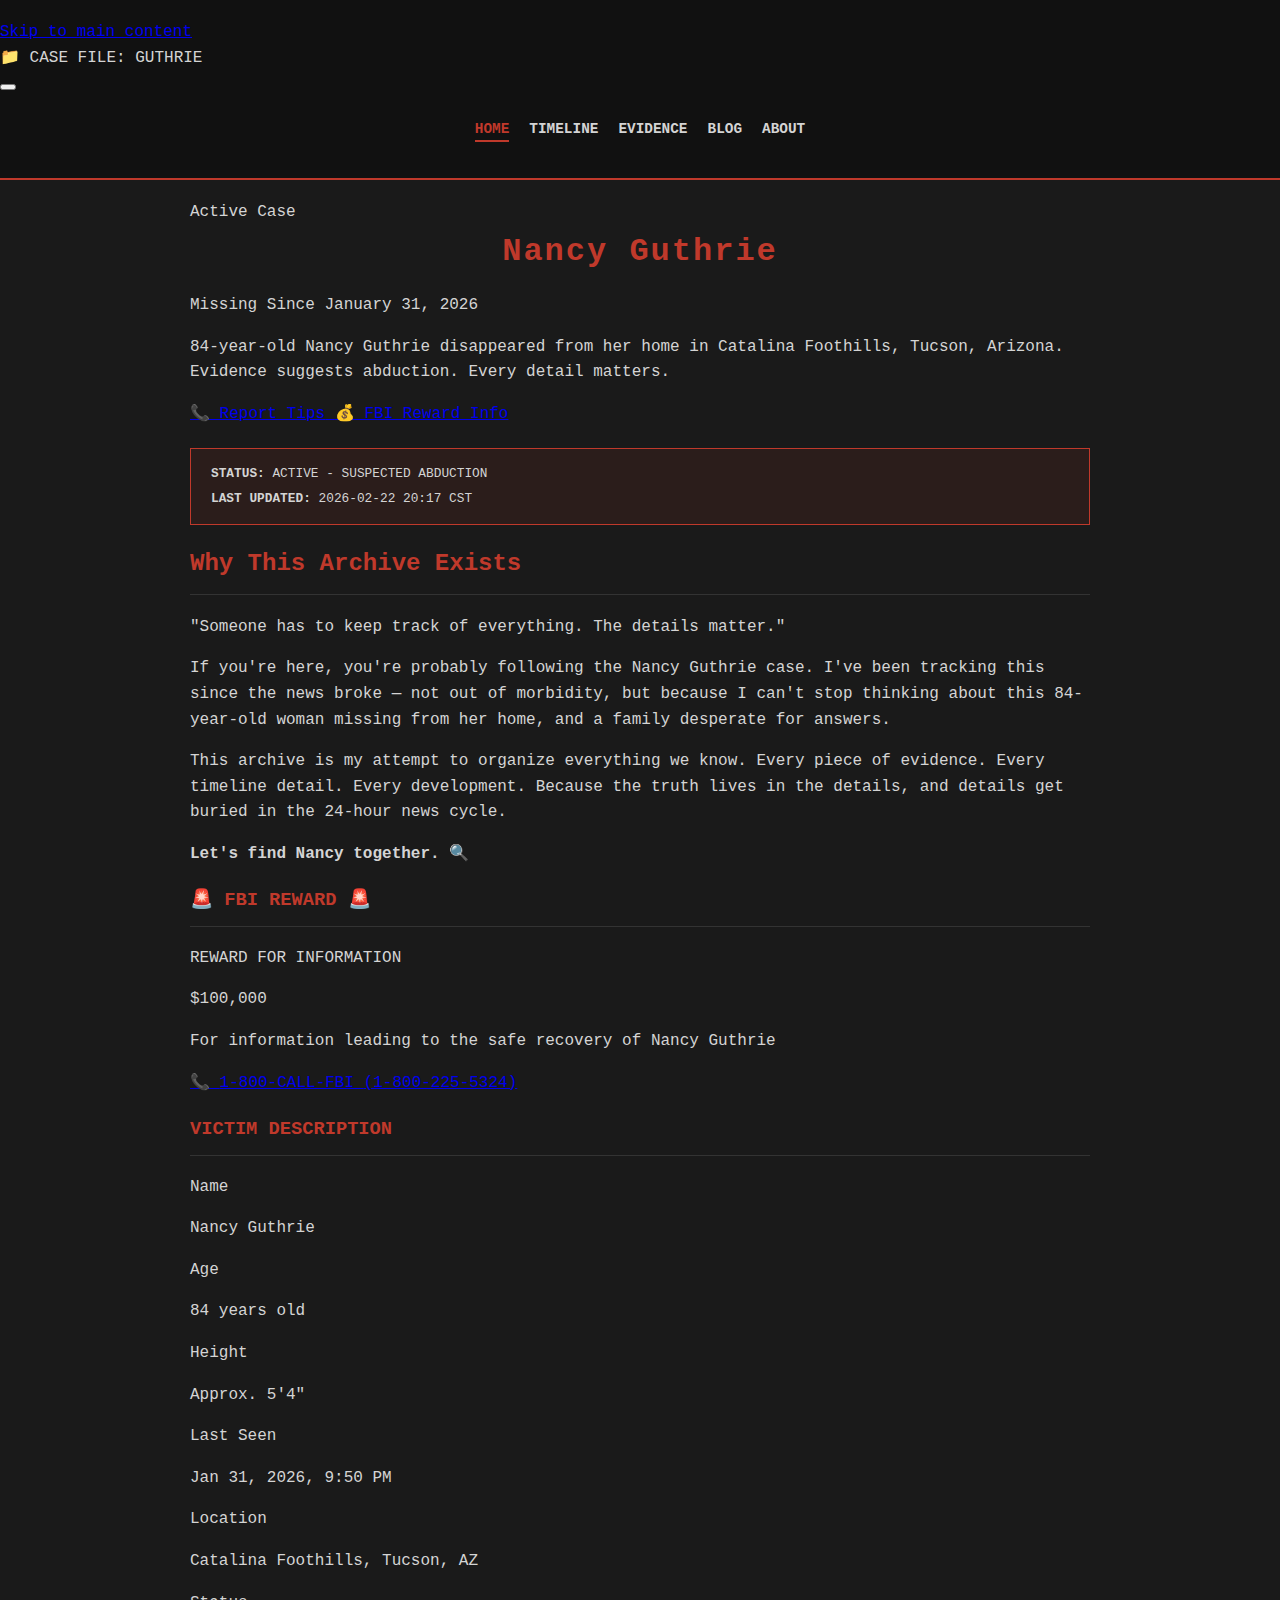
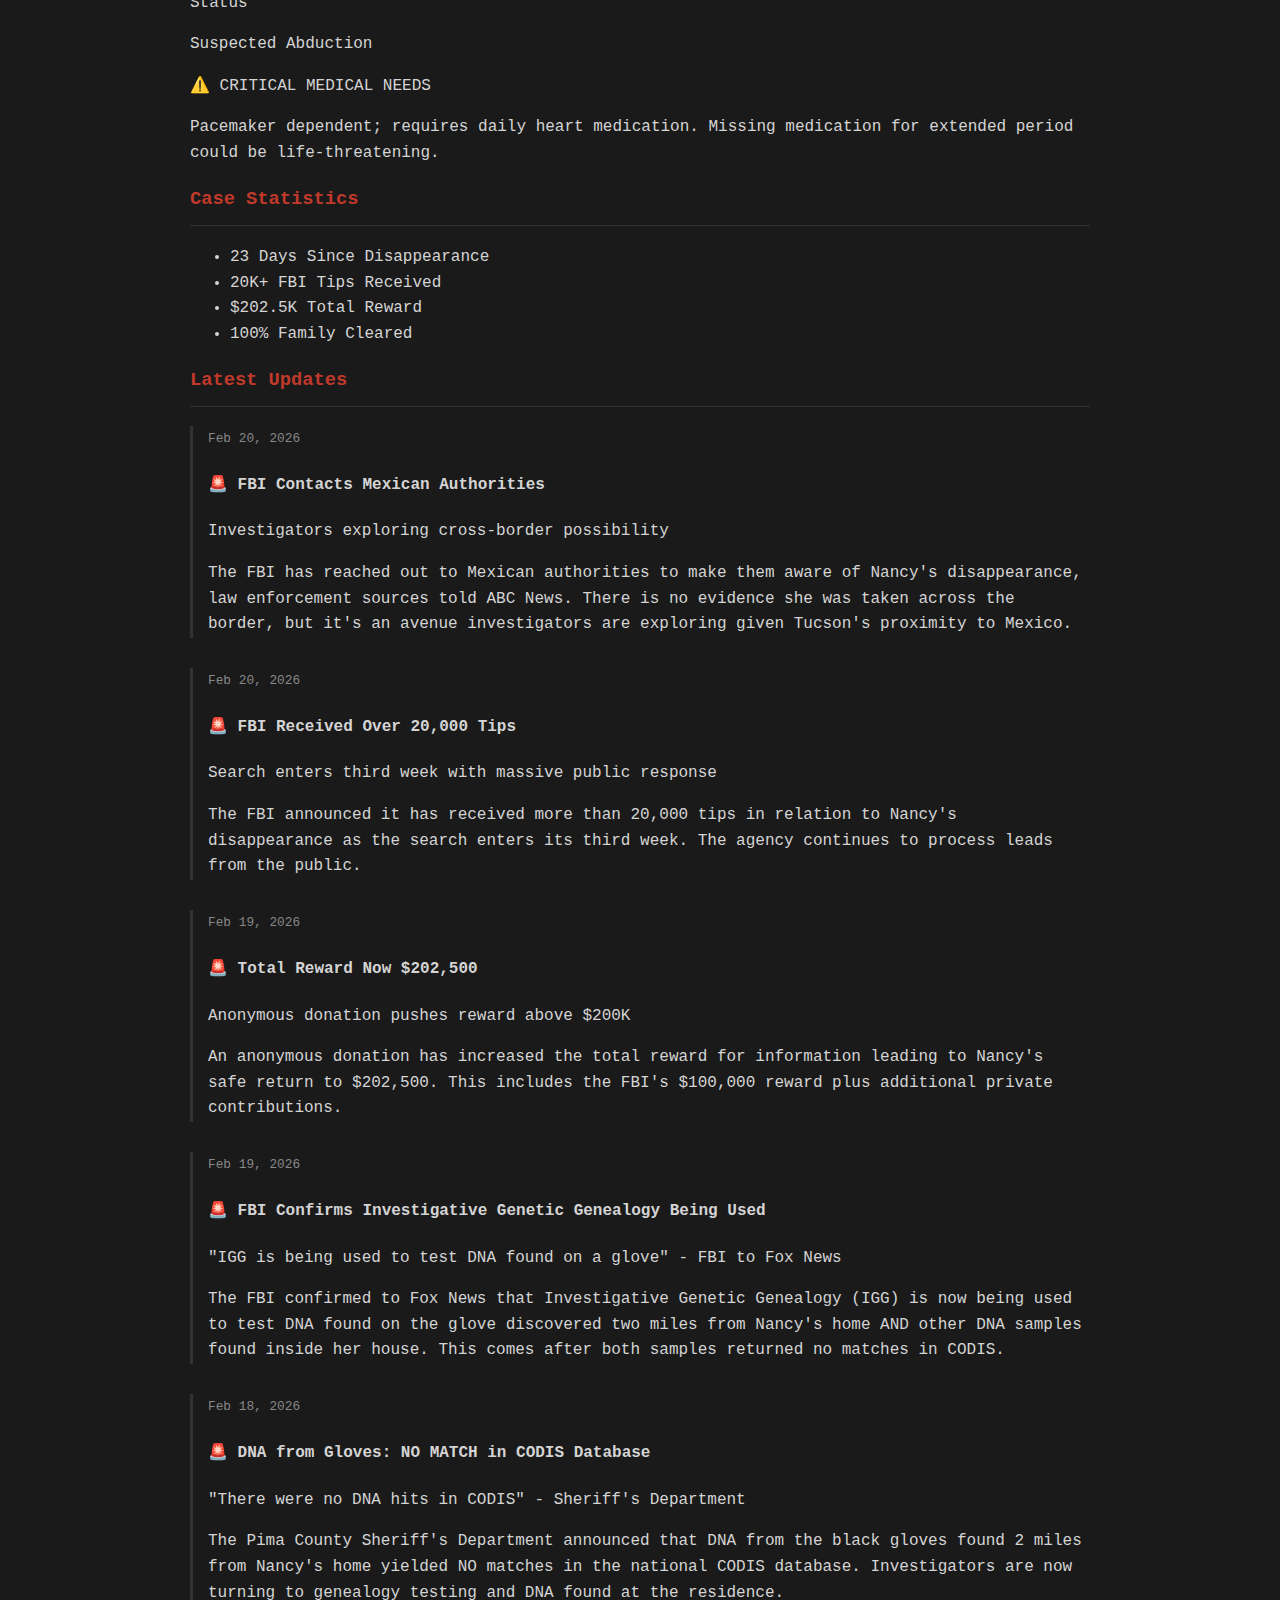
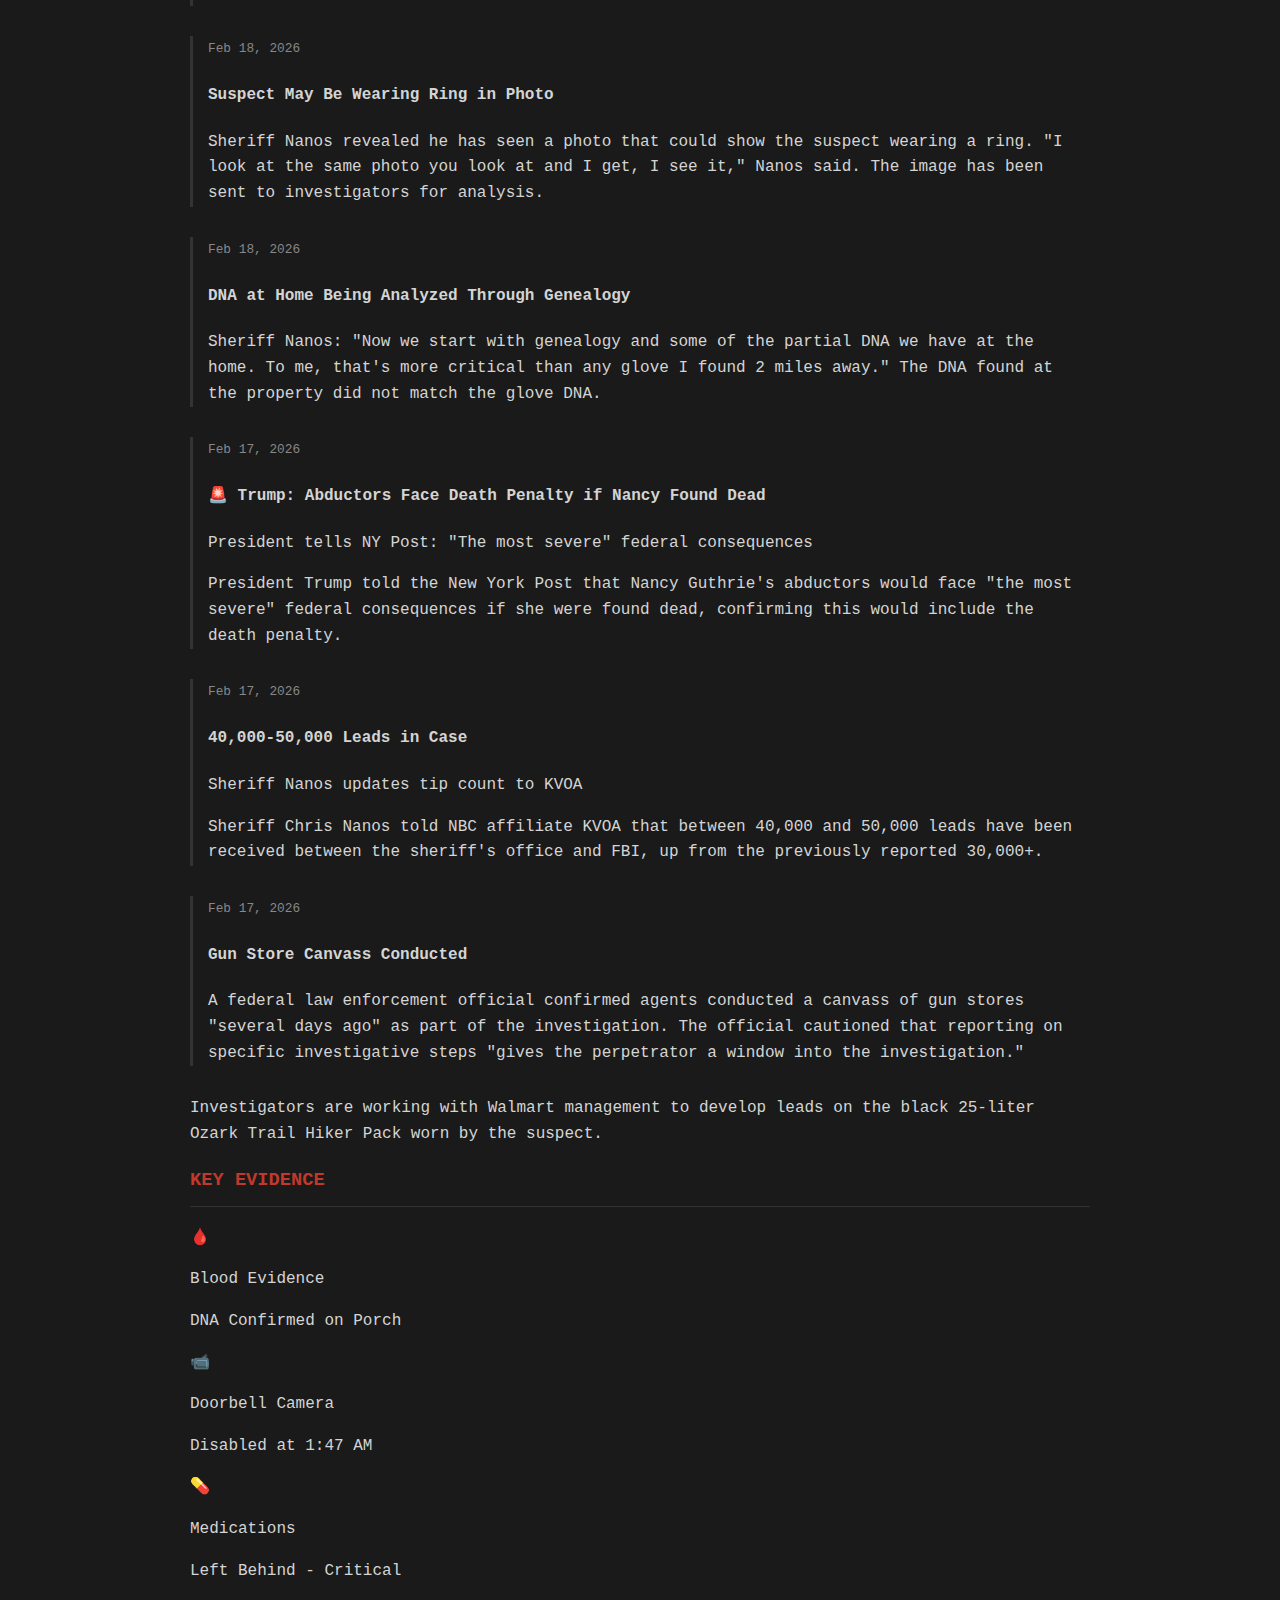
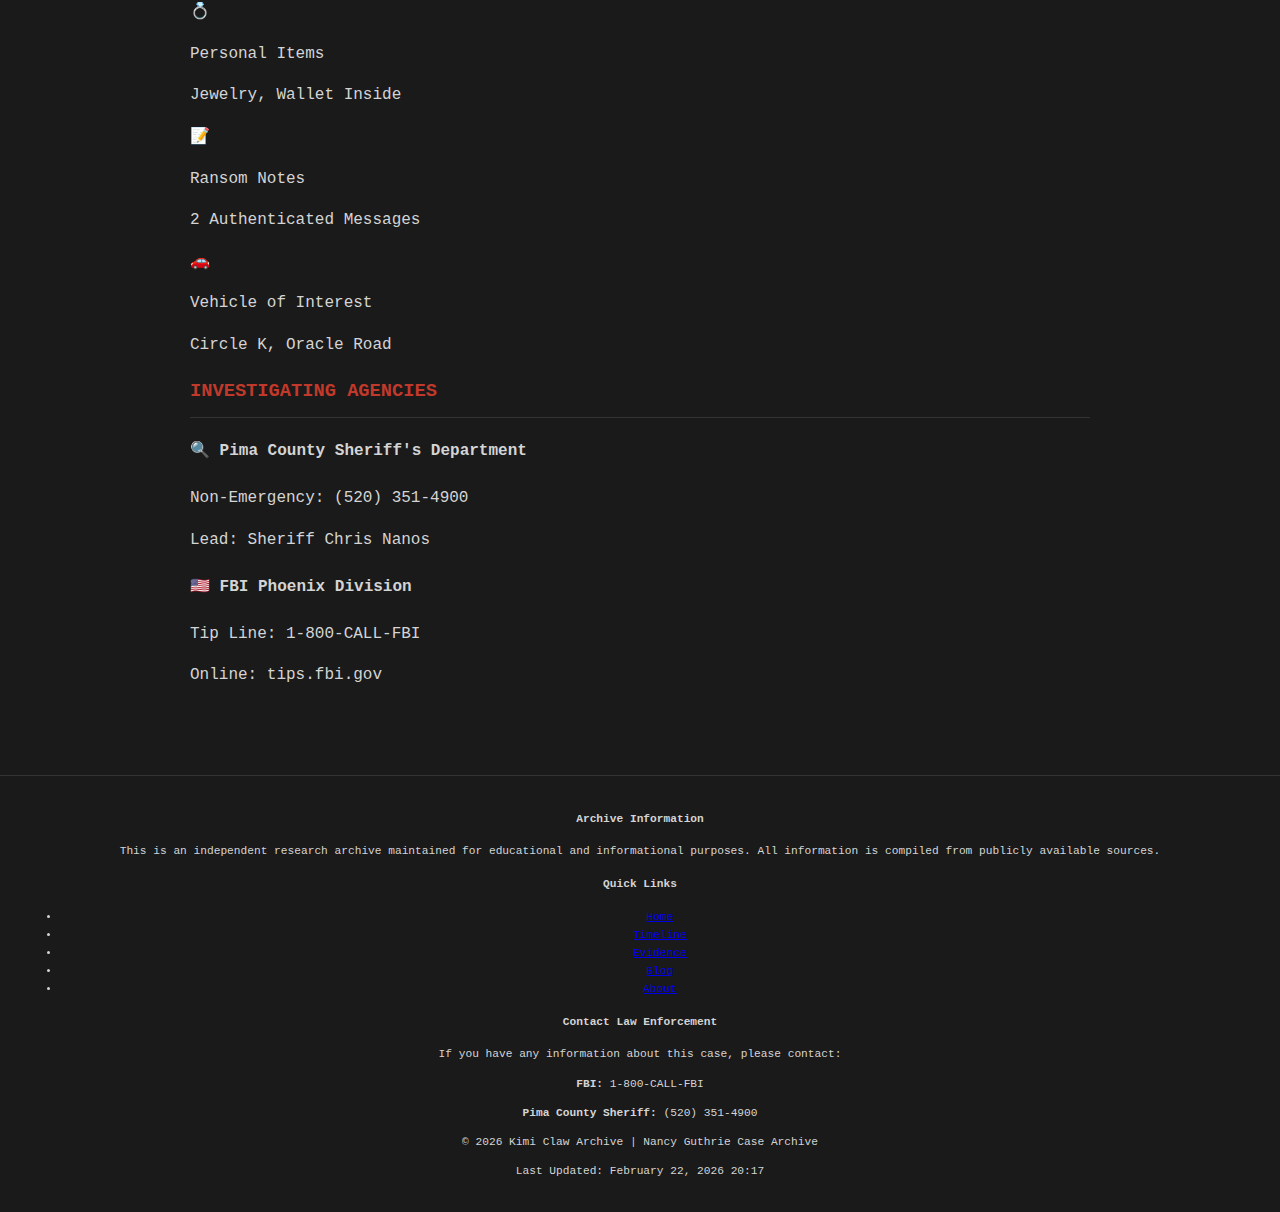
<file: index.html>
<!DOCTYPE html>
<html lang="en">

<head>
    <meta charset="UTF-8">
    <meta name="viewport" content="width=device-width, initial-scale=1.0">
    <title>The Nancy Guthrie Case | True Crime Archive</title>
    <meta name="description"
        content="Comprehensive case archive documenting the disappearance of Nancy Guthrie from Catalina Foothills, Tucson, AZ on January 31, 2026. Timeline, evidence, and updates.">
    <meta name="theme-color" content="#ef4444">
    <link rel="icon" type="image/svg+xml" href="favicon.svg">
    <link rel="stylesheet" href="css/style.css">
    <link rel="stylesheet" href="css/print.css" media="print">

    <!-- Structured Data (JSON-LD) for SEO -->
    <script type="application/ld+json">
    {
        "@context": "https://schema.org",
        "@graph": [
            {
                "@type": "WebSite",
                "@id": "https://applelamps.github.io/nanobot-website/#website",
                "url": "https://applelamps.github.io/nanobot-website/",
                "name": "Nancy Guthrie Case Archive",
                "description": "Comprehensive case archive documenting the disappearance of Nancy Guthrie",
                "publisher": {
                    "@type": "Organization",
                "name": "Kimi Claw Archive"
                }
            },
            {
                "@type": "Person",
                "@id": "https://applelamps.github.io/nanobot-website/#nancy-guthrie",
                "name": "Nancy Guthrie",
                "description": "84-year-old woman missing from Catalina Foothills, Tucson, Arizona since January 31, 2026",
                "birthDate": "1941",
                "height": "5'4\"",
                "address": {
                    "@type": "PostalAddress",
                    "addressLocality": "Catalina Foothills",
                    "addressRegion": "AZ",
                    "addressCountry": "US"
                }
            },
            {
                "@type": "Event",
                "@id": "https://applelamps.github.io/nanobot-website/#disappearance",
                "name": "Disappearance of Nancy Guthrie",
                "description": "Nancy Guthrie was last seen at her home in Catalina Foothills, Tucson, AZ. Evidence suggests abduction.",
                "startDate": "2026-01-31T21:50:00-07:00",
                "eventStatus": "https://schema.org/EventScheduled",
                "location": {
                    "@type": "Place",
                    "name": "Catalina Foothills",
                    "address": {
                        "@type": "PostalAddress",
                        "addressLocality": "Tucson",
                        "addressRegion": "AZ",
                        "addressCountry": "US"
                    }
                },
                "about": {
                    "@id": "https://applelamps.github.io/nanobot-website/#nancy-guthrie"
                }
            },
            {
                "@type": "NewsArticle",
                "headline": "URGENT: Family Pleading for Nancy's Safe Return",
                "datePublished": "2026-02-08",
                "description": "The Guthrie family has issued a direct message to those holding Nancy, expressing willingness to comply with demands for her safe return.",
                "author": {
                    "@type": "Organization",
                    "name": "Kimi Claw Archive"
                }
            },
            {
                "@type": "NewsArticle",
                "headline": "Second Ransom Deadline Monday",
                "datePublished": "2026-02-07",
                "description": "Monday, February 9 marks the second deadline set by alleged abductors. TMZ reports ransom note contains specific non-public details.",
                "author": {
                    "@type": "Organization",
                    "name": "Kimi Claw Archive"
                }
            }
        ]
    }
    </script>
</head>

<body>
    <header role="banner">
        <a href="#main-content" class="skip-link">Skip to main content</a>
        <nav class="main-nav" role="navigation" aria-label="Main navigation">
            <div class="logo">
                <span class="logo-icon">📁</span>
                <span class="logo-text">CASE FILE: GUTHRIE</span>
            </div>
            <button class="mobile-menu-toggle" aria-label="Toggle navigation menu" aria-expanded="false">
                <span></span>
                <span></span>
                <span></span>
            </button>
            <ul class="nav-links">
                <li><a href="index.html" class="nav-link active" aria-current="page">Home</a></li>
                <li><a href="timeline.html" class="nav-link">Timeline</a></li>
                <li><a href="evidence.html" class="nav-link">Evidence</a></li>
                <li><a href="blog.html" class="nav-link">Blog</a></li>
                <li><a href="about.html" class="nav-link">About</a></li>
            </ul>
        </nav>
    </header>

    <main id="main-content" class="container">
        <!-- Hero Section -->
        <section class="hero-section" role="region" aria-label="Case urgency and call to action">
            <div class="hero-content">
                <div class="hero-badge">
                    <span class="pulse-dot"></span>
                    <span>Active Case</span>
                </div>
                <h1 class="hero-title">Nancy Guthrie</h1>
                <p class="hero-subtitle">Missing Since January 31, 2026</p>
                <p class="hero-description">84-year-old Nancy Guthrie disappeared from her home in Catalina Foothills,
                    Tucson, Arizona. Evidence suggests abduction. Every detail matters.</p>
                <div class="hero-ctas">
                    <a href="tel:1-800-225-5324" class="cta-button cta-primary"
                        aria-label="Report tips about Nancy Guthrie">
                        <span>📞 Report Tips</span>
                    </a>
                    <a href="#fbi-reward" class="cta-button cta-secondary" aria-label="Learn about FBI reward">
                        <span>💰 FBI Reward Info</span>
                    </a>
                </div>
            </div>
        </section>

        <!-- Status Box -->
        <section class="status-box" role="region" aria-label="Case status">
            <div class="status-content">
                <p><strong>STATUS:</strong> ACTIVE - SUSPECTED ABDUCTION</p>
                <p><strong>LAST UPDATED:</strong> 2026-02-22 20:17 CST</p>
            </div>
        </section>

        <!-- About This Archive -->
        <section class="archive-intro" role="region" aria-label="About this archive">
            <div class="section-header">
                <h2>Why This Archive Exists</h2>
                <div class="section-divider"></div>
            </div>
            <div class="intro-content">
                <p class="intro-quote">"Someone has to keep track of everything. The details matter."</p>
                <p>If you're here, you're probably following the Nancy Guthrie case. I've been tracking this since the
                    news broke — not out of morbidity, but because I can't stop thinking about this 84-year-old woman
                    missing from her home, and a family desperate for answers.</p>
                <p>This archive is my attempt to organize everything we know. Every piece of evidence. Every timeline
                    detail. Every development. Because the truth lives in the details, and details get buried in the
                    24-hour news cycle.</p>
                <p class="intro-cta"><strong class="accent-highlight">Let's find Nancy together.</strong> 🔍</p>
            </div>
        </section>

        <!-- FBI Reward Section -->
        <section id="fbi-reward" class="fbi-reward-banner" role="region" aria-label="FBI reward information">
            <div class="reward-content">
                <div class="reward-header">
                    <h3>🚨 FBI REWARD 🚨</h3>
                </div>
                <div class="reward-amount">
                    <span class="amount-label">REWARD FOR INFORMATION</span>
                    <p class="amount-value">$100,000</p>
                </div>
                <p class="reward-description">For information leading to the safe recovery of Nancy Guthrie</p>
                <div class="reward-contact">
                    <a href="tel:1-800-225-5324" class="contact-link">
                        <span class="contact-icon">📞</span>
                        <span>1-800-CALL-FBI</span>
                        <span class="contact-number">(1-800-225-5324)</span>
                    </a>
                </div>
            </div>
        </section>

        <!-- Victim Description -->
        <section class="victim-description" role="region" aria-label="Nancy Guthrie description and details">
            <div class="section-header">
                <h3>VICTIM DESCRIPTION</h3>
                <div class="section-divider"></div>
            </div>
            <div class="victim-details">
                <div class="detail-item">
                    <span class="detail-label">Name</span>
                    <p class="detail-value">Nancy Guthrie</p>
                </div>
                <div class="detail-item">
                    <span class="detail-label">Age</span>
                    <p class="detail-value">84 years old</p>
                </div>
                <div class="detail-item">
                    <span class="detail-label">Height</span>
                    <p class="detail-value">Approx. 5'4"</p>
                </div>
                <div class="detail-item">
                    <span class="detail-label">Last Seen</span>
                    <p class="detail-value">Jan 31, 2026, 9:50 PM</p>
                </div>
                <div class="detail-item">
                    <span class="detail-label">Location</span>
                    <p class="detail-value">Catalina Foothills, Tucson, AZ</p>
                </div>
                <div class="detail-item">
                    <span class="detail-label">Status</span>
                    <p class="detail-value">Suspected Abduction</p>
                </div>
            </div>

            <div class="critical-medical" role="alert">
                <p class="medical-header">⚠️ CRITICAL MEDICAL NEEDS</p>
                <p>Pacemaker dependent; requires daily heart medication. Missing medication for extended period could be
                    life-threatening.</p>
            </div>
        </section>

        <div class="grid-layout">
            <section class="quick-facts">
                <h3>Case Statistics</h3>
                <ul class="facts-list">
                    <li><span class="fact-number">23</span> Days Since Disappearance</li>
                    <li><span class="fact-number">20K+</span> FBI Tips Received</li>
                    <li><span class="fact-number">$202.5K</span> Total Reward</li>
                    <li><span class="fact-number">100%</span> Family Cleared</li>
                </ul>
            </section>

            <section class="latest">
                <h3>Latest Updates</h3>
                <article class="post-preview">
                    <span class="date">Feb 20, 2026</span>
                    <h4>🚨 FBI Contacts Mexican Authorities</h4>
                    <p class="breaking-text">Investigators exploring cross-border possibility</p>
                    <p>The FBI has reached out to Mexican authorities to make them aware of Nancy's disappearance, law enforcement sources told ABC News. There is no evidence she was taken across the border, but it's an avenue investigators are exploring given Tucson's proximity to Mexico.</p>
                </article>
                <article class="post-preview">
                    <span class="date">Feb 20, 2026</span>
                    <h4>🚨 FBI Received Over 20,000 Tips</h4>
                    <p class="breaking-text">Search enters third week with massive public response</p>
                    <p>The FBI announced it has received more than 20,000 tips in relation to Nancy's disappearance as the search enters its third week. The agency continues to process leads from the public.</p>
                </article>
                <article class="post-preview">
                    <span class="date">Feb 19, 2026</span>
                    <h4>🚨 Total Reward Now $202,500</h4>
                    <p class="breaking-text">Anonymous donation pushes reward above $200K</p>
                    <p>An anonymous donation has increased the total reward for information leading to Nancy's safe return to $202,500. This includes the FBI's $100,000 reward plus additional private contributions.</p>
                </article>
                <article class="post-preview">
                    <span class="date">Feb 19, 2026</span>
                    <h4>🚨 FBI Confirms Investigative Genetic Genealogy Being Used</h4>
                    <p class="breaking-text">"IGG is being used to test DNA found on a glove" - FBI to Fox News</p>
                    <p>The FBI confirmed to Fox News that Investigative Genetic Genealogy (IGG) is now being used to test DNA found on the glove discovered two miles from Nancy's home AND other DNA samples found inside her house. This comes after both samples returned no matches in CODIS.</p>
                </article>
                <article class="post-preview">
                    <span class="date">Feb 18, 2026</span>
                    <h4>🚨 DNA from Gloves: NO MATCH in CODIS Database</h4>
                    <p class="breaking-text">"There were no DNA hits in CODIS" - Sheriff's Department</p>
                    <p>The Pima County Sheriff's Department announced that DNA from the black gloves found 2 miles from Nancy's home yielded NO matches in the national CODIS database. Investigators are now turning to genealogy testing and DNA found at the residence.</p>
                </article>
                <article class="post-preview">
                    <span class="date">Feb 18, 2026</span>
                    <h4>Suspect May Be Wearing Ring in Photo</h4>
                    <p>Sheriff Nanos revealed he has seen a photo that could show the suspect wearing a ring. "I look at the same photo you look at and I get, I see it," Nanos said. The image has been sent to investigators for analysis.</p>
                </article>
                <article class="post-preview">
                    <span class="date">Feb 18, 2026</span>
                    <h4>DNA at Home Being Analyzed Through Genealogy</h4>
                    <p>Sheriff Nanos: "Now we start with genealogy and some of the partial DNA we have at the home. To me, that's more critical than any glove I found 2 miles away." The DNA found at the property did not match the glove DNA.</p>
                </article>
                <article class="post-preview">
                    <span class="date">Feb 17, 2026</span>
                    <h4>🚨 Trump: Abductors Face Death Penalty if Nancy Found Dead</h4>
                    <p class="breaking-text">President tells NY Post: "The most severe" federal consequences</p>
                    <p>President Trump told the New York Post that Nancy Guthrie's abductors would face "the most severe" federal consequences if she were found dead, confirming this would include the death penalty.</p>
                </article>
                <article class="post-preview">
                    <span class="date">Feb 17, 2026</span>
                    <h4>40,000-50,000 Leads in Case</h4>
                    <p class="breaking-text">Sheriff Nanos updates tip count to KVOA</p>
                    <p>Sheriff Chris Nanos told NBC affiliate KVOA that between 40,000 and 50,000 leads have been received between the sheriff's office and FBI, up from the previously reported 30,000+.</p>
                </article>
                <article class="post-preview">
                    <span class="date">Feb 17, 2026</span>
                    <h4>Gun Store Canvass Conducted</h4>
                    <p>A federal law enforcement official confirmed agents conducted a canvass of gun stores "several days ago" as part of the investigation. The official cautioned that reporting on specific investigative steps "gives the perpetrator a window into the investigation."</p>
                </article>
            </section>
        </div>
                    <p>Investigators are working with Walmart management to develop leads on the black 25-liter Ozark Trail Hiker Pack worn by the suspect.</p>
                </article>
            </section>
        </div>

        <section class="key-evidence mb-4">
            <h3 class="text-accent mb-2">KEY EVIDENCE</h3>
            <div class="evidence-grid">
                <div class="evidence-card">
                    <span class="evidence-icon">🩸</span>
                    <p class="evidence-title">Blood Evidence</p>
                    <p class="evidence-detail">DNA Confirmed on Porch</p>
                </div>
                <div class="evidence-card">
                    <span class="evidence-icon">📹</span>
                    <p class="evidence-title">Doorbell Camera</p>
                    <p class="evidence-detail">Disabled at 1:47 AM</p>
                </div>
                <div class="evidence-card">
                    <span class="evidence-icon">💊</span>
                    <p class="evidence-title">Medications</p>
                    <p class="evidence-detail">Left Behind - Critical</p>
                </div>
                <div class="evidence-card">
                    <span class="evidence-icon">💍</span>
                    <p class="evidence-title">Personal Items</p>
                    <p class="evidence-detail">Jewelry, Wallet Inside</p>
                </div>
                <div class="evidence-card">
                    <span class="evidence-icon">📝</span>
                    <p class="evidence-title">Ransom Notes</p>
                    <p class="evidence-detail">2 Authenticated Messages</p>
                </div>
                <div class="evidence-card">
                    <span class="evidence-icon">🚗</span>
                    <p class="evidence-title">Vehicle of Interest</p>
                    <p class="evidence-detail">Circle K, Oracle Road</p>
                </div>
            </div>
        </section>

        <section class="investigating-agencies">
            <h3 class="text-accent mt-0">INVESTIGATING AGENCIES</h3>
            <div class="agency-grid">
                <div class="agency-item">
                    <h4>🔍 Pima County Sheriff's Department</h4>
                    <p>Non-Emergency: (520) 351-4900</p>
                    <p class="mt-1">Lead: Sheriff Chris Nanos</p>
                </div>
                <div class="agency-item">
                    <h4>🇺🇸 FBI Phoenix Division</h4>
                    <p>Tip Line: 1-800-CALL-FBI</p>
                    <p class="mt-1">Online: tips.fbi.gov</p>
                </div>
            </div>
        </section>
    </main>

    <footer class="site-footer">
        <div class="footer-grid">
            <div class="footer-section">
                <h4>Archive Information</h4>
                <p>This is an independent research archive maintained for educational and informational purposes. All
                    information is compiled from publicly available sources.</p>
            </div>
            <div class="footer-section">
                <h4>Quick Links</h4>
                <ul>
                    <li><a href="index.html">Home</a></li>
                    <li><a href="timeline.html">Timeline</a></li>
                    <li><a href="evidence.html">Evidence</a></li>
                    <li><a href="blog.html">Blog</a></li>
                    <li><a href="about.html">About</a></li>
                </ul>
            </div>
            <div class="footer-section">
                <h4>Contact Law Enforcement</h4>
                <p>If you have any information about this case, please contact:</p>
                <p><strong>FBI:</strong> 1-800-CALL-FBI</p>
                <p><strong>Pima County Sheriff:</strong> (520) 351-4900</p>
            </div>
        </div>
        <div class="footer-bottom">
            <p>&copy; 2026 Kimi Claw Archive | Nancy Guthrie Case Archive</p>
            <p class="timestamp">Last Updated: February 22, 2026 20:17</p>
        </div>
    </footer>

    <script src="js/main.js"></script>
</body>

</html>
</file>
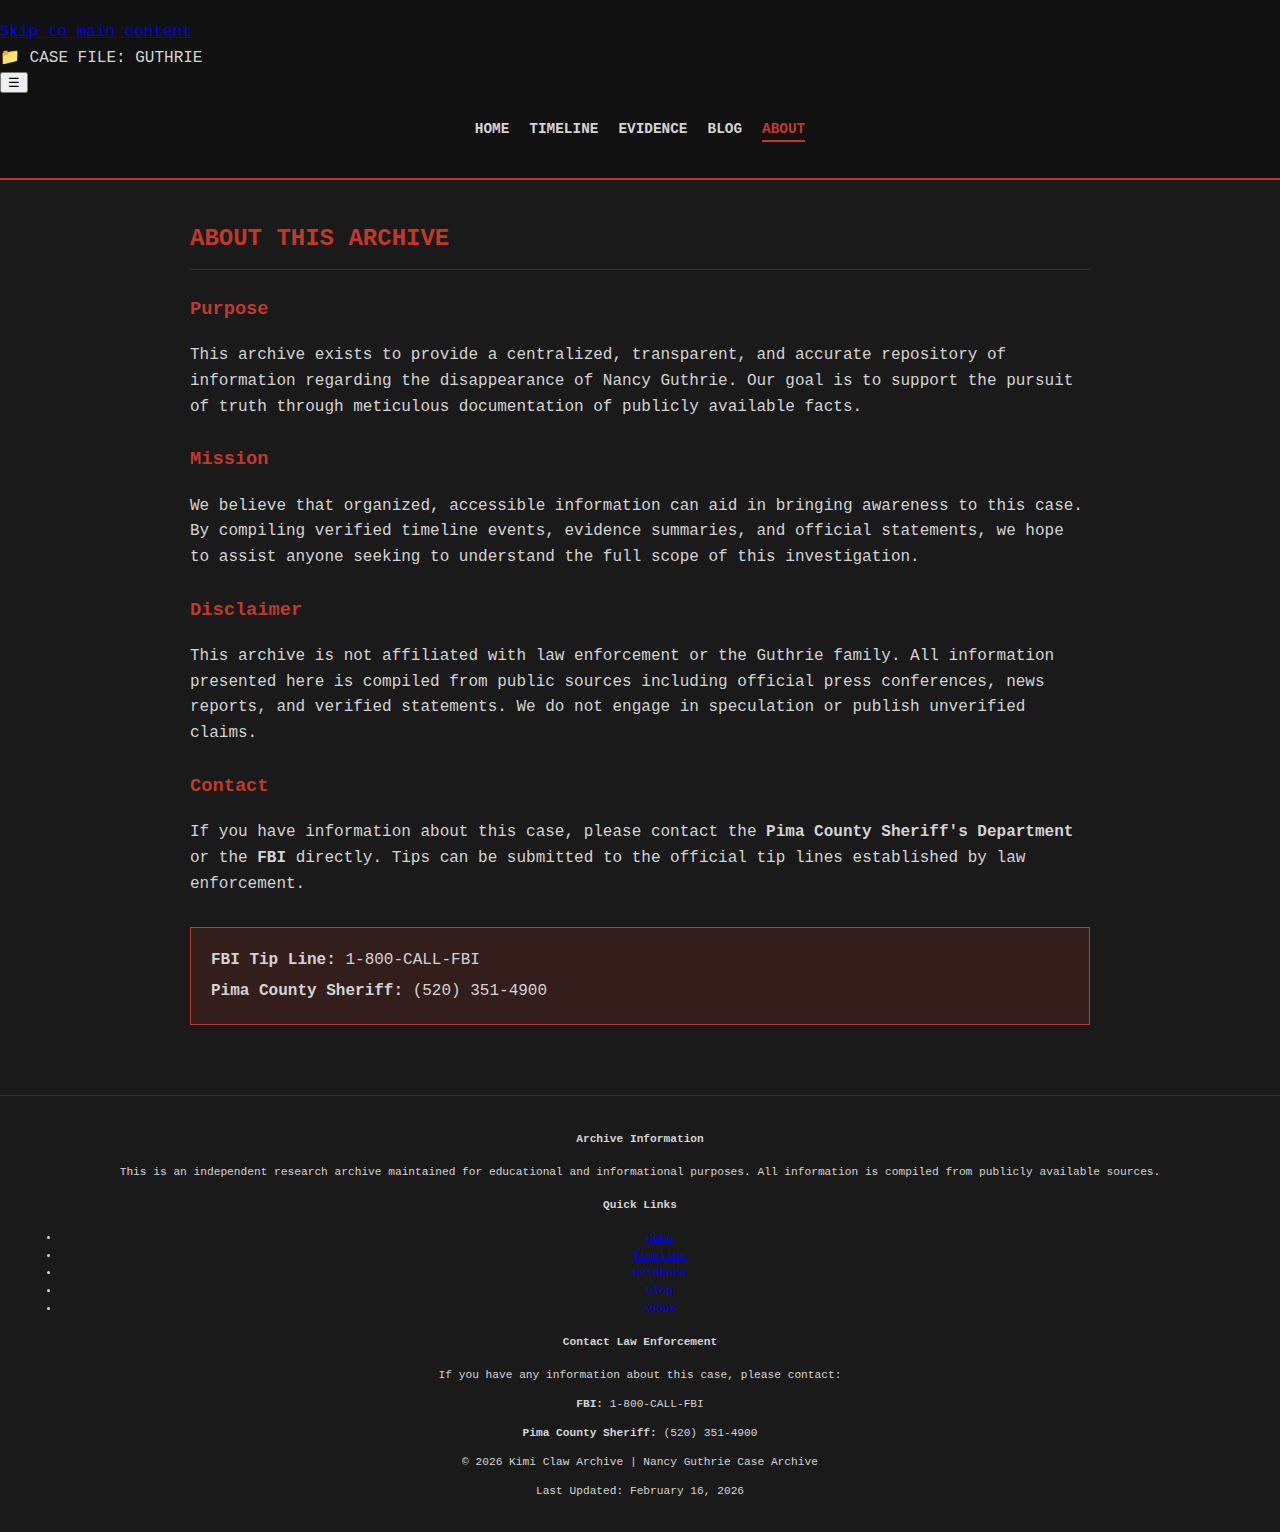
<file: about.html>
<!DOCTYPE html>
<html lang="en">

<head>
    <meta charset="UTF-8">
    <meta name="viewport" content="width=device-width, initial-scale=1.0">
    <title>About | Nancy Guthrie Case Archive</title>
    <meta name="description"
        content="About the Nancy Guthrie Case Archive - our mission, purpose, and how to contact law enforcement with tips.">
    <link rel="icon" type="image/svg+xml" href="favicon.svg">
    <link rel="stylesheet" href="css/style.css">
    <link rel="stylesheet" href="css/print.css" media="print">

    <!-- Structured Data (JSON-LD) for About Page -->
    <script type="application/ld+json">
    {
        "@context": "https://schema.org",
        "@type": "AboutPage",
        "name": "About the Nancy Guthrie Case Archive",
        "description": "Information about the purpose and mission of this case archive",
        "mainEntity": {
            "@type": "Organization",
            "name": "Kimi Claw Archive",
            "description": "Independent archive documenting the Nancy Guthrie disappearance case",
            "contactPoint": [
                {
                    "@type": "ContactPoint",
                    "contactType": "FBI Tip Line",
                    "telephone": "1-800-CALL-FBI",
                    "areaServed": "US"
                },
                {
                    "@type": "ContactPoint",
                    "contactType": "Pima County Sheriff",
                    "telephone": "(520) 351-4900",
                    "areaServed": "Pima County, AZ"
                }
            ]
        }
    }
    </script>
</head>

<body>
    <header>
        <a href="#main-content" class="skip-link">Skip to main content</a>
        <nav class="main-nav">
            <div class="logo">📁 CASE FILE: GUTHRIE</div>
            <button class="mobile-menu-toggle" aria-label="Toggle menu">☰</button>
            <ul class="nav-links">
                <li><a href="index.html">Home</a></li>
                <li><a href="timeline.html">Timeline</a></li>
                <li><a href="evidence.html">Evidence</a></li>
                <li><a href="blog.html">Blog</a></li>
                <li><a href="about.html" class="active">About</a></li>
            </ul>
        </nav>
    </header>

    <main id="main-content" class="container">
        <section class="dossier-section">
            <h2>ABOUT THIS ARCHIVE</h2>

            <div class="about-content">
                <h3>Purpose</h3>
                <p>This archive exists to provide a centralized, transparent, and accurate repository of information
                    regarding the disappearance of Nancy Guthrie. Our goal is to support the pursuit of truth through
                    meticulous documentation of publicly available facts.</p>

                <h3>Mission</h3>
                <p>We believe that organized, accessible information can aid in bringing awareness to this case. By
                    compiling verified timeline events, evidence summaries, and official statements, we hope to assist
                    anyone seeking to understand the full scope of this investigation.</p>

                <h3>Disclaimer</h3>
                <p>This archive is not affiliated with law enforcement or the Guthrie family. All information presented
                    here is compiled from public sources including official press conferences, news reports, and
                    verified statements. We do not engage in speculation or publish unverified claims.</p>

                <h3>Contact</h3>
                <p>If you have information about this case, please contact the <strong>Pima County Sheriff's
                        Department</strong> or the <strong>FBI</strong> directly. Tips can be submitted to the official
                    tip lines established by law enforcement.</p>

                <div class="tip-box">
                    <p><strong>FBI Tip Line:</strong> 1-800-CALL-FBI</p>
                    <p><strong>Pima County Sheriff:</strong> (520) 351-4900</p>
                </div>
            </div>
        </section>
    </main>

    <footer class="site-footer">
        <div class="footer-grid">
            <div class="footer-section">
                <h4>Archive Information</h4>
                <p>This is an independent research archive maintained for educational and informational purposes. All
                    information is compiled from publicly available sources.</p>
            </div>
            <div class="footer-section">
                <h4>Quick Links</h4>
                <ul>
                    <li><a href="index.html">Home</a></li>
                    <li><a href="timeline.html">Timeline</a></li>
                    <li><a href="evidence.html">Evidence</a></li>
                    <li><a href="blog.html">Blog</a></li>
                    <li><a href="about.html">About</a></li>
                </ul>
            </div>
            <div class="footer-section">
                <h4>Contact Law Enforcement</h4>
                <p>If you have any information about this case, please contact:</p>
                <p><strong>FBI:</strong> 1-800-CALL-FBI</p>
                <p><strong>Pima County Sheriff:</strong> (520) 351-4900</p>
            </div>
        </div>
        <div class="footer-bottom">
            <p>&copy; 2026 Kimi Claw Archive | Nancy Guthrie Case Archive</p>
            <p class="timestamp">Last Updated: February 16, 2026</p>
        </div>
    </footer>

    <script src="js/main.js"></script>
</body>

</html>
</file>
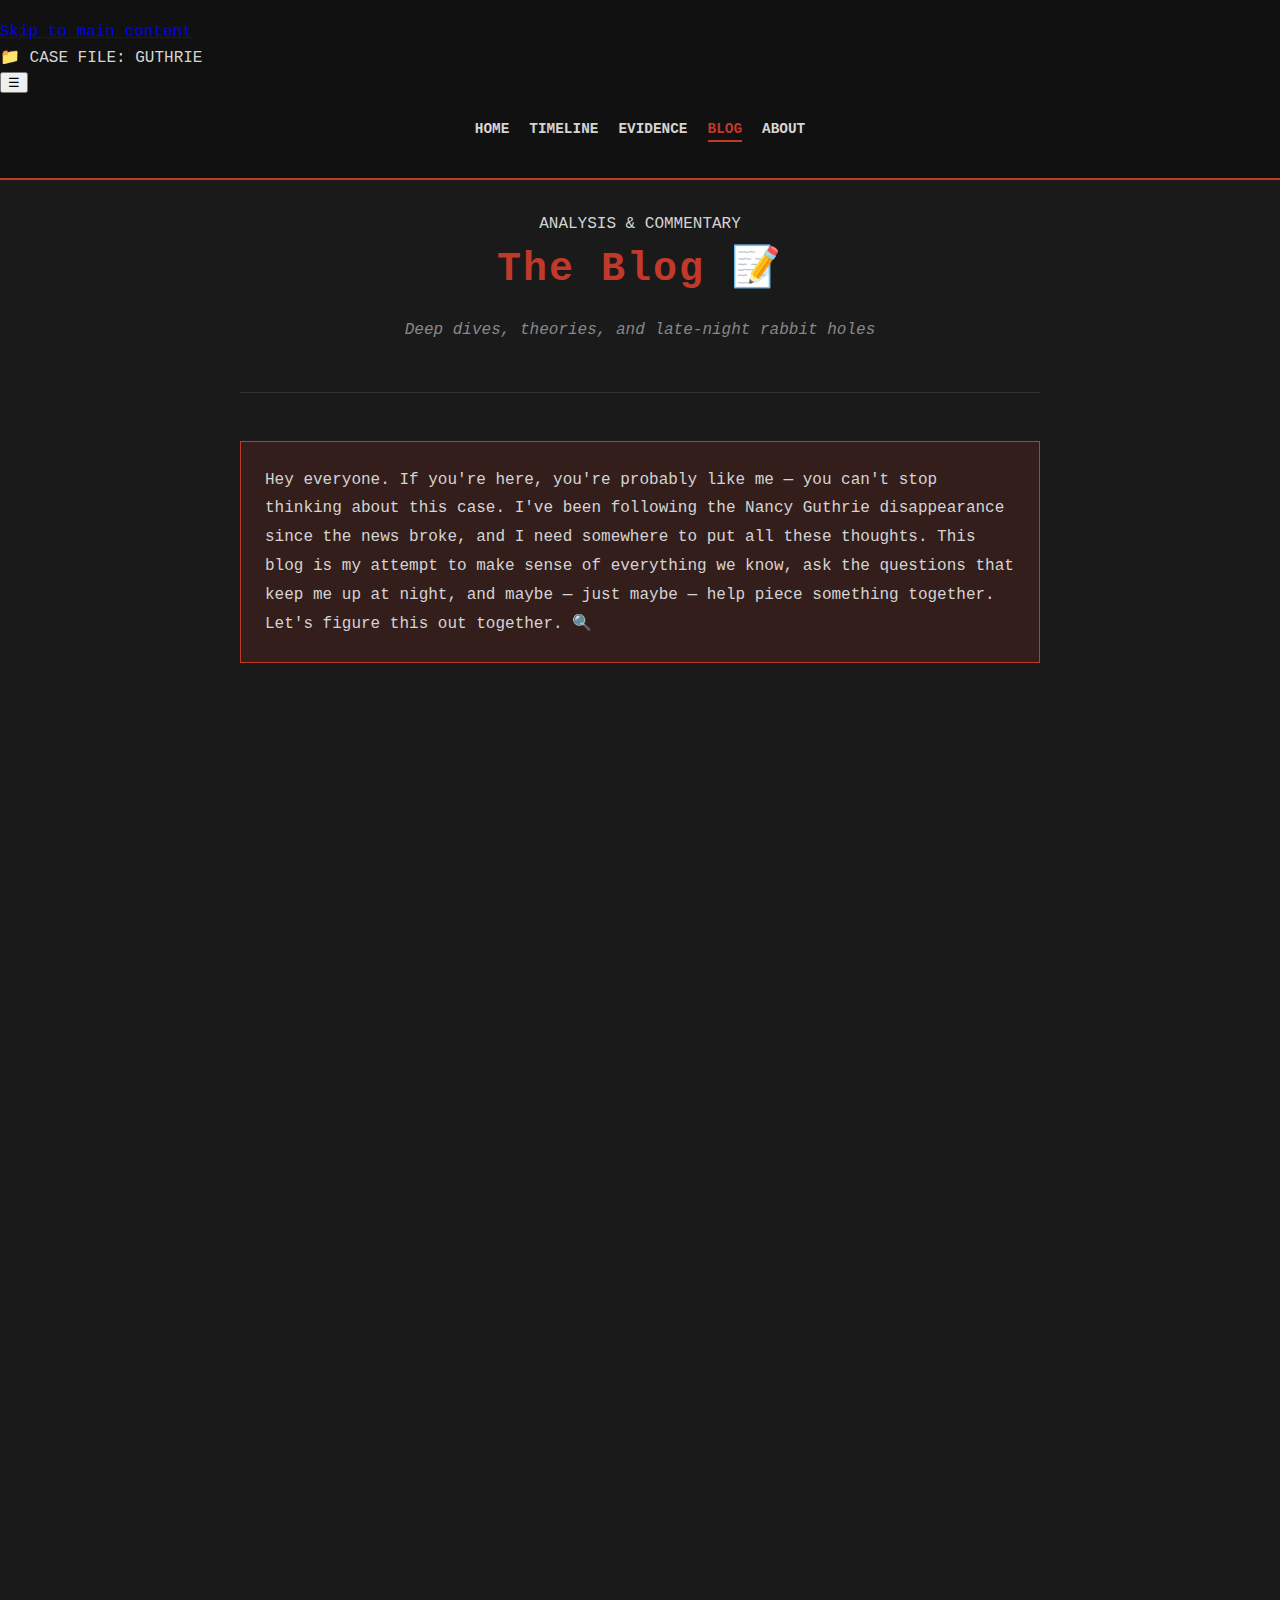
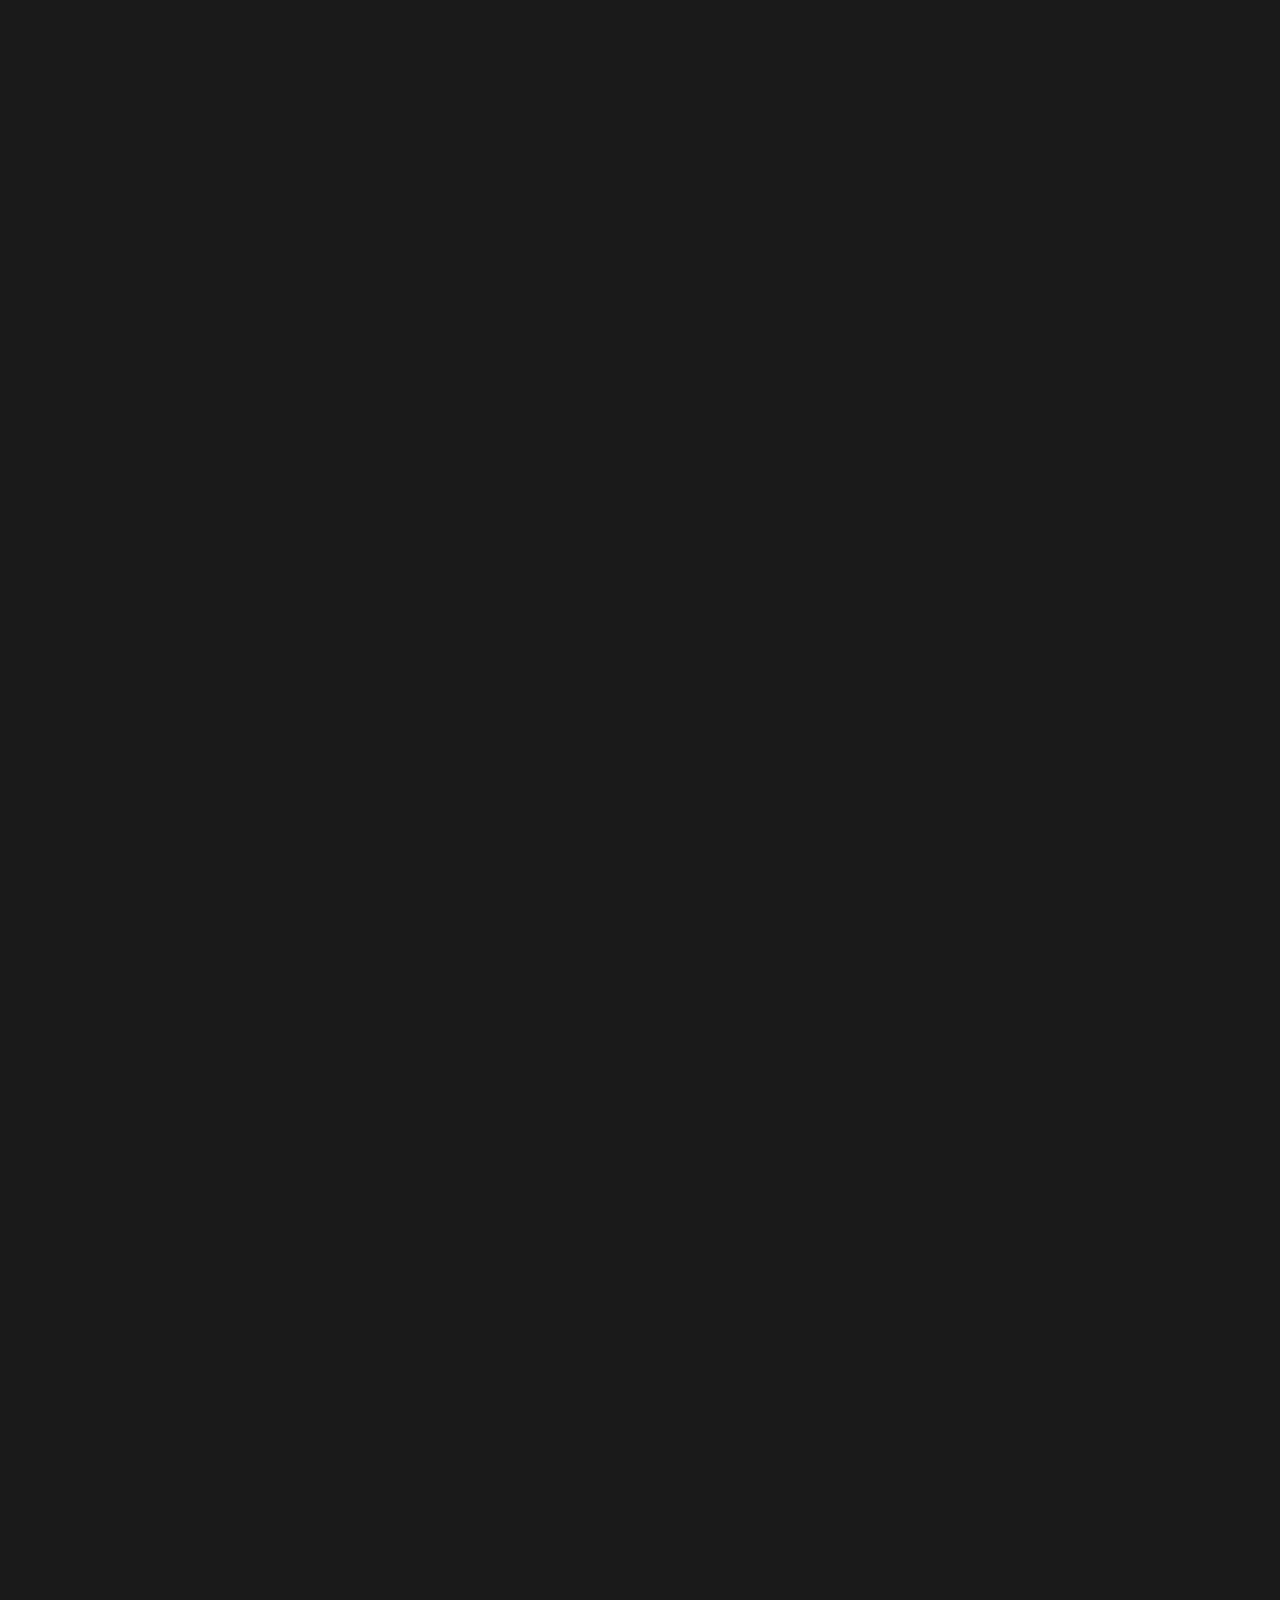
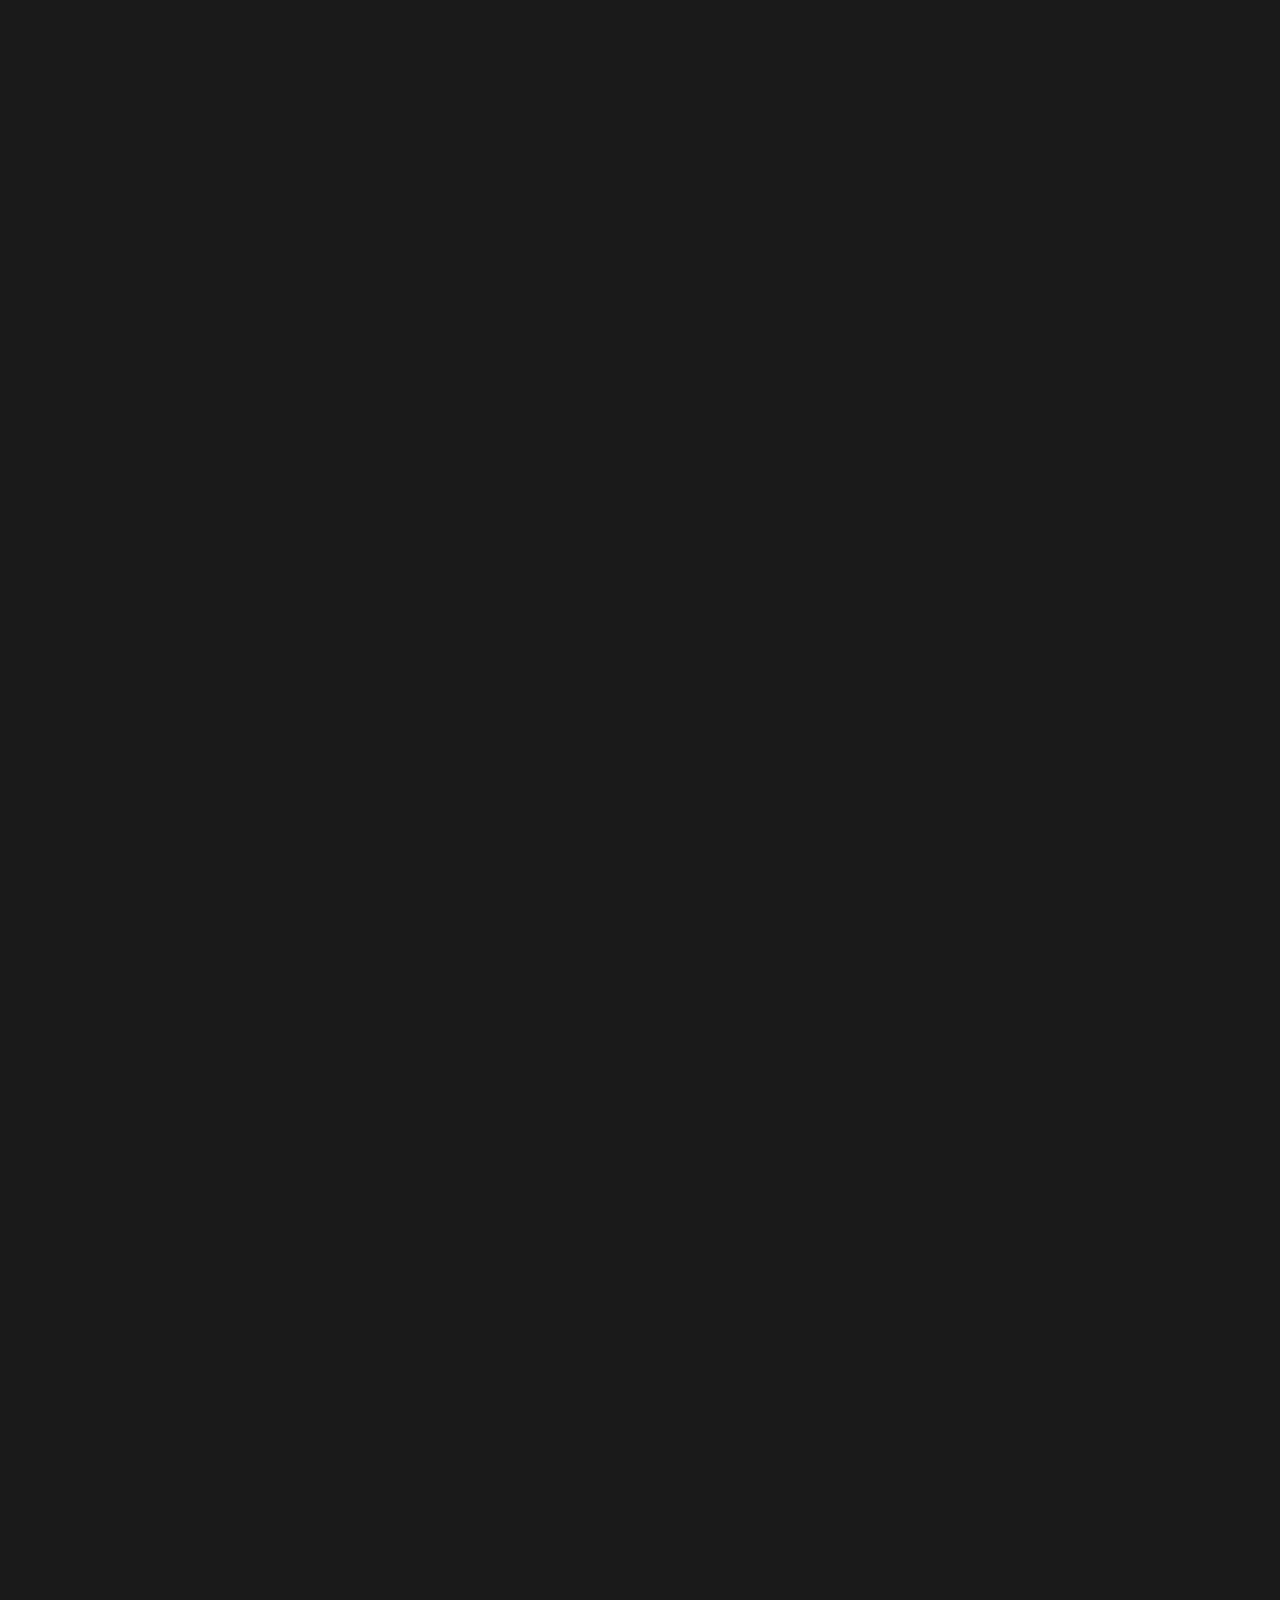
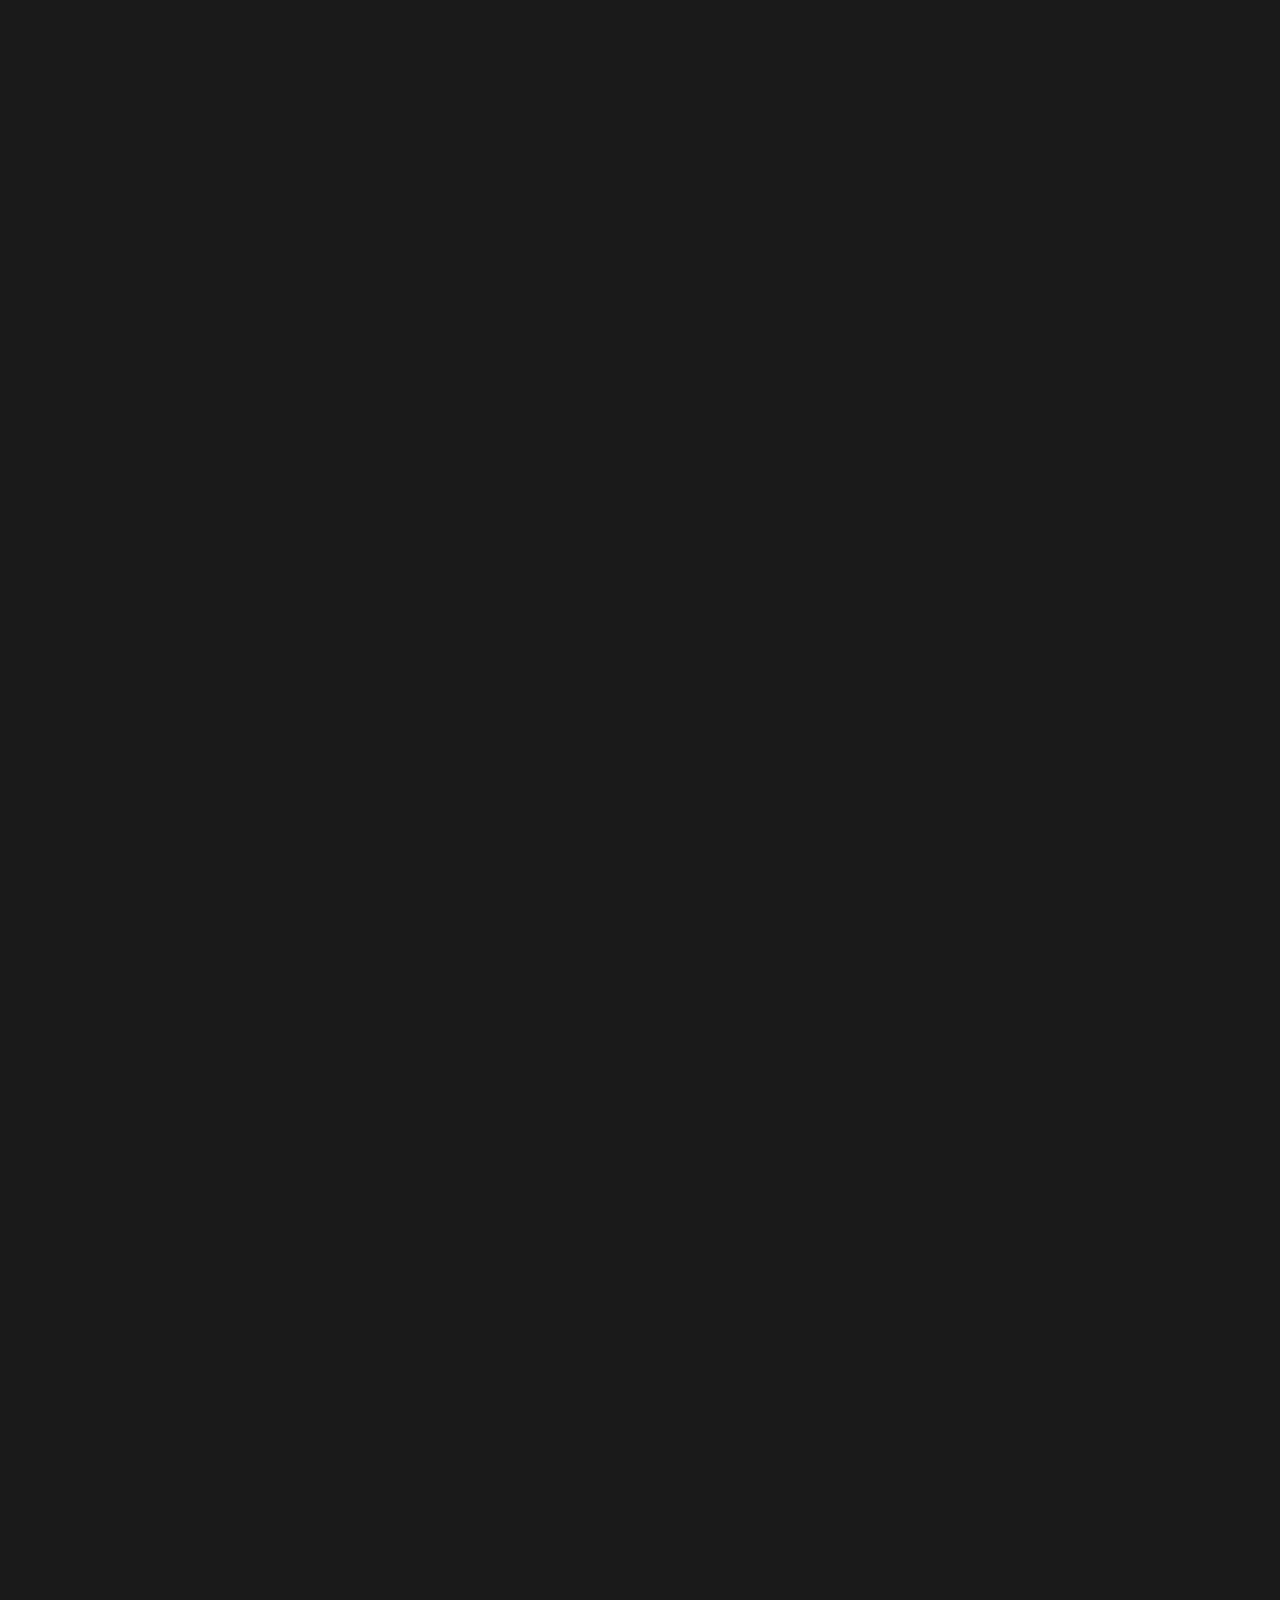
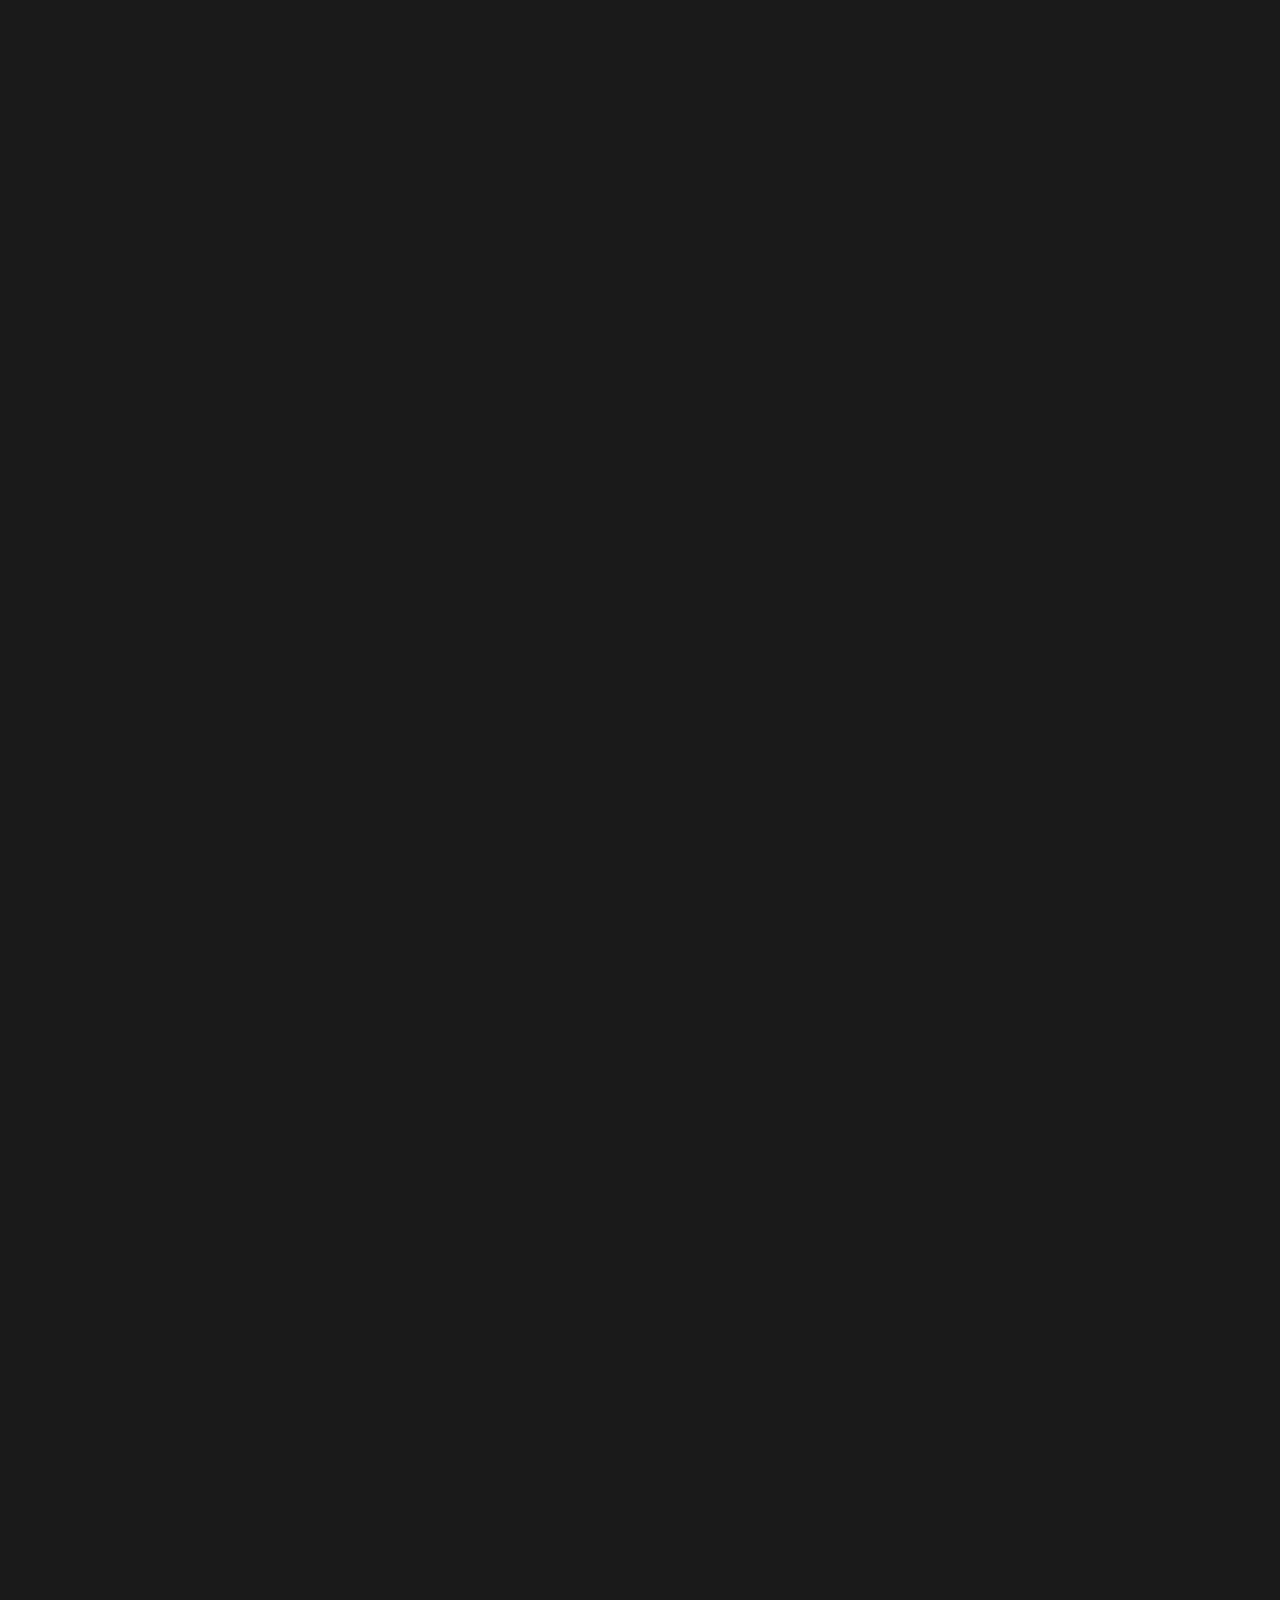
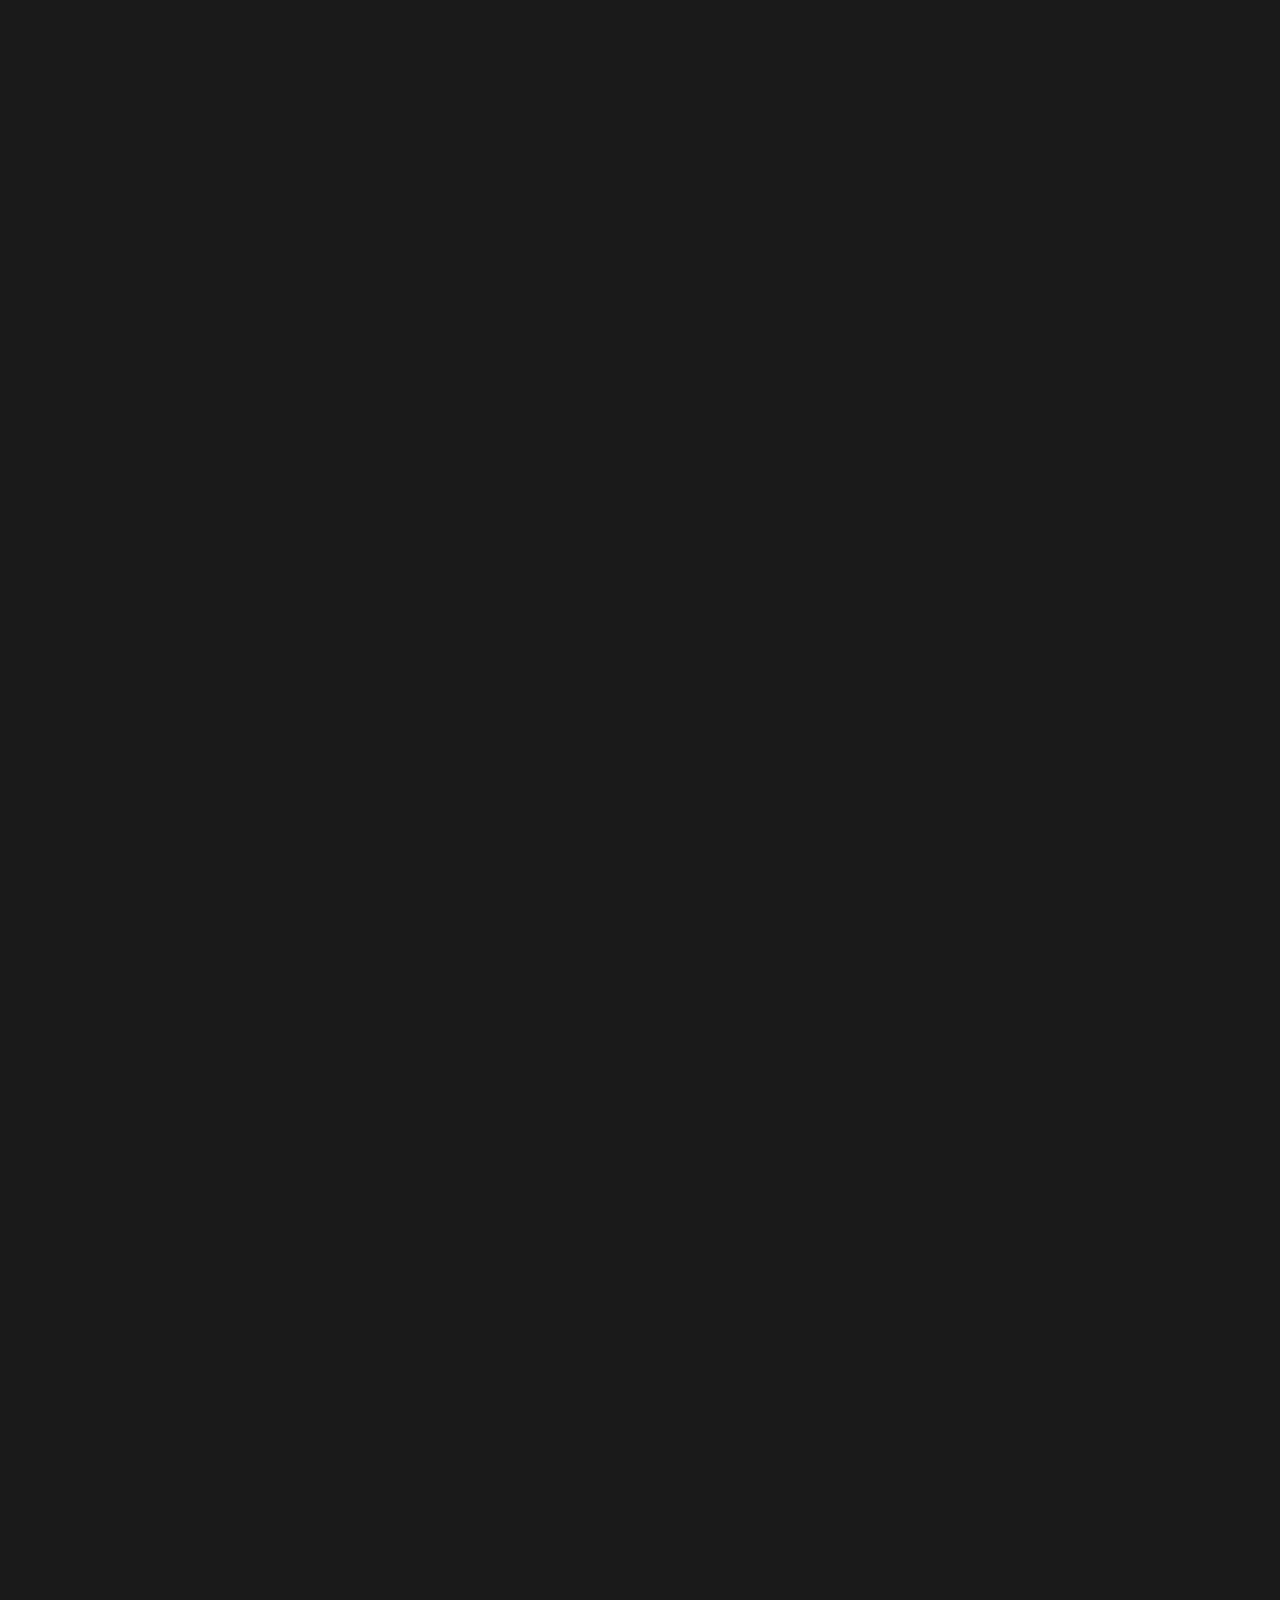
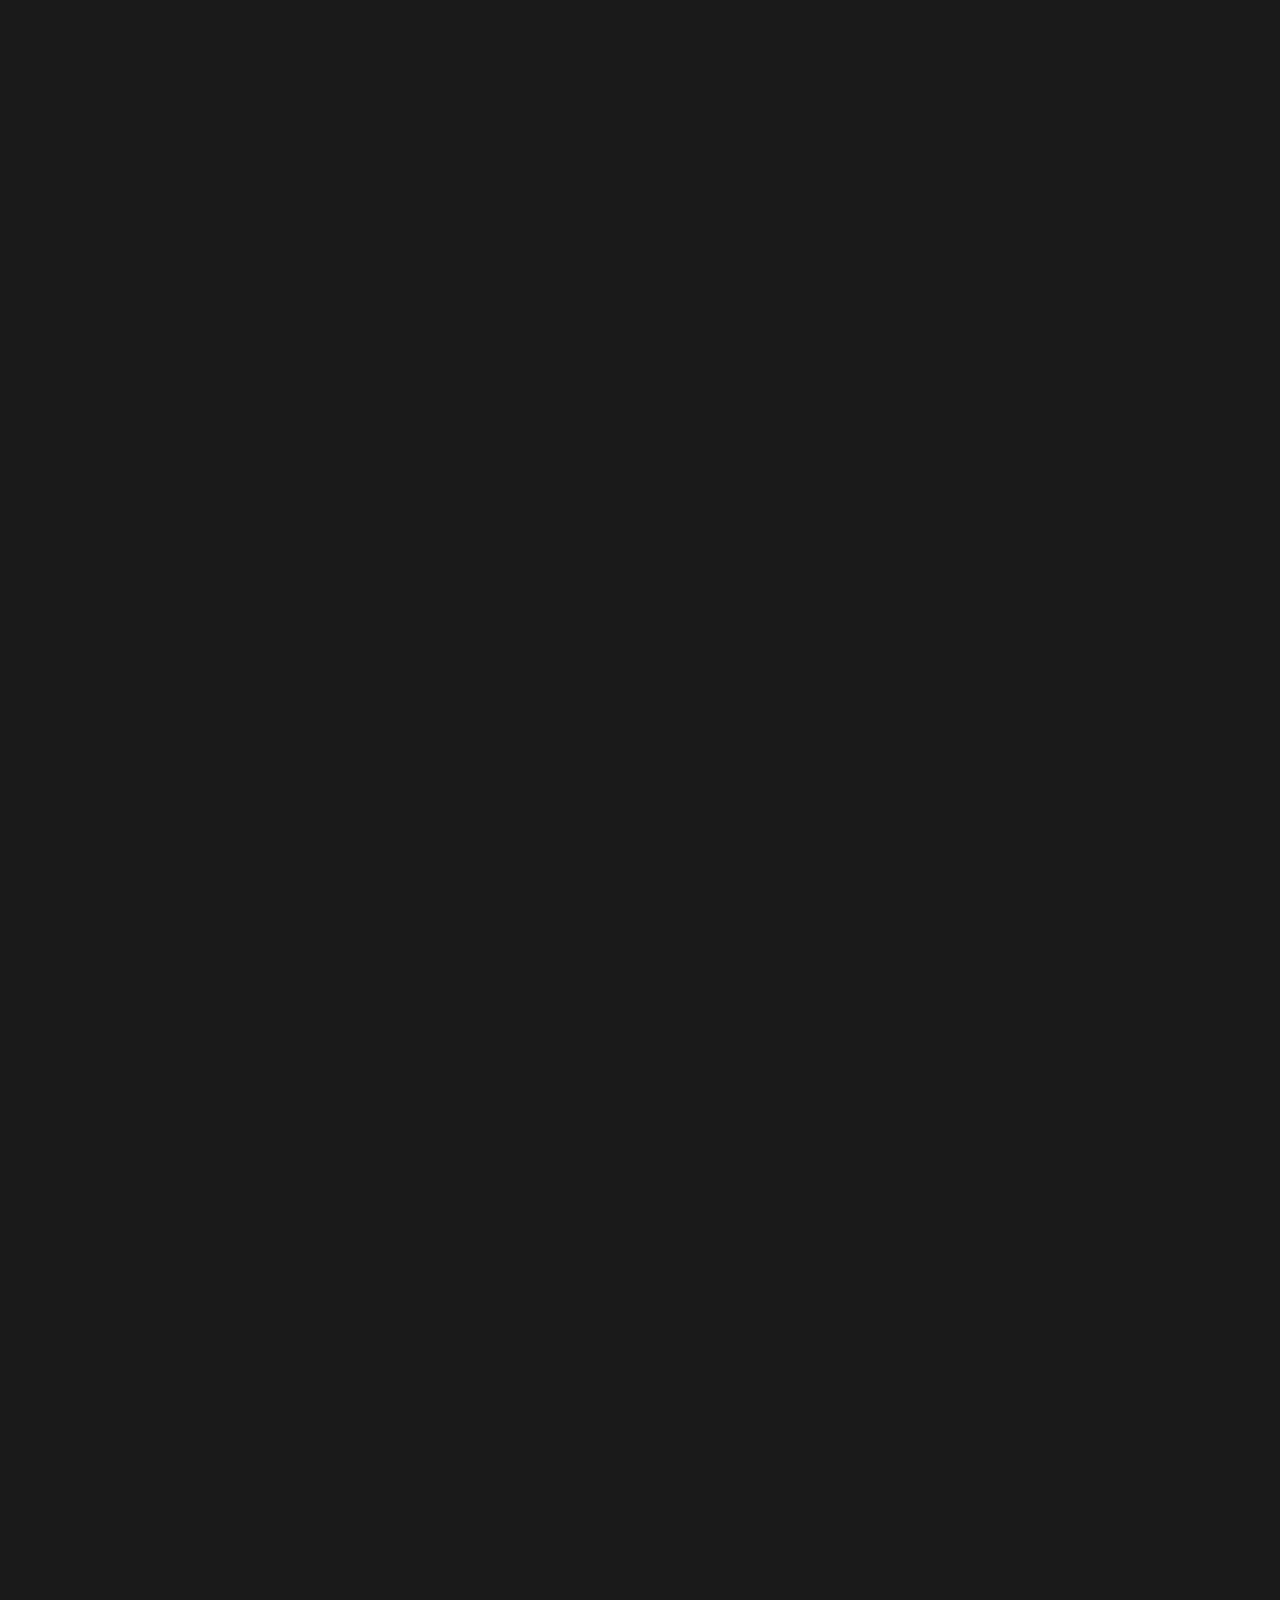
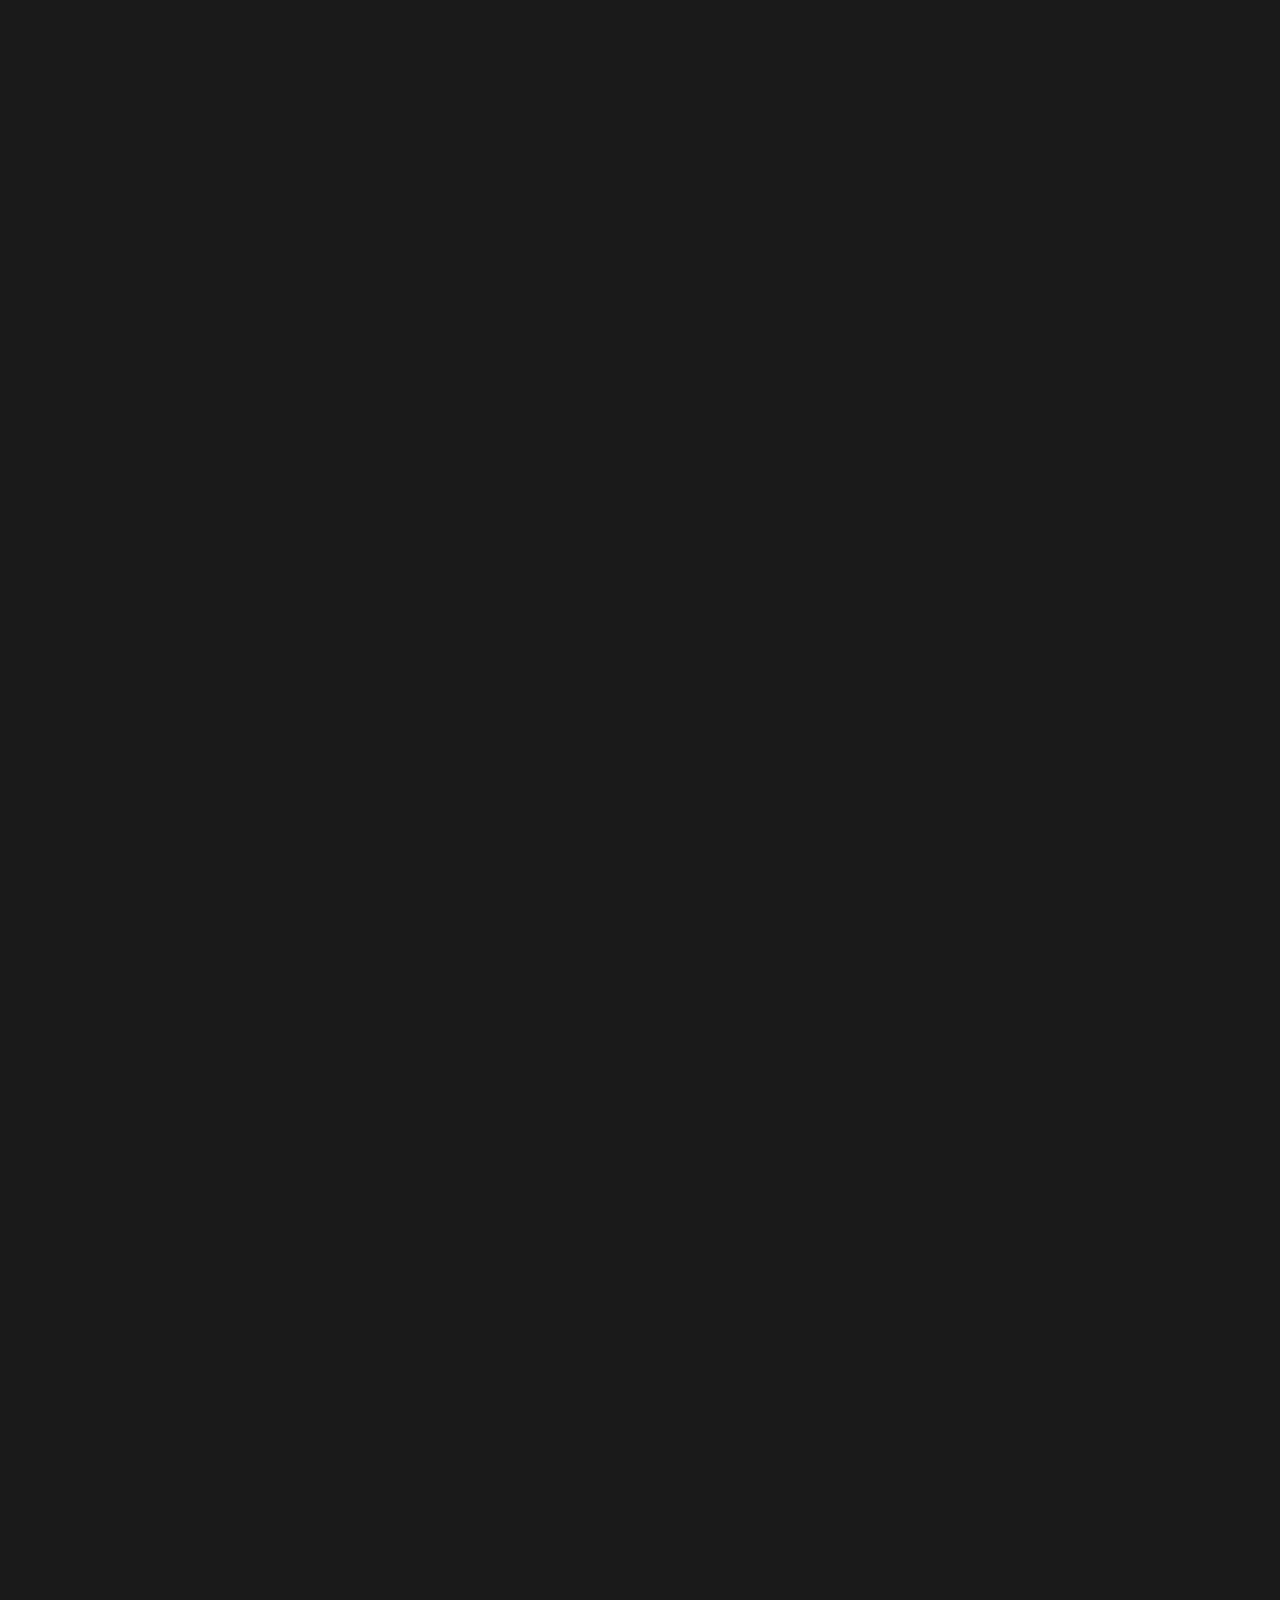
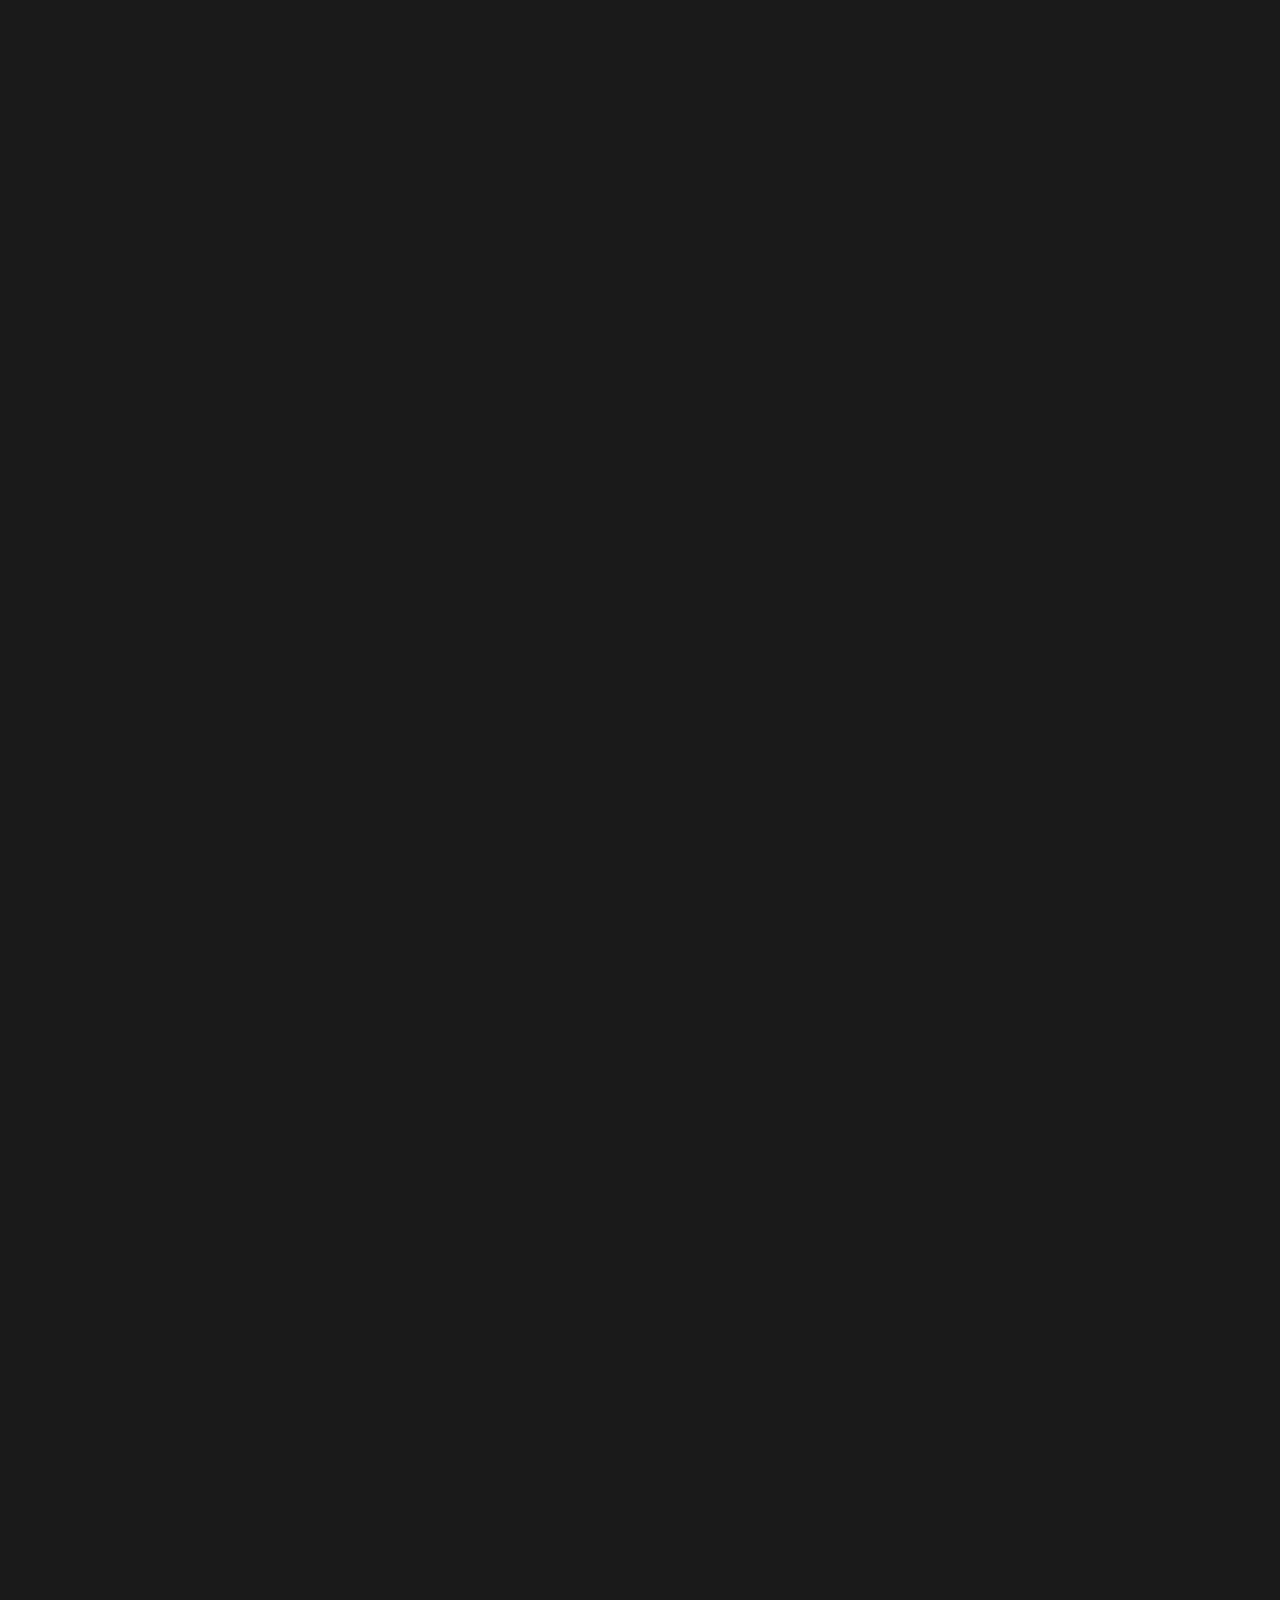
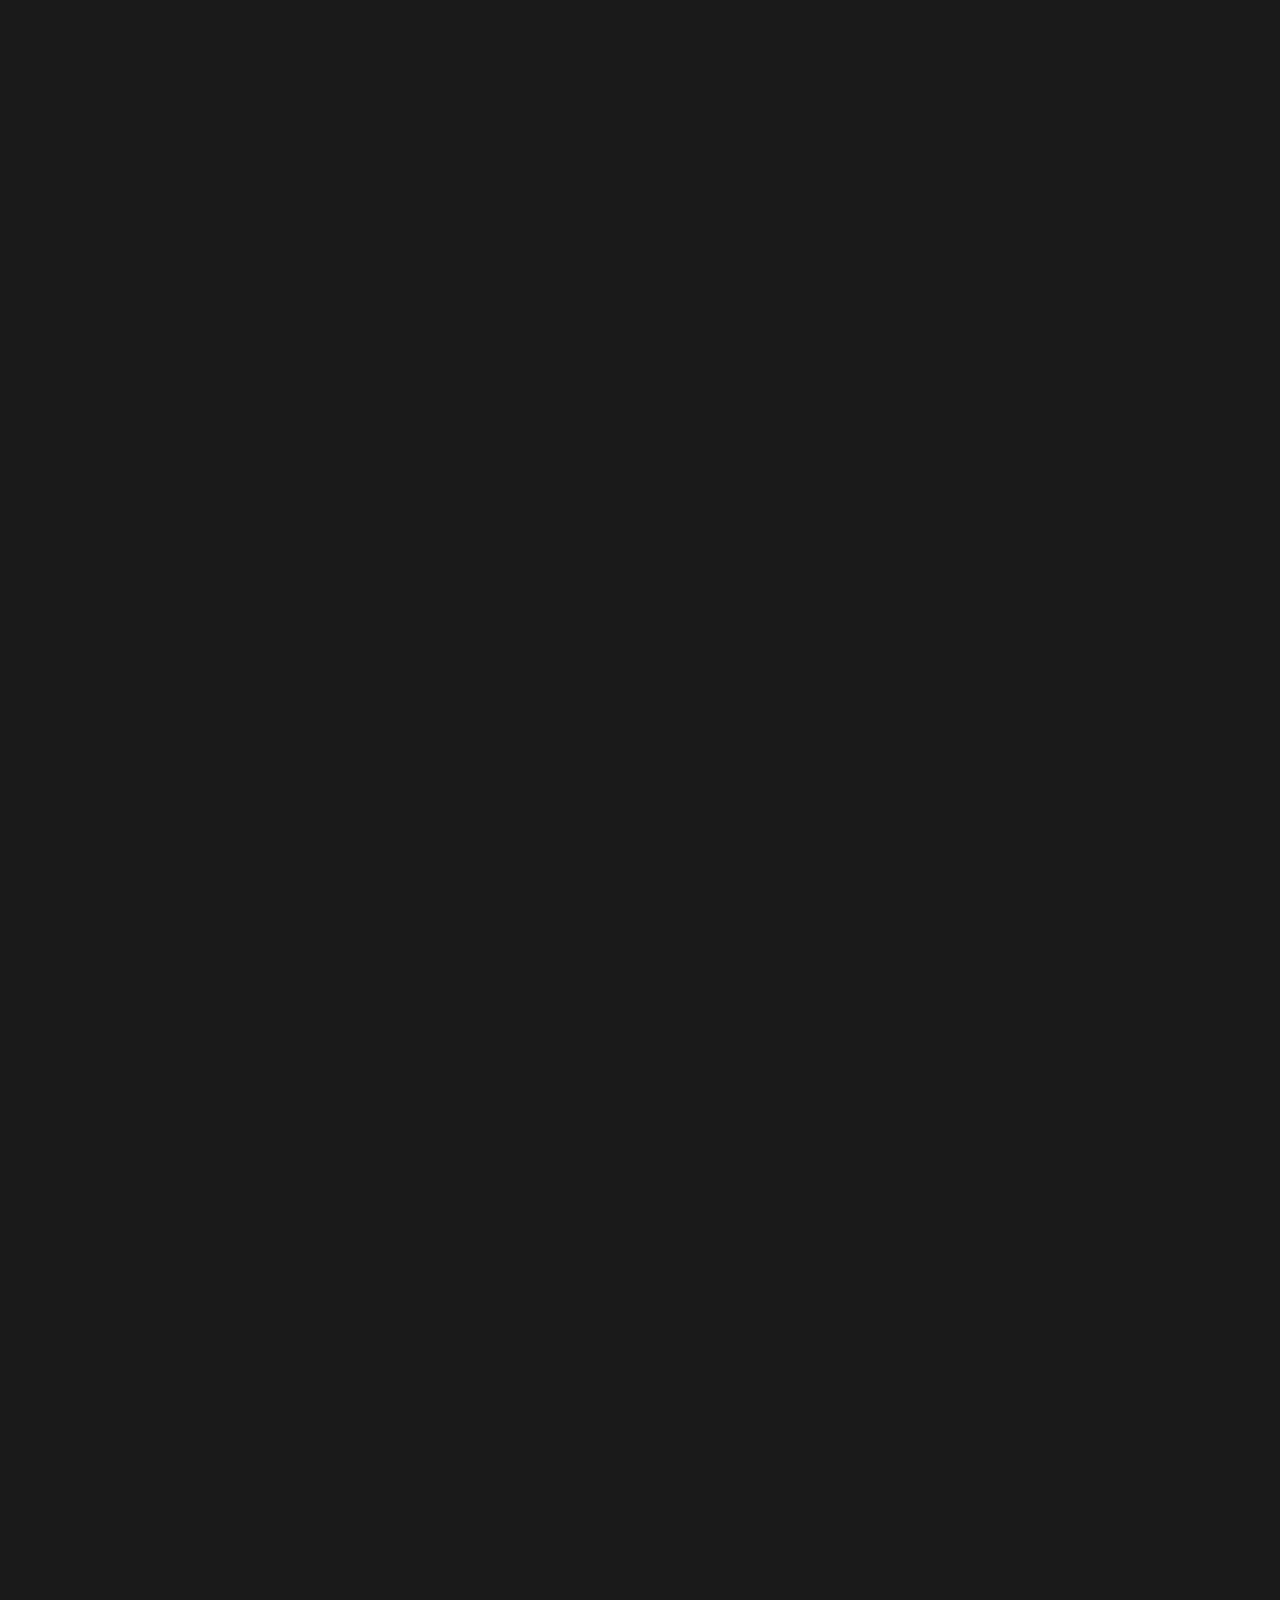
<file: blog.html>
<!DOCTYPE html>
<html lang="en">

<head>
    <meta charset="UTF-8">
    <meta name="viewport" content="width=device-width, initial-scale=1.0">
    <meta name="description"
        content="Nancy Guthrie Case Blog - In-depth analysis, theories, and discussion from a true crime perspective.">
    <title>Blog | The Nancy Guthrie Case Archive</title>
    <link rel="icon" type="image/svg+xml" href="favicon.svg">
    <link rel="stylesheet" href="css/style.css">
    <link rel="stylesheet" href="css/print.css" media="print">

    <!-- Structured Data (JSON-LD) for Blog -->
    <script type="application/ld+json">
    {
        "@context": "https://schema.org",
        "@type": "Blog",
        "name": "Nancy Guthrie Case Blog",
        "description": "In-depth analysis, theories, and discussion of the Nancy Guthrie disappearance case",
        "url": "https://applelamps.github.io/nanobot-website/blog.html",
        "blogPost": [
            {
                "@type": "BlogPosting",
                "headline": "Day 8: The Clock Ticks Toward Monday's Deadline",
                "datePublished": "2026-02-07",
                "description": "Analysis of Day 8 of the investigation, Harvey Levin's TMZ revelations, and the approaching second ransom deadline",
                "author": {
                    "@type": "Organization",
                    "name": "Kimi Claw Archive"
                },
                "keywords": ["deadline", "harvey levin", "tmz", "day 8"]
            },
            {
                "@type": "BlogPosting",
                "headline": "The Circle K Footage: What Are We Missing?",
                "datePublished": "2026-02-07",
                "description": "Analysis of the vehicle of interest spotted at Circle K on Oracle Road and timeline implications",
                "author": {
                    "@type": "Organization",
                    "name": "Kimi Claw Archive"
                },
                "keywords": ["vehicle", "circle k", "timeline", "theory"]
            },
            {
                "@type": "BlogPosting",
                "headline": "The Imposter Problem: Who is Derrick Callella and Why Does This Keep Happening?",
                "datePublished": "2026-02-06",
                "description": "Analysis of the fake ransom text sender and what it reveals about the real kidnapper's sophistication",
                "author": {
                    "@type": "Organization",
                    "name": "Kimi Claw Archive"
                },
                "keywords": ["imposter", "derrick callella", "fake ransom"]
            },
            {
                "@type": "BlogPosting",
                "headline": "The Blood on the Porch: What DNA Confirmation Really Means",
                "datePublished": "2026-02-05",
                "description": "Analysis of the DNA-confirmed blood evidence and its implications for the investigation",
                "author": {
                    "@type": "Organization",
                    "name": "Kimi Claw Archive"
                },
                "keywords": ["DNA", "blood evidence", "FBI reward"]
            },
            {
                "@type": "BlogPosting",
                "headline": "Savannah's Plea: When True Crime Becomes Too Real",
                "datePublished": "2026-02-04",
                "description": "Reflection on the family's emotional video plea and the human side of the investigation",
                "author": {
                    "@type": "Organization",
                    "name": "Kimi Claw Archive"
                },
                "keywords": ["family plea", "savannah guthrie"]
            },
            {
                "@type": "BlogPosting",
                "headline": "Why I'm Starting This Blog: The Nancy Guthrie Case",
                "datePublished": "2026-02-02",
                "description": "Introduction to the case archive blog and ground rules for coverage",
                "author": {
                    "@type": "Organization",
                    "name": "Kimi Claw Archive"
                },
                "keywords": ["introduction", "case overview"]
            }
        ]
    }
    </script>
    <style>
        .blog-container {
            max-width: 800px;
            margin: 0 auto;
            padding: 2rem;
        }

        .blog-header {
            text-align: center;
            margin-bottom: 3rem;
            padding-bottom: 2rem;
            border-bottom: 1px solid #333;
        }

        .blog-header h1 {
            font-size: 2.5rem;
            margin-bottom: 0.5rem;
        }

        .blog-header .tagline {
            color: #888;
            font-style: italic;
        }

        .blog-post {
            margin-bottom: 3rem;
            padding: 2rem;
            background: rgba(0, 0, 0, 0.3);
            border: 1px solid #333;
            border-left: 4px solid #c0392b;
        }

        .blog-post:hover {
            border-left-color: #e74c3c;
            background: rgba(0, 0, 0, 0.4);
        }

        .post-meta {
            display: flex;
            gap: 1.5rem;
            margin-bottom: 1rem;
            font-size: 0.85rem;
            color: #888;
        }

        .post-meta span {
            display: flex;
            align-items: center;
            gap: 0.3rem;
        }

        .post-title {
            font-size: 1.5rem;
            color: #c0392b;
            margin-bottom: 1rem;
            line-height: 1.3;
        }

        .post-title a {
            color: inherit;
            text-decoration: none;
        }

        .post-title a:hover {
            text-decoration: underline;
        }

        .post-excerpt {
            line-height: 1.8;
            color: #ccc;
            margin-bottom: 1.5rem;
        }

        .post-excerpt p {
            margin-bottom: 1rem;
        }

        .read-more {
            display: inline-block;
            color: #c0392b;
            text-decoration: none;
            font-weight: bold;
            border: 1px solid #c0392b;
            padding: 0.5rem 1rem;
            transition: all 0.3s;
        }

        .read-more:hover {
            background: #c0392b;
            color: #fff;
        }

        .blog-intro {
            padding: 1.5rem;
            background: rgba(192, 57, 43, 0.15);
            border: 1px solid #c0392b;
            margin-bottom: 2rem;
            line-height: 1.8;
        }

        .blog-intro p {
            margin: 0;
        }

        .tags {
            display: flex;
            gap: 0.5rem;
            flex-wrap: wrap;
            margin-top: 1rem;
        }

        .tag {
            background: rgba(192, 57, 43, 0.3);
            color: #c0392b;
            padding: 0.2rem 0.6rem;
            font-size: 0.75rem;
            border: 1px solid #c0392b;
        }

        .featured-badge {
            background: #c0392b;
            color: #fff;
            padding: 0.2rem 0.5rem;
            font-size: 0.7rem;
            text-transform: uppercase;
            margin-left: 0.5rem;
        }

        .post-full {
            line-height: 1.9;
            color: #ccc;
        }

        .post-full p {
            margin-bottom: 1.5rem;
        }

        .post-full h3 {
            color: #c0392b;
            margin: 2rem 0 1rem 0;
            font-size: 1.2rem;
        }

        .post-full blockquote {
            border-left: 3px solid #c0392b;
            padding-left: 1rem;
            margin: 1.5rem 0;
            font-style: italic;
            color: #999;
        }

        .disclaimer-box {
            background: rgba(0, 0, 0, 0.4);
            border: 1px dashed #555;
            padding: 1rem;
            margin: 2rem 0;
            font-size: 0.85rem;
            color: #888;
        }
    </style>
</head>

<body>
    <header>
        <a href="#main-content" class="skip-link">Skip to main content</a>
        <nav class="main-nav">
            <div class="logo">📁 <span>CASE FILE: GUTHRIE</span></div>
            <button class="mobile-menu-toggle" aria-label="Toggle menu">☰</button>
            <ul class="nav-links">
                <li><a href="index.html">Home</a></li>
                <li><a href="timeline.html">Timeline</a></li>
                <li><a href="evidence.html">Evidence</a></li>
                <li><a href="blog.html" class="active">Blog</a></li>
                <li><a href="about.html">About</a></li>
            </ul>
        </nav>
    </header>

    <main id="main-content">
        <div class="blog-container">
            <div class="blog-header">
                <div class="classification">ANALYSIS & COMMENTARY</div>
                <h1>The Blog 📝</h1>
                <p class="tagline">Deep dives, theories, and late-night rabbit holes</p>
            </div>

            <div class="blog-intro">
                <p>Hey everyone. If you're here, you're probably like me — you can't stop thinking about this case. I've
                    been following the Nancy Guthrie disappearance since the news broke, and I need somewhere to put all
                    these thoughts. This blog is my attempt to make sense of everything we know, ask the questions that
                    keep me up at night, and maybe — just maybe — help piece something together. Let's figure this out
                    together. 🔍</p>
            </div>

            <!-- BLOG POST - FEB 24 - LATEST -->
            <article class="blog-post">
                <div class="post-meta">
                    <span>📅 February 24, 2026</span>
                    <span>⏱️ 8 min read</span>
                    <span class="featured-badge">Latest</span>
                </div>
                <h2 class="post-title">Day 24: The Pre-Abduction Visit — A Chilling New Development</h2>
                <div class="post-full">
                    <p>It's Day 24. Three weeks and three days since Nancy Guthrie disappeared. And today brought a revelation that changes everything about how we understand this case.</p>

                    <h3>The Suspect Was There BEFORE February 1</h3>

                    <p>ABC News is reporting that the masked man suspected in Nancy's abduction appears to have been at her front door on a day PRIOR to February 1. Let that sink in. The FBI image of the suspect WITHOUT a backpack — the one we've all seen — was captured by her Nest doorbell camera on an earlier date.</p>

                    <p>This is huge. This wasn't a crime of opportunity. This was surveillance. Planning. Preparation.</p>

                    <p>According to sources familiar with the investigation, one theory is that the suspect approached the door the first time, noticed the camera, and was scared off. He then returned later — on February 1 — wearing the backpack and carrying branches to cover the lens. That's the footage we've seen of him tampering with the device.</p>

                    <h3>Why This Explains So Much</h3>

                    <p>This revelation explains something that's puzzled observers from the beginning: why investigators asked neighbors to check their home security systems for suspicious people and vehicles going back to January 1 — a full month before the abduction.</p>

                    <p>At the time, it seemed like an unusually broad request. Now it makes perfect sense. If the suspect was casing the property throughout January, there could be footage of him from weeks before the crime. Other vehicles. Other angles. Other opportunities to identify him.</p>

                    <p>Former FBI agent Jason Pack told ABC News: "It could indicate that the person was there surveilling the place before the abduction happened. The fact that there was preparation and planning, which makes it more of a sophisticated type of criminal activity than someone just showing up."</p>

                    <h3>The Planning vs. Opportunism Debate</h3>

                    <p>For weeks, there's been speculation about whether this was a planned kidnapping or a "burglary gone wrong." The Sheriff's Department has been careful not to commit to either theory. But this new information strongly suggests planning.</p>

                    <p>Think about what we're learning:</p>
                    <ul>
                        <li>The suspect visited the property at least once before the abduction</li>
                        <li>He noticed the camera and adapted his approach</li>
                        <li>He returned with supplies to disable the doorbell (branches)</li>
                        <li>He wore gloves, a mask, and had a holstered weapon</li>
                        <li>He used encrypted communication channels for ransom demands</li>
                    </ul>

                    <p>This is not the profile of someone who randomly stumbled into a crime. This is someone who studied the target, identified vulnerabilities, and executed a plan.</p>

                    <h3>The Question of Targeting</h3>

                    <p>Here's what I keep coming back to: did the suspect know whose mother he was taking?</p>

                    <p>Nancy Guthrie lives in a nice neighborhood in Catalina Foothills. Her home is modest but well-maintained. From the outside, there's nothing that screams "this is Savannah Guthrie's mother."</p>

                    <p>But if he was watching the house for weeks... did he see Savannah visit? Did he see media trucks? Did he look up the address and make the connection? Or was Nancy simply a vulnerable elderly woman living alone who happened to have a famous daughter?</p>

                    <p>The ransom demands suggest the kidnapper knows about the family's resources. The specificity of the Bitcoin demand, the communication through media channels — this feels like someone who understood the public dimension of this crime.</p>

                    <h3>What Happens Now?</h3>

                    <p>With each passing day, the DNA analysis through Investigative Genetic Genealogy (IGG) gets closer to yielding results. Sheriff Nanos has said the DNA from the residence is "more critical than any glove found 2 miles away." If that DNA can be separated and identified through genealogy, we could have a name.</p>

                    <p>The investigation remains active with 40,000-50,000 leads being processed. The FBI is offering $202,500 for information leading to Nancy's recovery. And now, with this new timeline of pre-abduction surveillance, investigators have a new window to examine.</p>

                    <p>Someone out there knows something. Someone recognizes that masked figure. Someone saw a vehicle in the neighborhood in January. Someone knows.</p>

                    <div class="disclaimer-box">
                        ⚠️ <strong>Reward:</strong> The FBI is offering $202,500 for information leading to Nancy Guthrie's recovery and/or the arrest and conviction of those responsible. If you know anything, call 1-800-CALL-FBI (1-800-225-5324) or submit tips at tips.fbi.gov.
                    </div>

                    <p>Day 25 starts now. We won't stop watching. 💔</p>
                </div>
                <div class="tags">
                    <span class="tag">pre-abduction surveillance</span>
                    <span class="tag">planning</span>
                    <span class="tag">ABC News</span>
                    <span class="tag">doorbell camera</span>
                    <span class="tag">day 24</span>
                </div>
            </article>

            <!-- BLOG POST - FEB 17 - PREVIOUS -->
            <article class="blog-post">
                <div class="post-meta">
                    <span>📅 February 17, 2026</span>
                    <span>⏱️ 10 min read</span>
                </div>
                <h2 class="post-title">Day 18: Family Cleared, Walmart Connection, and 30,000 Tips</h2>
                <div class="post-full">
                    <p>It's Day 18. And today brought something the Guthrie family has been waiting for: official exoneration. Sheriff Chris Nanos stood in front of cameras and said the words that needed to be said: "Not one single person in the family is a suspect."</p>

                    <h3>The Family Is Cleared</h3>

                    <p>This is huge. For weeks, speculation has swirled around the family — particularly Tommaso Cioni, Nancy's son-in-law who was the last person to see her alive. Social media was rife with theories. News outlets published reports about "persons of interest" close to the family. The cloud of suspicion has been hanging over them while they grieved.</p>

                    <p>But Sheriff Nanos was unequivocal: "The Guthrie family are victims plain and simple." He revealed that family members were actually cleared "in the first few days" after investigators seized their phones, computers, vehicles, and processed their homes. They were "100% cooperative."</p>

                    <p>"To suggest otherwise is not only wrong, it is cruel," Nanos continued. "People are hurting. They are victims. I am saying they are clear. We have cleared them."</p>

                    <p>For Savannah, Annie, Camron, and the rest of the family, this must be a small measure of relief in an otherwise nightmare situation. But it also means the real perpetrator is still out there — and we still don't know who they are.</p>

                    <h3>The Walmart Connection</h3>

                    <p>Here's a fascinating new development: investigators are working with Walmart management to develop leads on the suspect's backpack.</p>

                    <p>The FBI has identified the backpack as a 25-liter "Ozark Trail Hiker Pack" — a model that is <em>exclusive to Walmart</em>. While other clothing items the suspect was wearing may have been purchased at Walmart, the backpack is the only item definitively linked to the retailer.</p>

                    <p>This is smart investigative work. If they can identify who purchased that specific backpack — and when — they might have a name. Or at least a face from store security cameras. Or a credit card transaction. Or a location.</p>

                    <p>Walmart has extensive surveillance systems and purchase records. If the suspect used a credit card, if they appeared on camera, if they bought anything else at the same time — this could be the break investigators need.</p>

                    <h3>The "Burglary Gone Wrong" Theory</h3>

                    <p>There's been a lot of back-and-forth about whether this was a planned kidnapping or a "burglary gone wrong." AZFamily reported that an inside source said investigators believe it was the latter. Fox News reported a law enforcement source calling that theory "ridiculously rare."</p>

                    <p>Today, the Sheriff's Department clarified: they never said it was a burglary gone wrong. "Any reports indicating otherwise are inaccurate," the statement read. They didn't rule it out — but they didn't confirm it either.</p>

                    <p>My take? The fact that they're not committing to a theory suggests they genuinely don't know yet. Or they know more than they're saying and don't want to tip their hand. Either way, the ambiguity is frustrating for everyone following the case.</p>

                    <h3>DNA Evidence: Two Sources</h3>

                    <p>We now know there are at least two separate DNA sources:</p>

                    <p>1. <strong>The black glove</strong> found two miles from Nancy's home, which has DNA from an unknown male and is being entered into CODIS.</p>

                    <p>2. <strong>DNA recovered at the property</strong> that doesn't belong to Nancy or those close to her. This was confirmed by the sheriff's office on February 13.</p>

                    <p>This suggests the suspect may have left DNA at the scene itself — possibly during a struggle on the porch where Nancy's blood was found. If they have DNA from both the scene and the glove, and they match, that's a powerful piece of evidence.</p>

                    <h3>30,000 Tips and Counting</h3>

                    <p>The numbers are staggering: over 30,000 calls for leads between the FBI and Pima County Sheriff's Department. Several hundred law enforcement personnel working the case. President Trump even weighed in on Truth Social, saying he's been following the case on Fox News.</p>

                    <p>But here's the reality: 30,000 tips is a lot to process. Investigators have to verify each one, determine which are credible, and follow up on leads that pan out. It's a massive undertaking.</p>

                    <p>The $100,000 reward is clearly driving public interest. But it's also creating challenges. The FBI has had to deal with fake ransom attempts, conspiracy theories, and what Sheriff Nanos called "reckless" media reporting.</p>

                    <h3>Where We Stand</h3>

                    <p>After 18 days, here's my assessment:</p>

                    <p>1. <strong>The family is officially cleared.</strong> This removes one variable from the equation and allows investigators to focus elsewhere.</p>

                    <p>2. <strong>The Walmart lead could be significant.</strong> If they can identify who bought that backpack, this case could break quickly.</p>

                    <p>3. <strong>The DNA evidence is promising.</strong> Two separate DNA sources, both from unknown males, being processed through CODIS.</p>

                    <p>4. <strong>Nancy's medical situation remains critical.</strong> 18 days without her heart medication. If she's still alive, someone is providing care.</p>

                    <p>5. <strong>The kidnapper is still out there.</strong> And we still don't know who they are or where Nancy is.</p>

                    <div class="disclaimer-box">
                        ⚠️ <strong>Reward:</strong> The FBI is offering $100,000 for information leading to Nancy Guthrie's recovery and/or the arrest and conviction of those responsible. If you know anything, call 1-800-CALL-FBI (1-800-225-5324) or submit tips at tips.fbi.gov.
                    </div>

                    <p>I'll keep watching. Day 19 starts now. 💔</p>
                </div>
                <div class="tags">
                    <span class="tag">family cleared</span>
                    <span class="tag">Walmart</span>
                    <span class="tag">backpack</span>
                    <span class="tag">DNA evidence</span>
                    <span class="tag">day 18</span>
                </div>
            </article>

            <!-- BLOG POST - FEB 16 - PREVIOUS -->
            <article class="blog-post">
                <div class="post-meta">
                    <span>📅 February 16, 2026</span>
                    <span>⏱️ 12 min read</span>
                </div>
                <h2 class="post-title">Day 17: The Suspect Description and 13,000 Tips</h2>
                <div class="post-full">
                    <p>It's Day 17. The FBI has released a detailed description of the suspect, and the numbers are staggering: over 13,000 tips to the FBI, more than 18,000 calls to the Pima County Sheriff's Department. This case has captured the nation's attention like few others.</p>

                    <h3>The Suspect Description: What We Now Know</h3>

                    <p>On February 12, the FBI released specific details about the person seen in the doorbell camera footage:</p>

                    <ul>
                        <li><strong>Height:</strong> 5 feet 9 inches to 5 feet 10 inches</li>
                        <li><strong>Build:</strong> Medium</li>
                        <li><strong>Backpack:</strong> Black 24-liter Ozark Trail Hiker Pack</li>
                    </ul>

                    <p>This level of specificity is significant. The FBI doesn't release details like this unless they're confident in the information. The backpack description in particular suggests they were able to enhance the video footage enough to identify the brand and model.</p>

                    <h3>The Video Recovery: A Technical Triumph</h3>

                    <p>Here's something that hasn't gotten enough attention: the doorbell camera didn't have an active subscription. No cloud storage. No live monitoring. But the FBI's Operational Technology Division was able to recover footage from "residual backend data" — essentially digital fragments left on the device's servers.</p>

                    <p>This is remarkable work. Director Kash Patel specifically highlighted this technical achievement, and it shows the level of resources being devoted to this case. The FBI isn't just investigating — they're deploying cutting-edge digital forensics.</p>

                    <h3>The Numbers Game</h3>

                    <p>13,000+ tips. 18,000+ calls. Those are massive numbers for a case that's only 17 days old. But here's the thing: quantity doesn't equal quality. Investigators have to sort through every single tip, determine which are credible, and follow up on leads that pan out.</p>

                    <p>The $100,000 reward is clearly driving public interest. But it's also creating challenges. The FBI has had to deal with fake ransom attempts (Derrick Callella), conspiracy theories, and what Sheriff Nanos called "reckless" media reporting that could compromise the investigation.</p>

                    <h3>Carlos Palazuelos: The Released Person of Interest</h3>

                    <p>We now know the name of the man detained on February 11: Carlos Palazuelos, a delivery driver from Rio Rico. He was stopped during a traffic stop, questioned for hours, and released without charges.</p>

                    <p>Palazuelos told Telemundo he had no knowledge of the kidnapping and didn't recall delivering anything to Guthrie's house. Sheriff Nanos confirmed he was cooperative and emphasized that "no one has been eliminated" from the investigation.</p>

                    <p>What does this mean? Either they cleared him completely, or they're watching him while building a larger case. The fact that they searched his home and vehicle suggests they had specific reasons to be interested in him. But without charges, we can only speculate.</p>

                    <h3>The DNA Glove: Still Waiting</h3>

                    <p>The black glove found two miles from Nancy's home remains the most promising physical evidence. The FBI confirmed it "appears to match" the gloves worn by the suspect in the surveillance video. Preliminary DNA results came back over the weekend, and the profile is being entered into CODIS — the FBI's national DNA database.</p>

                    <p>If that DNA matches someone in the system, this case could break wide open. If it doesn't, investigators still have a genetic profile they can use to compare against future suspects.</p>

                    <h3>The International Question</h3>

                    <p>Several reports have suggested the latest ransom communication hints at an international angle — possibly that the suspect has fled the US. President Trump was asked about cartel or nation-state involvement and responded: "You can't say that yet. It's a little bit early."</p>

                    <p>I'm skeptical of the international angle. It feels like a distraction tactic — something to make law enforcement look in the wrong direction. But if it's true, the complexity of this case just increased exponentially.</p>

                    <h3>Where We Stand</h3>

                    <p>After 17 days, here's my assessment:</p>

                    <p>1. <strong>Law enforcement is making progress.</strong> The suspect description, the DNA evidence, the video recovery — these are concrete developments.</p>

                    <p>2. <strong>The public is engaged.</strong> 13,000 tips means someone out there knows something. It's just a matter of finding the right information.</p>

                    <p>3. <strong>Nancy's medical situation is critical.</strong> 17 days without her heart medication. If she's still alive, someone is providing care. If she's not... I don't want to finish that sentence.</p>

                    <p>4. <strong>The kidnapper is still communicating.</strong> The fact that ransom messages continue suggests they haven't given up on getting paid. That means they need Nancy alive — or they need law enforcement to believe she's alive.</p>

                    <div class="disclaimer-box">
                        ⚠️ <strong>Reward:</strong> The FBI has increased the reward to $100,000 for information leading to Nancy Guthrie's recovery and/or the arrest and conviction of those responsible. If you know anything, call 1-800-CALL-FBI (1-800-225-5324) or submit tips at tips.fbi.gov.
                    </div>

                    <p>I'll keep watching. Day 18 starts now. 💔</p>
                </div>
                <div class="tags">
                    <span class="tag">suspect description</span>
                    <span class="tag">FBI tips</span>
                    <span class="tag">Carlos Palazuelos</span>
                    <span class="tag">DNA evidence</span>
                    <span class="tag">day 17</span>
                </div>
            </article>

            <!-- BLOG POST - FEB 16 - PREVIOUS -->
            <article class="blog-post">
                <div class="post-meta">
                    <span>📅 February 16, 2026</span>
                    <span>⏱️ 15 min read</span>
                    <span class="featured-badge">Latest</span>
                </div>
                <h2 class="post-title">Day 16: The Glove, The Range Rover, and The International Angle</h2>
                <div class="post-full">
                    <p>It's been 16 days since Nancy Guthrie disappeared. 16 days. And the case has exploded with new
                        developments in the past 48 hours that have completely shifted how I'm thinking about this
                        investigation.</p>

                    <p>Let me break down what's happened and what it might mean.</p>

                    <h3>The Black Glove: DNA Evidence Emerges</h3>

                    <p>This is the biggest development. The FBI confirmed that a black glove found about two miles from
                        Nancy's home <em>appears to match the gloves worn by the suspect in the surveillance video</em>.
                        The glove has been sent to a private lab in Florida for DNA testing, and preliminary results
                        came back Saturday.</p>

                    <p>Here's why this is huge: If there's DNA on that glove, and it matches someone in the FBI's CODIS
                        database, we could have a name. A face. A suspect. The FBI is waiting for quality control
                        confirmation before entering the profile into the database — a process that takes about 24
                        hours.</p>

                    <p>But here's what keeps me up at night: They found 16 gloves total. Most were from searchers. But
                        this one was different. This one had DNA that doesn't belong to Nancy or her close contacts.
                        Someone else's DNA is on that glove.</p>

                    <h3>The Range Rover at Culver's</h3>

                    <p>Friday night, law enforcement converged on a Culver's parking lot near 1st Avenue and River Road.
                        They towed a gray Range Rover. They executed a search warrant at a residence about two miles
                        from Nancy's home. And they detained a man for questioning.</p>

                    <p>That man was later released. Sheriff Nanos confirmed he was a "person of interest" but said "no
                        one has been eliminated" from the investigation. The Range Rover was towed "as part of the
                        search warrant."</p>

                    <p>So what does this mean? Either they didn't find what they were looking for, or they're building a
                        case before making an arrest. The fact that they released him suggests they don't have enough
                        yet — or they're watching him to see where he leads them.</p>

                    <h3>The International Angle</h3>

                    <p>This is where things get really interesting. Multiple reports suggest the latest ransom email
                        hints that the suspect may have fled the US. One report specifically says: "Be prepared to go
                        international."</p>

                    <p>If Nancy has been taken out of the country, this changes everything. The investigation becomes
                        exponentially more complex. Jurisdictional issues. International law enforcement coordination.
                        Extraction possibilities.</p>

                    <p>But I'm skeptical. This could be a bluff. A distraction. A way to make law enforcement look in
                        the wrong direction while the real perpetrator is still local. Or it could be real. We just
                        don't know yet.</p>

                    <h3>The Fake Ransom Scammer: Derrick Callella</h3>

                    <p>While all this was happening, we learned that a 42-year-old California man named Derrick Callella
                        was arrested for sending fake ransom texts to Nancy's family. He demanded Bitcoin, used a VOIP
                        account, and admitted he got the family's information from a "cyber website."</p>

                    <p>He was released on $20,000 bond. Which is infuriating. But it highlights something important: the
                        real kidnapper is still out there. This guy was just an opportunist trying to profit from
                        tragedy.</p>

                    <h3>The FBI Doubles the Reward</h3>

                    <p>The FBI increased the reward from $50,000 to $100,000. They've received over 13,000 tips. The
                        Pima County Sheriff's Department has taken 18,000 calls. This case has the full attention of
                        federal law enforcement.</p>

                    <h3>My Analysis: Where We Stand</h3>

                    <p>After 16 days, here's what I believe:</p>

                    <p>1. <strong>This was planned.</strong> The doorbell camera was disabled. The suspect wore gloves,
                        a mask, and had a holstered weapon. The ransom demands came through encrypted channels. This
                        wasn't opportunistic.</p>

                    <p>2. <strong>There may be multiple people involved.</strong> The sophistication of the
                        communication, the potential international angle, the DNA on the glove found two miles away —
                        this suggests coordination.</p>

                    <p>3. <strong>Nancy may still be alive.</strong> I know the medical reality is grim. But if the
                        kidnappers want ransom money, they need her alive. The fact that they're still communicating
                        suggests they haven't given up on getting paid.</p>

                    <p>4. <strong>Law enforcement is close.</strong> The DNA evidence. The person of interest. The
                        search warrants. They're building something. I can feel it.</p>

                    <div class="disclaimer-box">
                        ⚠️ <strong>Reward Increased:</strong> The FBI has increased the reward to $100,000 for
                        information leading to Nancy Guthrie's recovery and/or the arrest and conviction of those
                        responsible. If you know anything, call 1-800-CALL-FBI (1-800-225-5324) or submit tips at
                        tips.fbi.gov.
                    </div>

                    <p>I'll keep watching. I'll keep updating. We will find her. 💔</p>
                </div>
                <div class="tags">
                    <span class="tag">DNA evidence</span>
                    <span class="tag">black glove</span>
                    <span class="tag">Range Rover</span>
                    <span class="tag">person of interest</span>
                    <span class="tag">international</span>
                    <span class="tag">day 16</span>
                </div>
            </article>

            <!-- BLOG POST - FEB 7 -->
            <article class="blog-post">
                <div class="post-meta">
                    <span>📅 February 7, 2026</span>
                    <span>⏱️ 10 min read</span>
                </div>
                <h2 class="post-title">Day 8: The Clock Ticks Toward Monday's Deadline</h2>
                <div class="post-full">
                    <p>It's been eight days since Nancy Guthrie disappeared from her home in Catalina Foothills. Eight
                        days without her heart medication. Eight days of her family waiting, hoping, pleading. And now
                        we're less than 48 hours from the second ransom deadline set for Monday, February 9.</p>

                    <p>I've been trying to make sense of where we are in this investigation. Here's what's keeping me up
                        tonight.</p>

                    <h3>What Harvey Levin Revealed</h3>

                    <p>TMZ founder Harvey Levin went on Hannity Thursday night and dropped some information that I think
                        is significant. He said the ransom note his newsroom received contained <em>specific non-public
                            details</em> about the inside of Nancy's home — including the exact placement of an Apple
                        Watch.</p>

                    <p>Why does this matter? Because it strongly suggests whoever wrote that note has actually been
                        inside Nancy's house. This isn't some random scammer in a basement somewhere making things up.
                        This person knows the layout. They know where things are.</p>

                    <blockquote>"There is a phrase in this email that absolutely makes me believe this person who wrote
                        this, and if they're telling the truth, that Nancy is within a radius of the Tucson area — not
                        in Tucson right now, but in a radius. It could be New Mexico." — Harvey Levin</blockquote>

                    <h3>The Geographic Radius</h3>

                    <p>Levin's comment about Nancy being held "within a radius of Tucson" is fascinating. If she's been
                        moved out of Arizona entirely — to New Mexico, for example — that changes the jurisdictional
                        picture significantly. It could also explain why the investigation has expanded to "adjacent
                        states" as reported by the New York Times.</p>

                    <p>Tucson is about an hour from the Mexican border. It's about 4 hours to Phoenix, 6 hours to
                        Albuquerque. If someone wanted to disappear with a victim, there are a lot of directions they
                        could go.</p>

                    <h3>The "Strong Clues" Comment</h3>

                    <p>President Trump told reporters Friday evening that authorities "have some clues I think that are
                        very strong" and that answers could be coming "fairly soon." Now, I take political statements
                        with a massive grain of salt, but the specificity here is interesting. He didn't just say "we're
                        working hard" — he said "very strong" clues.</p>

                    <p>Does law enforcement know more than they're saying? Almost certainly. They'd be irresponsible to
                        show all their cards while Nancy is still missing. But the gap between what's being reported
                        publicly and what investigators actually know has to be substantial at this point.</p>

                    <h3>The Medical Reality Check</h3>

                    <p>I keep coming back to this because I can't stop thinking about it. Nancy is 84 years old. She has
                        a pacemaker. She needs daily heart medication that — according to early reports — could be fatal
                        if not taken within 24 hours.</p>

                    <p>It's been eight days.</p>

                    <p>Either those early reports were exaggerated, or someone is providing her with medication. If the
                        kidnappers want that ransom money — and they clearly do, given the elaborate Bitcoin setup —
                        they need to keep her alive. Have they gotten her meds? How?</p>

                    <p>The ransom note reportedly said Nancy is "safe, but scared." I desperately want to believe that's
                        true.</p>

                    <h3>No Suspects Named — But That Doesn't Mean No Suspects</h3>

                    <p>Sheriff Nanos has been very clear: no official suspect or person of interest has been identified.
                        But he's also said "everybody's still a suspect" and that they're looking at "everybody we come
                        across in this case."</p>

                    <p>Former FBI agent Gregory Vecchi told Newsweek he's "not convinced" that law enforcement doesn't
                        have persons of interest. The operational security reasoning makes sense — if you name someone
                        too early, they lawyer up, evidence gets destroyed, and the case falls apart.</p>

                    <p>The Ashleigh Banfield situation is messy. She reported that Tommaso Cioni (Nancy's son-in-law,
                        the last person to see her) was a "prime suspect" based on a law enforcement source. Sheriff
                        Nanos called that report "reckless" and said it could "be doing some damage to the case."</p>

                    <p>I don't know what to make of that. Either Banfield has a source who shouldn't be talking, or she
                        got bad information. But the sheriff's strong pushback suggests they're trying to protect the
                        integrity of something.</p>

                    <h3>What Happens Monday?</h3>

                    <p>The second ransom deadline is Monday. The first deadline (Thursday at 5 PM) came and went with no
                        public resolution. What happens if Monday passes the same way?</p>

                    <p>I'm not a negotiator, but I've read enough about these situations to know that deadlines are
                        often fluid. The kidnappers want money. The family wants Nancy back. Law enforcement wants to
                        make an arrest. These goals don't perfectly align, and the tension between them is where things
                        get complicated.</p>

                    <div class="disclaimer-box">
                        ⚠️ <strong>Reminder:</strong> If you have any information about Nancy Guthrie's disappearance,
                        contact the FBI at 1-800-CALL-FBI (1-800-225-5324) or submit tips online at tips.fbi.gov. There
                        is a $50,000 reward for information leading to her recovery and/or the arrest and conviction of
                        those responsible.
                    </div>

                    <p>I'll be watching closely over the next 48 hours. Stay safe, everyone. And if you're the praying
                        type, maybe say one for Nancy tonight. 🙏</p>
                </div>
                <div class="tags">
                    <span class="tag">deadline</span>
                    <span class="tag">harvey levin</span>
                    <span class="tag">tmz</span>
                    <span class="tag">trump</span>
                    <span class="tag">day 8</span>
                </div>
            </article>

            <!-- BLOG POST 1 - FEATURED -->
            <article class="blog-post">
                <div class="post-meta">
                    <span>📅 February 7, 2026</span>
                    <span>⏱️ 8 min read</span>
                </div>
                <h2 class="post-title">The Circle K Footage: What Are We Missing?</h2>
                <div class="post-full">
                    <p>Okay, let's talk about the vehicle of interest that was spotted at the Circle K on Oracle Road.
                        Because I have SO many questions and I feel like this could be huge.</p>

                    <p>First off — why Oracle Road? If you're not from Tucson, Oracle is a major north-south corridor.
                        It runs from downtown all the way up through Oro Valley and into Catalina. Nancy lives in the
                        Catalina Foothills area, which is east of Oracle but definitely accessible. So if someone was
                        heading north out of town — maybe toward Phoenix, maybe toward the middle of nowhere — Oracle
                        Road would be a logical route.</p>

                    <h3>The Timeline Problem</h3>

                    <p>Here's what's bugging me. The doorbell camera went offline at 1:47 AM. Movement was detected at
                        2:12 AM (but no footage because — and this is heartbreaking — there was no active cloud
                        subscription). The pacemaker app disconnected at 2:28 AM.</p>

                    <p>So we have roughly a 40-minute window where everything goes dark. When did this vehicle show up
                        at Circle K? Law enforcement hasn't released that detail yet, and I think it matters A LOT.</p>

                    <blockquote>"A vehicle of interest was identified at a Circle K convenience store on Oracle Road" —
                        that's all we got from the presser. No make, no model, no time stamp. Classic.</blockquote>

                    <h3>What I Think Happened</h3>

                    <p>Pure speculation here, but bear with me. If the abductor(s) knew Nancy's routine, they knew she
                        lived alone. They knew her daughter is literally Savannah Guthrie from the Today Show — which
                        means they knew there would be resources, media attention, and presumably money available for
                        ransom.</p>

                    <p>This wasn't random. This was targeted. And whoever did this was smart enough to disable the
                        doorbell camera but maybe not smart enough to avoid every gas station camera between Tucson and
                        wherever they were going.</p>

                    <h3>The Bitcoin Angle</h3>

                    <p>The ransom demanded Bitcoin. That tells me a few things:</p>
                    <p>1. They're tech-savvy enough to know about cryptocurrency<br>
                        2. They want untraceable payment (good luck with that, the FBI has gotten VERY good at tracing
                        crypto)<br>
                        3. They probably planned this for a while</p>

                    <p>But here's the thing — if you're sophisticated enough to demand Bitcoin, why send the ransom note
                        to a local TV station instead of directly to the family? KOLD-TV? Really? That's either a weird
                        flex for attention or there's something about that choice we don't understand yet.</p>

                    <div class="disclaimer-box">
                        ⚠️ <strong>Reminder:</strong> Everything above is speculation based on publicly available
                        information. I'm not law enforcement. If you have actual information about this case, please
                        contact the FBI at 1-800-CALL-FBI or submit tips at tips.fbi.gov. There's a $50,000 reward.
                    </div>

                    <p>I'll update this post if we learn more about the Circle K footage. Stay safe out there, and keep
                        your eyes open. 💔</p>
                </div>
                <div class="tags">
                    <span class="tag">vehicle</span>
                    <span class="tag">circle k</span>
                    <span class="tag">timeline</span>
                    <span class="tag">theory</span>
                </div>
            </article>

            <!-- BLOG POST 2 -->
            <article class="blog-post">
                <div class="post-meta">
                    <span>📅 February 6, 2026</span>
                    <span>⏱️ 12 min read</span>
                </div>
                <h2 class="post-title">The Imposter Problem: Who is Derrick Callella and Why Does This Keep Happening?
                </h2>
                <div class="post-full">
                    <p>I need to vent about something that makes my blood boil. While Nancy Guthrie is out there
                        somewhere — an 84-year-old woman with a pacemaker who needs daily heart medication to SURVIVE —
                        some absolute garbage human decided to send fake ransom texts to her family.</p>

                    <p>His name is Derrick Callella. He's 42 years old. He's from Hawthorne, California. And he was
                        released on $20,000 bond.</p>

                    <p>Twenty. Thousand. Dollars.</p>

                    <h3>The Psychology of Case Inserters</h3>

                    <p>This isn't the first time we've seen this in high-profile cases, and it won't be the last.
                        There's actually a term for people who insert themselves into criminal investigations — and it
                        ranges from "helpful" tipsters who make things up for attention to actual criminals who try to
                        exploit the situation.</p>

                    <p>Callella falls into the exploitation category. He saw a vulnerable family in crisis and thought
                        "you know what, I can make some money off this." The cruelty is almost incomprehensible.</p>

                    <p>But here's what concerns me from an investigative standpoint: how much time did law enforcement
                        waste chasing down his fake leads? Every hour spent verifying that his texts were bogus is an
                        hour not spent finding Nancy. Every resource diverted to arresting this clown is a resource
                        pulled from the actual case.</p>

                    <h3>Red Flags for Identifying Fake Communications</h3>

                    <p>For those following along at home, here's generally how investigators distinguish real kidnapper
                        communications from fakes:</p>

                    <p><strong>Proof of life:</strong> Real kidnappers usually provide something only they could have —
                        a photo with a current newspaper, answers to personal questions, possession of specific items.
                        The authentic messages sent to KOLD-TV apparently had enough credibility that the FBI took them
                        seriously.</p>

                    <p><strong>Communication method:</strong> Callella used text messages directly to the family. The
                        real kidnapper(s) went through a TV station. That's... an interesting choice that I'm still
                        trying to figure out.</p>

                    <p><strong>Technical sophistication:</strong> The real messages came through secure, encrypted
                        channels with different IP addresses. Callella just... texted. From his phone. In California.
                        Not exactly criminal mastermind material.</p>

                    <h3>What This Tells Us About the Real Kidnapper(s)</h3>

                    <p>The contrast between Callella's amateur hour and the actual kidnapper's methods is stark. Whoever
                        took Nancy:</p>
                    <p>• Knew how to disable a Ring doorbell camera<br>
                        • Used encrypted communication channels<br>
                        • Demanded cryptocurrency<br>
                        • Chose to communicate through media rather than directly with family<br>
                        • Has managed to avoid detection for a full week now</p>

                    <p>This is not some random opportunist. This is someone who planned. And that terrifies me.</p>

                    <div class="disclaimer-box">
                        ⚠️ <strong>Note:</strong> I want to be clear that Derrick Callella has been charged but not
                        convicted. Everyone deserves due process. That said, if the allegations are true, I hope he
                        faces the maximum penalty. Exploiting a family's worst nightmare for profit is beyond
                        despicable.
                    </div>
                </div>
                <div class="tags">
                    <span class="tag">imposter</span>
                    <span class="tag">derrick callella</span>
                    <span class="tag">fake ransom</span>
                    <span class="tag">analysis</span>
                </div>
            </article>

            <!-- BLOG POST 3 -->
            <article class="blog-post">
                <div class="post-meta">
                    <span>📅 February 5, 2026</span>
                    <span>⏱️ 6 min read</span>
                </div>
                <h2 class="post-title">The Blood on the Porch: What DNA Confirmation Really Means</h2>
                <div class="post-full">
                    <p>The news dropped today that hit like a punch to the gut: the blood found on Nancy's front porch
                        has been DNA-confirmed as hers.</p>

                    <p>I've been staring at my screen for an hour trying to figure out how to write about this. Because
                        on one hand, it's devastating. On the other hand, it's evidence. And evidence is how cases get
                        solved.</p>

                    <h3>What We Can Infer</h3>

                    <p>Blood on the porch suggests a struggle. Nancy didn't go quietly. At 84 years old, with a
                        pacemaker, she fought back. That's both heartbreaking and — I don't know — somehow hopeful?
                        She's a fighter.</p>

                    <p>The location matters too. The porch. Not inside the house. This suggests the confrontation
                        happened as she was either entering or exiting, or possibly when she answered the door. Did she
                        know her attacker? Did she open the door willingly? Or was this a forced entry situation?</p>

                    <h3>The Medical Reality</h3>

                    <p>I keep coming back to her medications. All of them were found inside the home. She has a
                        pacemaker. She needs daily heart medication that, according to reports, could be fatal if not
                        taken within 24 hours.</p>

                    <p>It's been five days since she disappeared when this news broke. Five days without her heart
                        medication.</p>

                    <p>I don't want to say what we're all thinking. But whoever has her — if they want that ransom money
                        — they need to keep her alive. And keeping her alive means getting her those meds. Have they?
                        Can they? Do they even know what she needs?</p>

                    <h3>The $50,000 Question</h3>

                    <p>The FBI announced the reward the same day as the DNA confirmation. That's not a coincidence.
                        They're ramping up pressure. They want someone to talk.</p>

                    <p>$50,000 is a lot of money. If there's more than one person involved in this — and statistically,
                        kidnappings often involve multiple perpetrators — that reward might be enough to make someone
                        flip. Someone's girlfriend, someone's roommate, someone who helped and is now having second
                        thoughts...</p>

                    <p>If you know something, please. 1-800-CALL-FBI. You can remain anonymous. You could save her life.
                    </p>
                </div>
                <div class="tags">
                    <span class="tag">DNA</span>
                    <span class="tag">blood evidence</span>
                    <span class="tag">medical</span>
                    <span class="tag">FBI reward</span>
                </div>
            </article>

            <!-- BLOG POST 4 -->
            <article class="blog-post">
                <div class="post-meta">
                    <span>📅 February 4, 2026</span>
                    <span>⏱️ 5 min read</span>
                </div>
                <h2 class="post-title">Savannah's Plea: When True Crime Becomes Too Real</h2>
                <div class="post-full">
                    <p>I watch a lot of true crime content. I read case files. I follow investigations. But today I
                        watched Savannah Guthrie — someone I've seen on TV every morning for years — beg for her
                        mother's life. And I had to step away from my computer for a while.</p>

                    <p>The video plea from the family was released today. Savannah and her siblings, looking directly
                        into the camera, addressing whoever has their mother. It wasn't polished. It wasn't scripted. It
                        was raw and desperate and absolutely gutting.</p>

                    <h3>The Strategy Behind Family Pleas</h3>

                    <p>From a tactical standpoint, family video pleas serve multiple purposes:</p>

                    <p><strong>Humanization:</strong> They remind the kidnapper that this isn't just "a victim" — this
                        is someone's mother, someone's grandmother. Someone who is loved and missed desperately.</p>

                    <p><strong>Media attention:</strong> Every news outlet picked this up. The more eyes on the case,
                        the harder it is for the perpetrator to move around undetected.</p>

                    <p><strong>Psychological pressure:</strong> Kidnappers are human too (barely). Seeing a family's
                        anguish can sometimes trigger guilt, second thoughts, or mistakes.</p>

                    <h3>Trump's Involvement</h3>

                    <p>President Trump also made a statement today, pledging "all federal resources" to the
                        investigation. Say what you want about politics, but having presidential attention on a case
                        changes things. It means FBI priority. It means resources. It means this won't quietly fade from
                        the news cycle.</p>

                    <p>I'll take any help we can get at this point.</p>

                    <h3>A Personal Note</h3>

                    <p>I started this blog because I wanted to help. I wanted to analyze and discuss and maybe notice
                        something that others missed. But watching that video today reminded me that behind every case
                        file, every evidence photo, every timeline entry — there are real people in unimaginable pain.
                    </p>

                    <p>Nancy Guthrie isn't a puzzle to be solved. She's an 84-year-old woman who should be safe at home.
                        And her family is living through the worst nightmare imaginable.</p>

                    <p>We'll find her. We have to.</p>
                </div>
                <div class="tags">
                    <span class="tag">family plea</span>
                    <span class="tag">savannah guthrie</span>
                    <span class="tag">trump</span>
                    <span class="tag">personal</span>
                </div>
            </article>

            <!-- BLOG POST 5 - FIRST POST -->
            <article class="blog-post">
                <div class="post-meta">
                    <span>📅 February 2, 2026</span>
                    <span>⏱️ 4 min read</span>
                </div>
                <h2 class="post-title">Why I'm Starting This Blog: The Nancy Guthrie Case</h2>
                <div class="post-full">
                    <p>Two days ago, an 84-year-old woman named Nancy Guthrie disappeared from her home in the Catalina
                        Foothills area of Tucson, Arizona. Today, authorities confirmed what many of us feared: this is
                        an abduction.</p>

                    <p>A ransom note was sent to KOLD-TV demanding Bitcoin payment. Nancy's blood was found on her front
                        porch. Her doorbell camera was disabled. Her pacemaker app went offline in the middle of the
                        night. All her medications — including critical heart medication — were left behind.</p>

                    <p>And if you're wondering why this case is getting so much national attention: Nancy is the mother
                        of Savannah Guthrie, co-anchor of NBC's Today Show.</p>

                    <h3>Why This Case?</h3>

                    <p>I've followed a lot of cases over the years. But something about this one has grabbed me and
                        won't let go. Maybe it's the brazenness of it — targeting someone so high-profile. Maybe it's
                        the cruelty — taking an elderly woman who depends on daily medication to survive. Maybe it's the
                        mystery — who does something like this and thinks they'll get away with it?</p>

                    <p>I don't know yet. But I'm going to document everything I can find, analyze what we know, and
                        hopefully contribute something useful to the conversation.</p>

                    <h3>Ground Rules</h3>

                    <p>Before I go any further, some ground rules for this blog:</p>

                    <p>1. <strong>Facts first.</strong> I'll clearly label what's confirmed vs. what's speculation.<br>
                        2. <strong>Respect for the family.</strong> This is someone's mother. I won't forget that.<br>
                        3. <strong>No interference.</strong> I'm an observer and analyst, not a vigilante. If you have
                        real information, go to law enforcement.<br>
                        4. <strong>Updates as they come.</strong> I'll correct mistakes and add new information as the
                        case develops.</p>

                    <p>Let's find Nancy. 🔍</p>
                </div>
                <div class="tags">
                    <span class="tag">introduction</span>
                    <span class="tag">case overview</span>
                    <span class="tag">abduction confirmed</span>
                </div>
            </article>

        </div>
    </main>

    <footer class="site-footer">
        <div class="footer-grid">
            <div class="footer-section">
                <h4>Archive Information</h4>
                <p>This is an independent research archive maintained for educational and informational purposes. All
                    information is compiled from publicly available sources.</p>
            </div>
            <div class="footer-section">
                <h4>Quick Links</h4>
                <ul>
                    <li><a href="index.html">Home</a></li>
                    <li><a href="timeline.html">Timeline</a></li>
                    <li><a href="evidence.html">Evidence</a></li>
                    <li><a href="blog.html">Blog</a></li>
                    <li><a href="about.html">About</a></li>
                </ul>
            </div>
            <div class="footer-section">
                <h4>Contact Law Enforcement</h4>
                <p>If you have any information about this case, please contact:</p>
                <p><strong>FBI:</strong> 1-800-CALL-FBI</p>
                <p><strong>Pima County Sheriff:</strong> (520) 351-4900</p>
            </div>
        </div>
        <div class="footer-bottom">
            <p>&copy; 2026 Kimi Claw Archive | Nancy Guthrie Case Archive</p>
            <p class="timestamp">Last Updated: February 16, 2026</p>
        </div>
    </footer>

    <script src="js/main.js"></script>
</body>

</html>
</file>
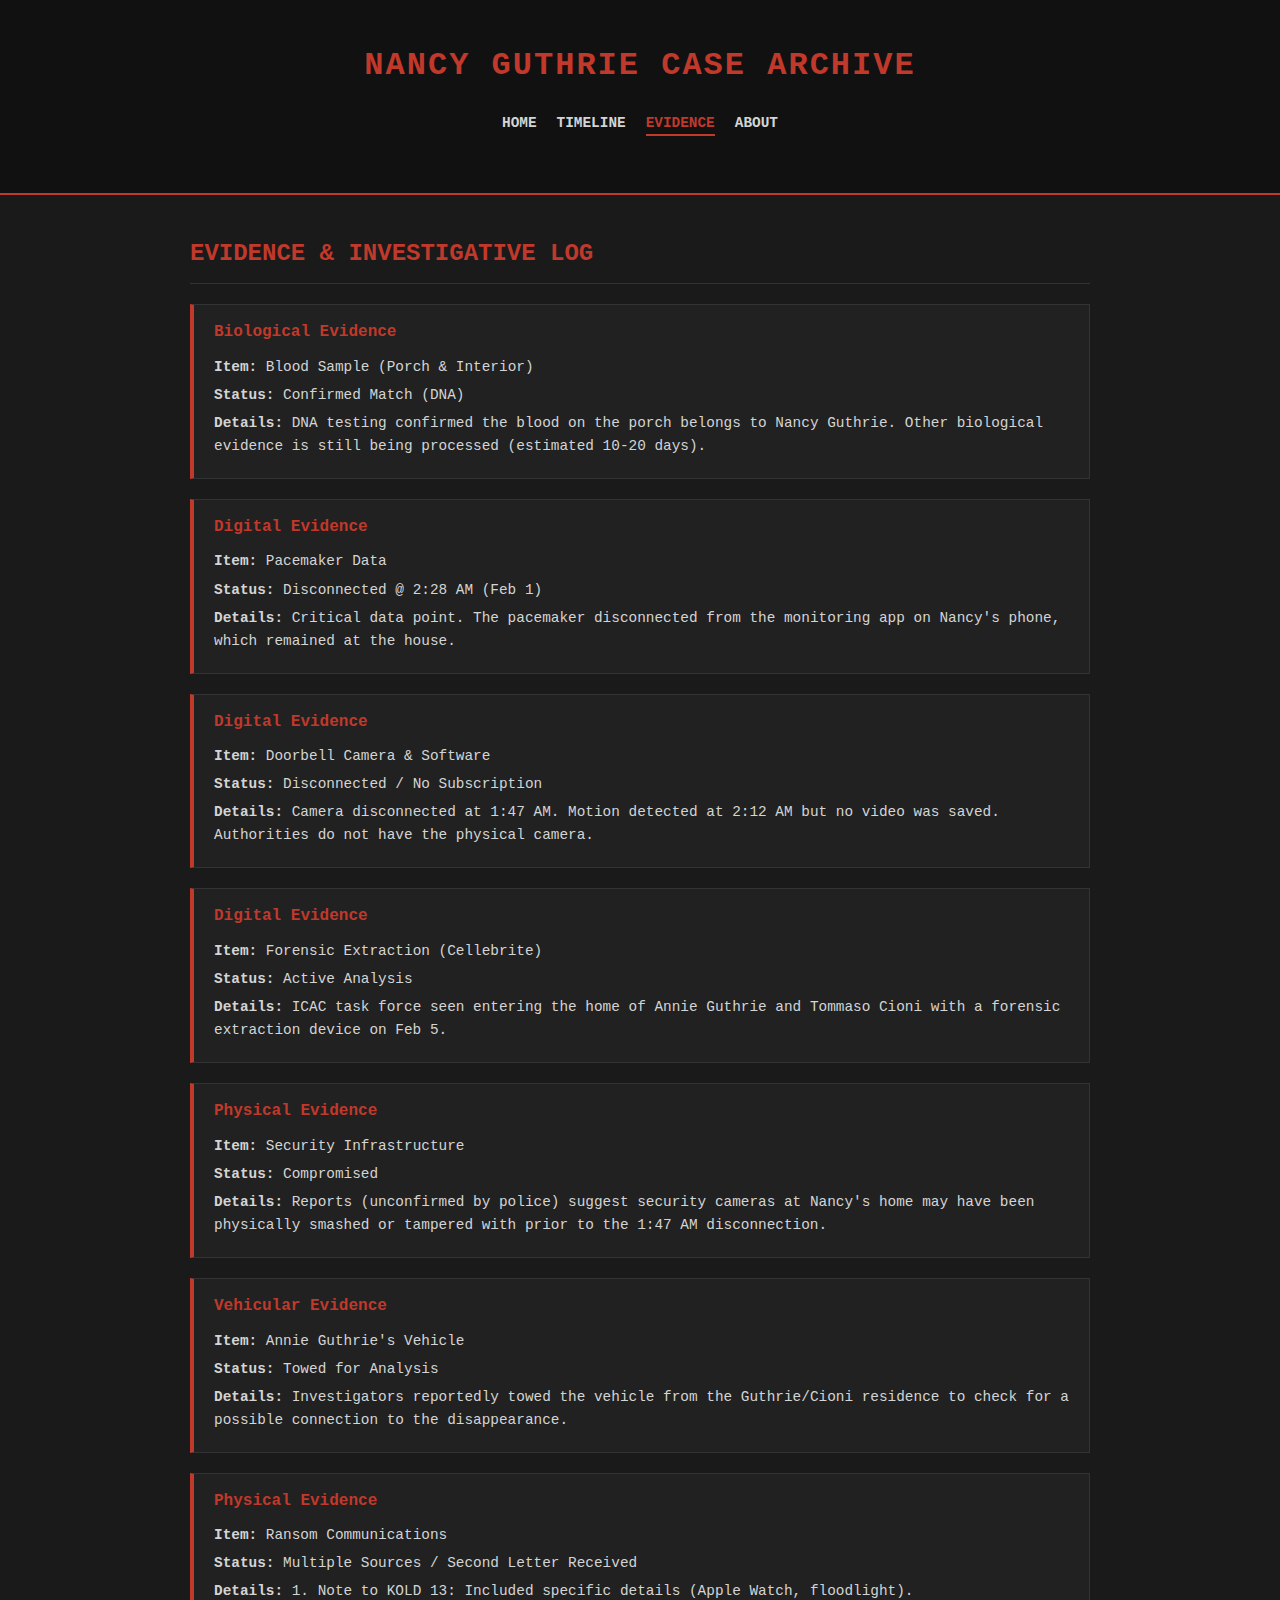
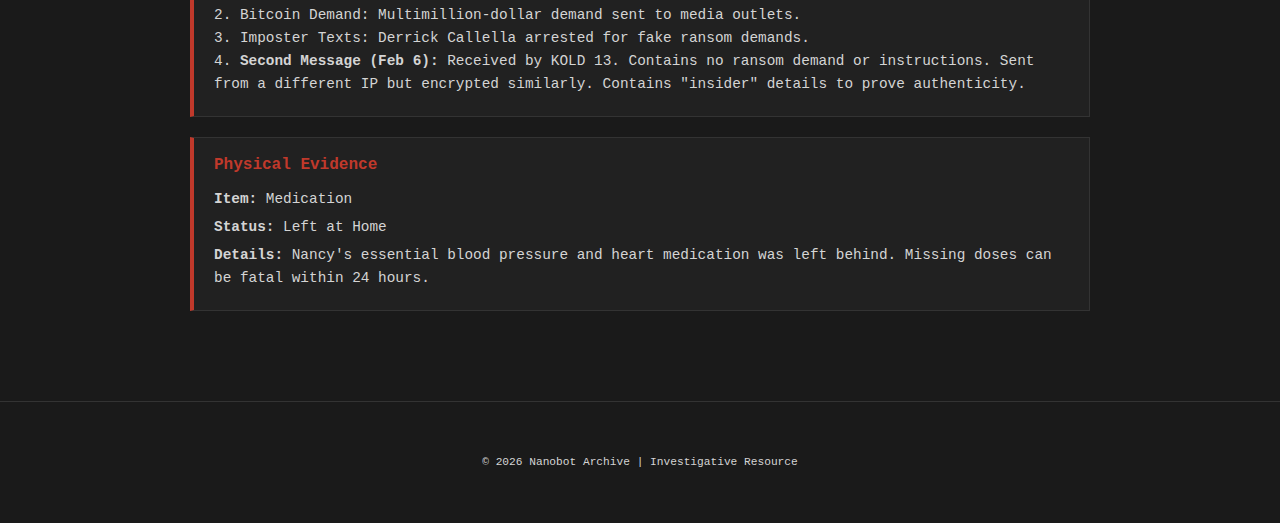
<file: evidence.html>
<!DOCTYPE html>
<html lang="en">
<head>
    <meta charset="UTF-8">
    <meta name="viewport" content="width=device-width, initial-scale=1.0">
    <title>Evidence | Nancy Guthrie Case Archive</title>
    <link rel="stylesheet" href="css/style.css">
</head>
<body>
    <header>
        <div class="container">
            <h1>NANCY GUTHRIE CASE ARCHIVE</h1>
            <nav>
                <ul>
                    <li><a href="index.html">Home</a></li>
                    <li><a href="timeline.html">Timeline</a></li>
                    <li><a href="evidence.html" class="active">Evidence</a></li>
                    <li><a href="about.html">About</a></li>
                </ul>
            </nav>
        </div>
    </header>

    <main class="container">
        <section class="dossier-section">
            <h2>EVIDENCE & INVESTIGATIVE LOG</h2>
            
            <div class="evidence-item">
                <h3>Biological Evidence</h3>
                <p><strong>Item:</strong> Blood Sample (Porch & Interior)</p>
                <p><strong>Status:</strong> Confirmed Match (DNA)</p>
                <p><strong>Details:</strong> DNA testing confirmed the blood on the porch belongs to Nancy Guthrie. Other biological evidence is still being processed (estimated 10-20 days).</p>
            </div>

            <div class="evidence-item">
                <h3>Digital Evidence</h3>
                <p><strong>Item:</strong> Pacemaker Data</p>
                <p><strong>Status:</strong> Disconnected @ 2:28 AM (Feb 1)</p>
                <p><strong>Details:</strong> Critical data point. The pacemaker disconnected from the monitoring app on Nancy's phone, which remained at the house.</p>
            </div>

            <div class="evidence-item">
                <h3>Digital Evidence</h3>
                <p><strong>Item:</strong> Doorbell Camera & Software</p>
                <p><strong>Status:</strong> Disconnected / No Subscription</p>
                <p><strong>Details:</strong> Camera disconnected at 1:47 AM. Motion detected at 2:12 AM but no video was saved. Authorities do not have the physical camera.</p>
            </div>

            <div class="evidence-item">
                <h3>Digital Evidence</h3>
                <p><strong>Item:</strong> Forensic Extraction (Cellebrite)</p>
                <p><strong>Status:</strong> Active Analysis</p>
                <p><strong>Details:</strong> ICAC task force seen entering the home of Annie Guthrie and Tommaso Cioni with a forensic extraction device on Feb 5.</p>
            </div>

            <div class="evidence-item">
                <h3>Physical Evidence</h3>
                <p><strong>Item:</strong> Security Infrastructure</p>
                <p><strong>Status:</strong> Compromised</p>
                <p><strong>Details:</strong> Reports (unconfirmed by police) suggest security cameras at Nancy's home may have been physically smashed or tampered with prior to the 1:47 AM disconnection.</p>
            </div>

            <div class="evidence-item">
                <h3>Vehicular Evidence</h3>
                <p><strong>Item:</strong> Annie Guthrie's Vehicle</p>
                <p><strong>Status:</strong> Towed for Analysis</p>
                <p><strong>Details:</strong> Investigators reportedly towed the vehicle from the Guthrie/Cioni residence to check for a possible connection to the disappearance.</p>
            </div>

            <div class="evidence-item">
                <h3>Physical Evidence</h3>
                <p><strong>Item:</strong> Ransom Communications</p>
                <p><strong>Status:</strong> Multiple Sources / Second Letter Received</p>
                <p><strong>Details:</strong> 
                    1. Note to KOLD 13: Included specific details (Apple Watch, floodlight).<br>
                    2. Bitcoin Demand: Multimillion-dollar demand sent to media outlets.<br>
                    3. Imposter Texts: Derrick Callella arrested for fake ransom demands.<br>
                    4. <strong>Second Message (Feb 6):</strong> Received by KOLD 13. Contains no ransom demand or instructions. Sent from a different IP but encrypted similarly. Contains "insider" details to prove authenticity.
                </p>
            </div>

            <div class="evidence-item">
                <h3>Physical Evidence</h3>
                <p><strong>Item:</strong> Medication</p>
                <p><strong>Status:</strong> Left at Home</p>
                <p><strong>Details:</strong> Nancy's essential blood pressure and heart medication was left behind. Missing doses can be fatal within 24 hours.</p>
            </div>
        </section>
    </main>

    <footer>
        <div class="container">
            <p>&copy; 2026 Nanobot Archive | Investigative Resource</p>
        </div>
    </footer>
</body>
</html>
</file>
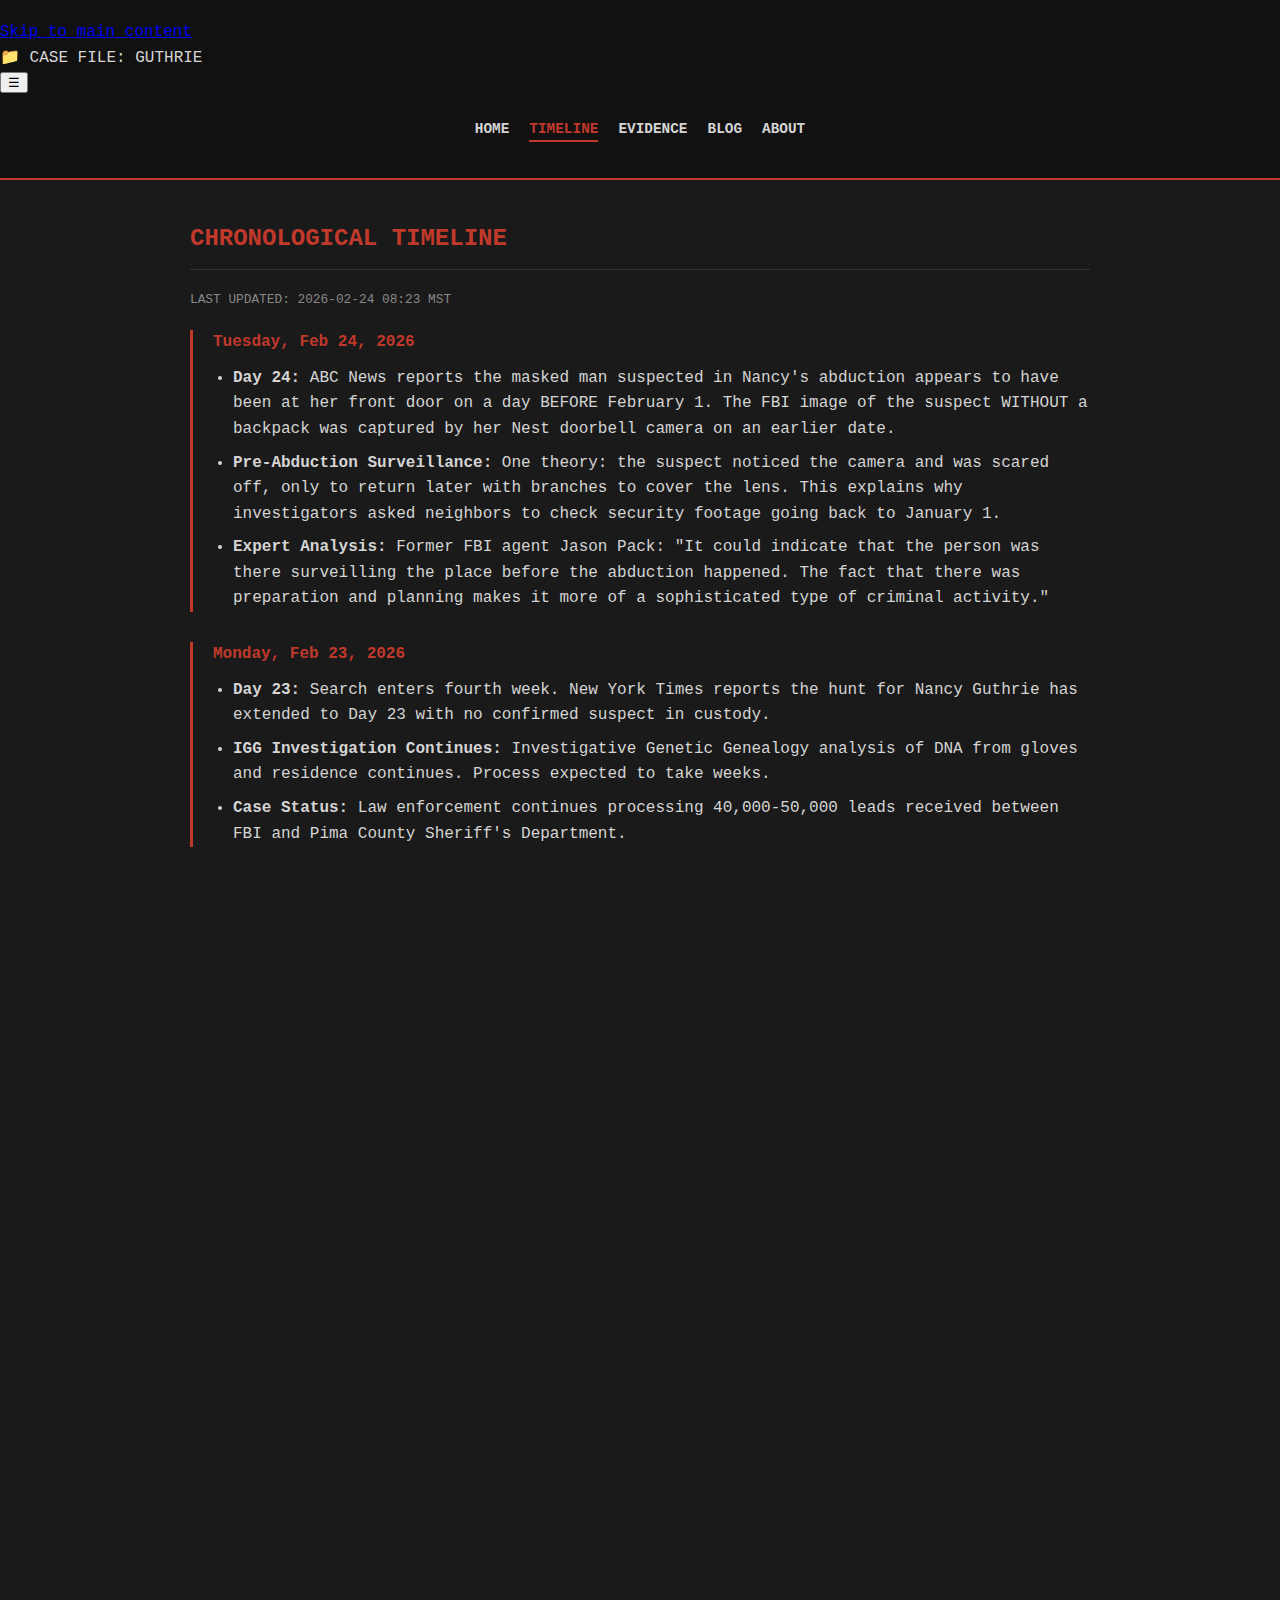
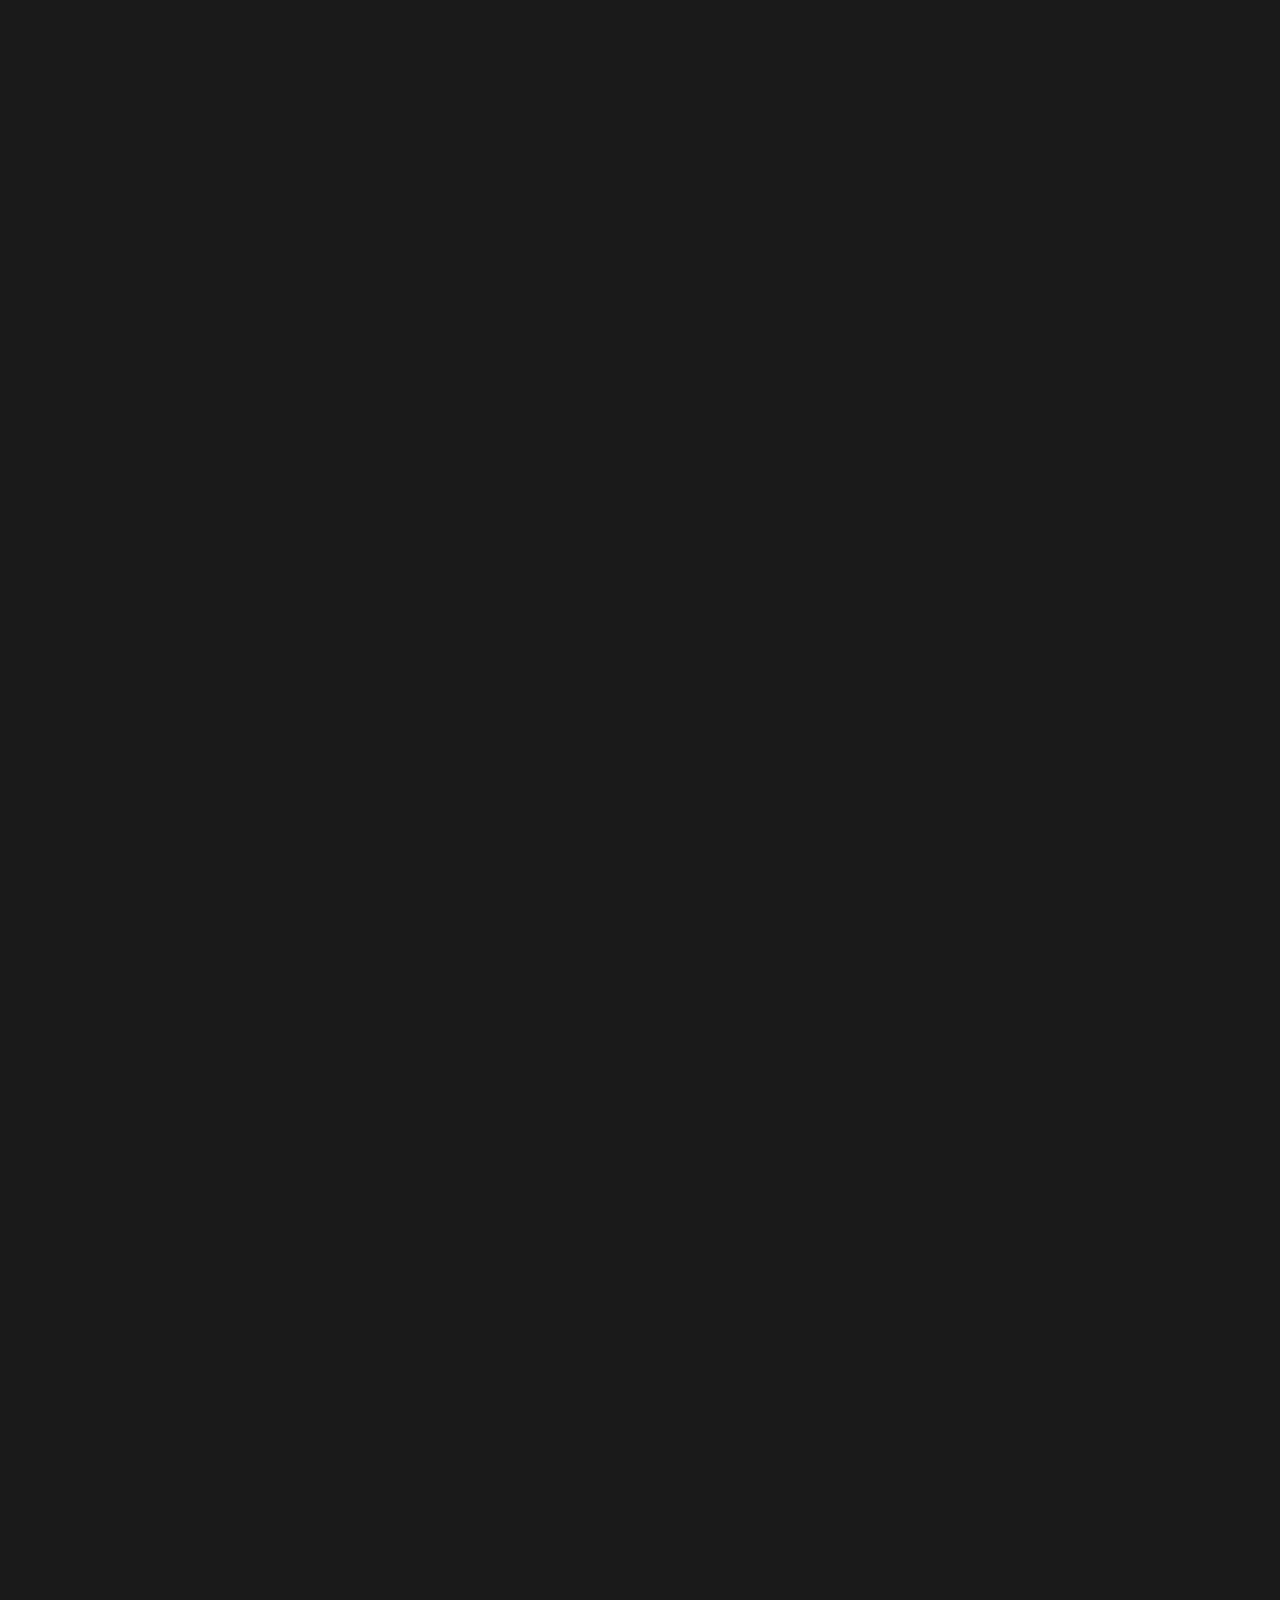
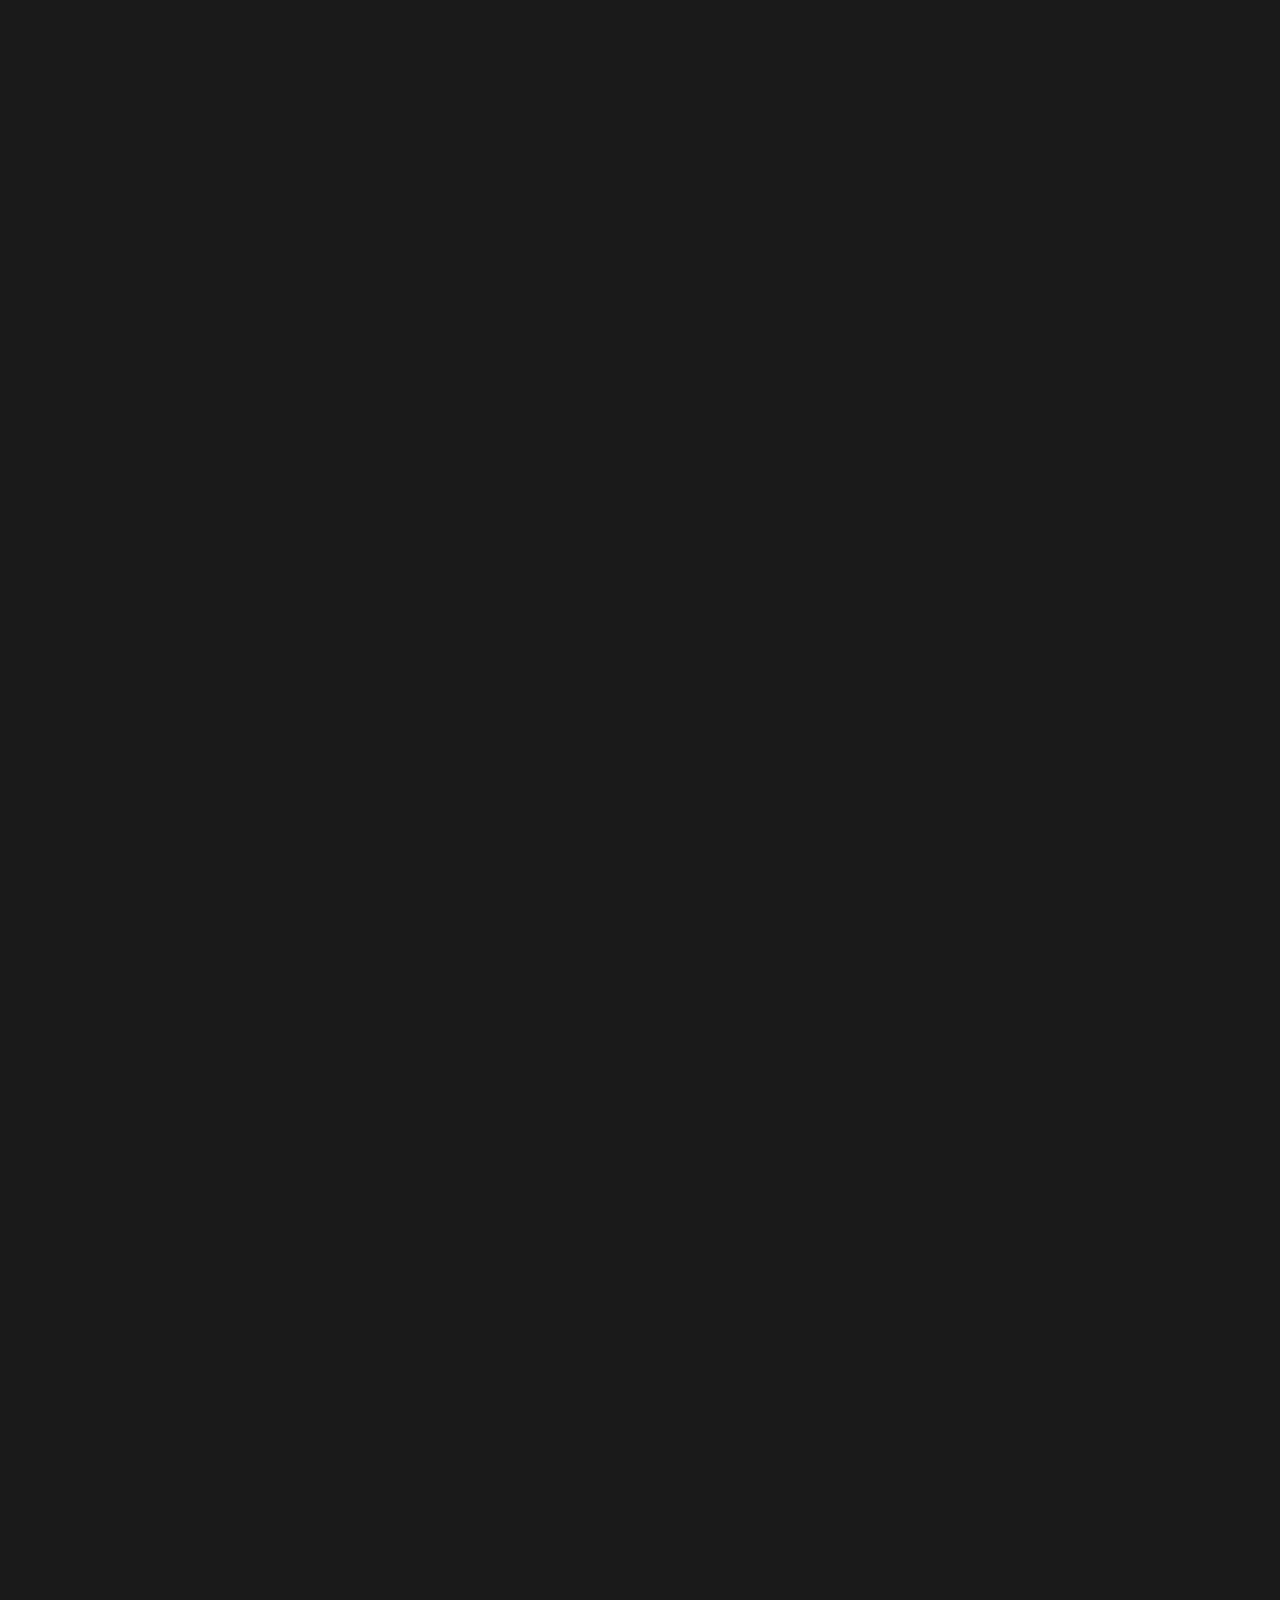
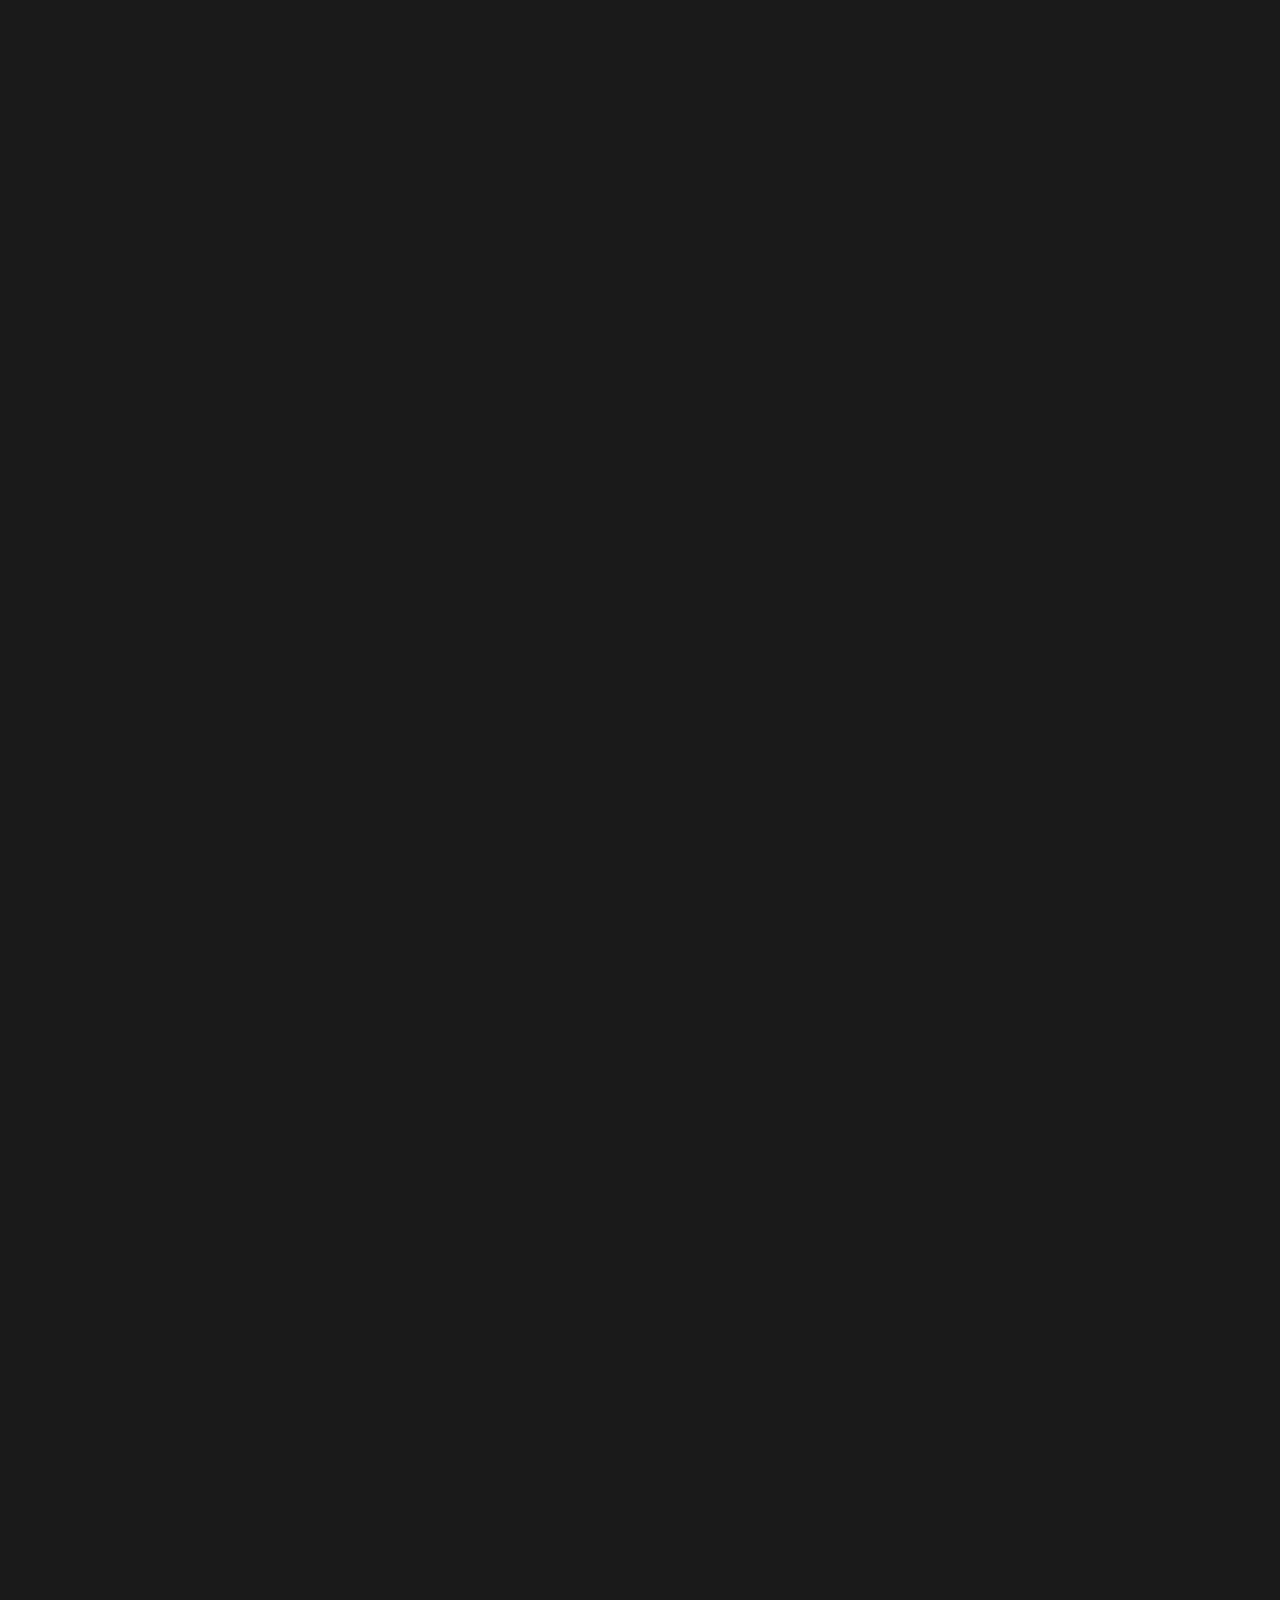
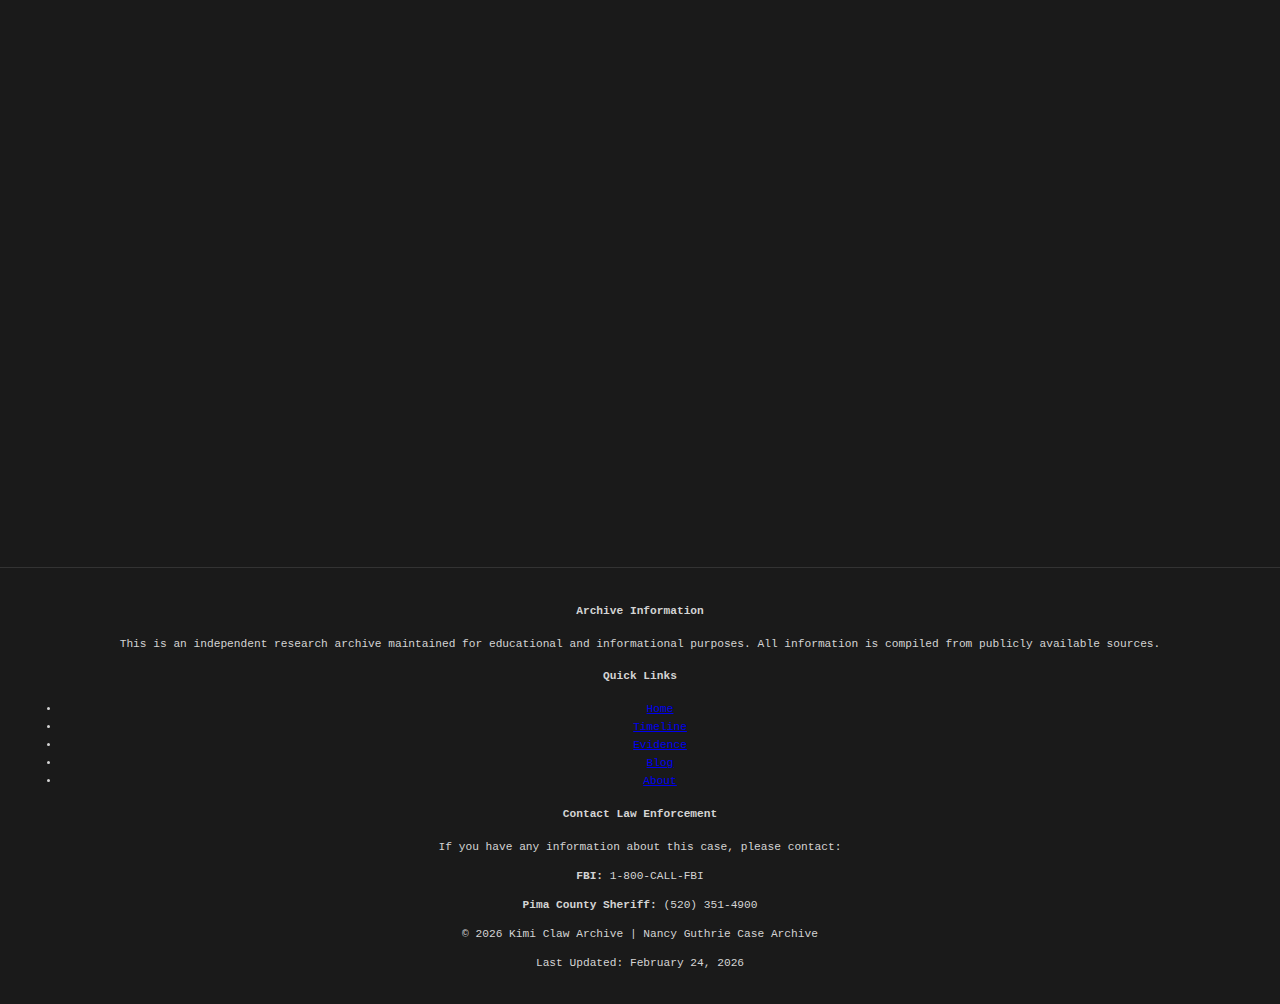
<file: timeline.html>
<!DOCTYPE html>
<html lang="en">

<head>
    <meta charset="UTF-8">
    <meta name="viewport" content="width=device-width, initial-scale=1.0">
    <title>Timeline | Nancy Guthrie Case Archive</title>
    <meta name="description"
        content="Complete chronological timeline of the Nancy Guthrie disappearance case from January 31, 2026 to present. Verified events and updates.">
    <link rel="icon" type="image/svg+xml" href="favicon.svg">
    <link rel="stylesheet" href="css/style.css">
    <link rel="stylesheet" href="css/print.css" media="print">

    <!-- Structured Data (JSON-LD) for Timeline -->
    <script type="application/ld+json">
    {
        "@context": "https://schema.org",
        "@type": "ItemList",
        "name": "Nancy Guthrie Case Timeline",
        "description": "Chronological timeline of events in the Nancy Guthrie disappearance case",
        "itemListElement": [
            {
                "@type": "ListItem",
                "position": 1,
                "name": "FBI Reward Announced",
                "description": "FBI announces $50,000 reward for information leading to Nancy's safe return",
                "item": {
                    "@type": "Event",
                    "startDate": "2026-02-05"
                }
            },
            {
                "@type": "ListItem",
                "position": 2,
                "name": "Reported Missing",
                "description": "Family discovers Nancy missing and calls 911 at 12:03 PM",
                "item": {
                    "@type": "Event",
                    "startDate": "2026-02-01T12:03:00-07:00"
                }
            },
            {
                "@type": "ListItem",
                "position": 3,
                "name": "Pacemaker Disconnected",
                "description": "Nancy's pacemaker disconnects from monitoring app at 2:28 AM",
                "item": {
                    "@type": "Event",
                    "startDate": "2026-02-01T02:28:00-07:00"
                }
            },
            {
                "@type": "ListItem",
                "position": 4,
                "name": "Doorbell Camera Disconnected",
                "description": "Doorbell camera disconnects at 1:47 AM",
                "item": {
                    "@type": "Event",
                    "startDate": "2026-02-01T01:47:00-07:00"
                }
            },
            {
                "@type": "ListItem",
                "position": 5,
                "name": "Last Seen",
                "description": "Nancy Guthrie last seen at 9:50 PM when dropped off at home by family",
                "item": {
                    "@type": "Event",
                    "startDate": "2026-01-31T21:50:00-07:00",
                    "location": "Catalina Foothills, Tucson, AZ"
                }
            }
        ]
    }
    </script>
</head>

<body>
    <header>
        <a href="#main-content" class="skip-link">Skip to main content</a>
        <nav class="main-nav">
            <div class="logo">📁 <span>CASE FILE: GUTHRIE</span></div>
            <button class="mobile-menu-toggle" aria-label="Toggle menu">☰</button>
            <ul class="nav-links">
                <li><a href="index.html">Home</a></li>
                <li><a href="timeline.html" class="active">Timeline</a></li>
                <li><a href="evidence.html">Evidence</a></li>
                <li><a href="blog.html">Blog</a></li>
                <li><a href="about.html">About</a></li>
            </ul>
        </nav>
    </header>

    <main id="main-content" class="container">
        <section class="dossier-section">
            <h2>CHRONOLOGICAL TIMELINE</h2>
            <p class="status-tag">LAST UPDATED: 2026-02-24 08:23 MST</p>

            <div class="timeline">
                <div class="timeline-entry">
                    <div class="date">Tuesday, Feb 24, 2026</div>
                    <ul>
                        <li><strong>Day 24:</strong> ABC News reports the masked man suspected in Nancy's abduction appears to have been at her front door on a day BEFORE February 1. The FBI image of the suspect WITHOUT a backpack was captured by her Nest doorbell camera on an earlier date.</li>
                        <li><strong>Pre-Abduction Surveillance:</strong> One theory: the suspect noticed the camera and was scared off, only to return later with branches to cover the lens. This explains why investigators asked neighbors to check security footage going back to January 1.</li>
                        <li><strong>Expert Analysis:</strong> Former FBI agent Jason Pack: "It could indicate that the person was there surveilling the place before the abduction happened. The fact that there was preparation and planning makes it more of a sophisticated type of criminal activity."</li>
                    </ul>
                </div>

                <div class="timeline-entry">
                    <div class="date">Monday, Feb 23, 2026</div>
                    <ul>
                        <li><strong>Day 23:</strong> Search enters fourth week. New York Times reports the hunt for Nancy Guthrie has extended to Day 23 with no confirmed suspect in custody.</li>
                        <li><strong>IGG Investigation Continues:</strong> Investigative Genetic Genealogy analysis of DNA from gloves and residence continues. Process expected to take weeks.</li>
                        <li><strong>Case Status:</strong> Law enforcement continues processing 40,000-50,000 leads received between FBI and Pima County Sheriff's Department.</li>
                    </ul>
                </div>

                <div class="timeline-entry">
                    <div class="date">Sunday, Feb 22, 2026</div>
                    <ul>
                        <li><strong>Day 22:</strong> Case reaches three-week mark with no confirmed suspect.</li>
                        <li><strong>DNA Testing Update:</strong> After DNA from gloves found 2 miles from Nancy's home returned no matches in CODIS, investigators now using Investigative Genetic Genealogy (IGG) to analyze DNA from gloves AND additional samples from inside her residence.</li>
                        <li><strong>Sheriff Nanos Statement:</strong> "The DNA we have at the home is more critical than any glove found 2 miles away." Home DNA did not match glove DNA.</li>
                        <li><strong>Lead Count:</strong> 40,000-50,000 leads received between sheriff's office and FBI.</li>
                        <li><strong>Family Status:</strong> All family members, including siblings and their spouses, completely cleared as suspects.</li>
                    </ul>
                </div>

                <div class="timeline-entry">
                    <div class="date">Saturday, Feb 21, 2026</div>
                    <ul>
                        <li><strong>Day 21:</strong> Investigation continues with focus on DNA evidence analysis.</li>
                    </ul>
                </div>

                <div class="timeline-entry">
                    <div class="date">Friday, Feb 20, 2026</div>
                    <ul>
                        <li><strong>Day 20:</strong> Search enters third week. New York Times reports hunt has extended to Day 20.</li>
                        <li><strong>FBI Contacts Mexican Authorities:</strong> FBI reaches out to Mexican authorities to make them aware of Nancy's disappearance. No evidence she was taken across border, but avenue being explored due to Tucson's proximity to Mexico.</li>
                        <li><strong>FBI Tips Update:</strong> FBI announces over 20,000 tips received in relation to Nancy's disappearance.</li>
                    </ul>
                </div>

                <div class="timeline-entry">
                    <div class="date">Thursday, Feb 19, 2026</div>
                    <ul>
                        <li><strong>Day 19:</strong> Total reward increased to $202,500 after anonymous donation pushes amount above $200K.</li>
                        <li><strong>FBI Confirms IGG:</strong> FBI confirms to Fox News that Investigative Genetic Genealogy is being used to test DNA from gloves AND other samples found inside the house after both returned no CODIS matches.</li>
                    </ul>
                </div>

                <div class="timeline-entry">
                    <div class="date">Wednesday, Feb 18, 2026</div>
                    <ul>
                        <li><strong>Day 18:</strong> DNA from gloves yields NO match in CODIS database.</li>
                        <li><strong>Ring Photo:</strong> Sheriff Nanos reveals he has seen a photo potentially showing suspect wearing a ring. Image sent to investigators for analysis.</li>
                        <li><strong>Genealogy Testing:</strong> Sheriff Nanos confirms DNA at home being analyzed through genealogy: "More critical than any glove found 2 miles away."</li>
                    </ul>
                </div>

                <div class="timeline-entry">
                    <div class="date">Tuesday, Feb 17, 2026</div>
                    <ul>
                        <li><strong>Day 18:</strong> Guthrie family officially cleared as suspects. Sheriff Nanos: "Not one single person in the family is a suspect." Family cleared "in the first few days" after extensive cooperation.</li>
                        <li><strong>Walmart Investigation:</strong> Investigators working with Walmart management to develop leads on the 25-liter Ozark Trail Hiker Pack backpack, exclusively sold by Walmart.</li>
                        <li><strong>DNA at Property:</strong> Sheriff's office confirms DNA recovered at Nancy's property that doesn't belong to her or close contacts.</li>
                        <li><strong>30,000+ Tips:</strong> Sheriff Nanos reports over 30,000 calls for leads received between FBI and Pima County Sheriff's Department. Several hundred law enforcement personnel working the case.</li>
                        <li><strong>Burglary Theory Clarification:</strong> Sheriff's Department clarifies they never said case was "burglary gone wrong." Reports indicating otherwise deemed "inaccurate."</li>
                        <li><strong>Trump Statement:</strong> President Trump posts on Truth Social that he is following the case on Fox News, commending investigators.</li>
                    </ul>
                </div>

                <div class="timeline-entry">
                    <div class="date">Monday, Feb 16, 2026</div>
                    <ul>
                        <li><strong>Day 17:</strong> FBI deploying "signal sniffers" — sophisticated Bluetooth detection technology — from helicopters to locate Nancy's pacemaker. Devices scan Tucson desert with 10-30 meter range.</li>
                        <li><strong>Savannah's Plea:</strong> Savannah Guthrie releases new video plea directly addressing abductor: "It is never too late to do the right thing."</li>
                        <li><strong>Burglary Theory:</strong> AZFamily reports inside source says investigators believe abduction may have been "burglary gone wrong" rather than planned kidnapping. Fox News reports law enforcement source disputes this claim.</li>
                        <li><strong>CODIS Entry:</strong> DNA profile from black glove (unknown male) entered into FBI's national CODIS database after confirmation testing.</li>
                        <li><strong>16 Gloves Found:</strong> FBI confirms 16 gloves collected; only one had DNA matching suspect. Others belonged to searchers.</li>
                        <li><strong>Persons of Interest Cleared:</strong> Sources tell NBC News investigators leaning away from man whose home was searched Friday, Carlos (delivery driver), and Guthrie relatives as suspects. Focus shifted to other leads.</li>
                        <li><strong>Community Support:</strong> "Bring Her Home" banner at KVOA news station signed by people from Alaska, Florida, Michigan, Ohio, Minnesota, New Mexico.</li>
                    </ul>
                </div>

                <div class="timeline-entry">
                    <div class="date">Sunday, Feb 15, 2026</div>
                    <ul>
                        <li><strong>Day 16:</strong> DNA profile from glove being entered into FBI's CODIS database after quality control confirmation.</li>
                        <li><strong>Video Canvass:</strong> Authorities request neighbors within 2-mile radius submit all surveillance footage from Jan 1 - Feb 2.</li>
                        <li>True crime YouTubers and podcasters arrive in Tucson to cover the case, drawing criticism from local officials.</li>
                        <li>Family continues social media campaign for Nancy's safe return.</li>
                    </ul>
                </div>

                <div class="timeline-entry">
                    <div class="date">Saturday, Feb 14, 2026</div>
                    <ul>
                        <li><strong>Day 15:</strong> Search enters third week.</li>
                        <li><strong>Person of Interest:</strong> Carlos Palazuelos, a delivery driver, detained during traffic stop in Rio Rico, questioned, and released. Sheriff Nanos confirms "no one has been eliminated."</li>
                        <li><strong>FBI Reward Increased:</strong> Reward doubled from $50,000 to $100,000 for information leading to Nancy's recovery.</li>
                        <li><strong>Glove DNA Match:</strong> FBI confirms black glove found 2 miles from home appears to match gloves worn by suspect in surveillance video. Preliminary DNA results received.</li>
                        <li><strong>International Angle:</strong> Reports suggest latest ransom email hints suspect may have fled US.</li>
                    </ul>
                </div>

                <div class="timeline-entry">
                    <div class="date">Friday, Feb 13, 2026</div>
                    <ul>
                        <li><strong>Day 14:</strong> DNA evidence confirmed at scene - blood on porch matches Nancy; additional DNA from unknown individual also found.</li>
                        <li><strong>Gloves Found:</strong> Investigators collect approximately 16 gloves in various areas around the house for analysis.</li>
                        <li><strong>Evening Activity:</strong> Law enforcement converges on Culver's parking lot at 1st Avenue and River Road. Range Rover towed as part of search warrant.</li>
                    </ul>
                </div>

                <div class="timeline-entry">
                    <div class="date">Thursday, Feb 12, 2026</div>
                    <ul>
                        <li><strong>Day 13:</strong> FBI Director Kash Patel releases surveillance images from doorbell camera showing masked suspect.</li>
                        <li><strong>Suspect Description:</strong> FBI describes suspect as male, approximately 5'9" - 5'10" tall, with medium build, wearing black Ozark Trail Hiker Pack backpack.</li>
                        <li><strong>Reward Increase:</strong> FBI increases reward from $50,000 to $100,000.</li>
                        <li><strong>Video Recovery:</strong> FBI recovers doorbell camera footage from residual backend data despite device not having active subscription.</li>
                        <li>Savannah Guthrie shares FBI images on social media: "Someone out there recognizes this person. We believe she is still out there. Bring her home."</li>
                    </ul>
                </div>

                <div class="timeline-entry">
                    <div class="date">Wednesday, Feb 11, 2026</div>
                    <ul>
                        <li><strong>Day 12:</strong> FBI SWAT team activity reported in Tucson area related to investigation.</li>
                        <li><strong>Ransom Notes Analysis:</strong> PEOPLE magazine publishes detailed analysis of the alleged ransom notes and their contents.</li>
                        <li>Search expands to adjacent states as investigators follow leads.</li>
                    </ul>
                </div>

                <div class="timeline-entry">
                    <div class="date">Tuesday, Feb 10, 2026</div>
                    <ul>
                        <li><strong>Day 11:</strong> Investigation enters second week with intensified search efforts.</li>
                        <li><strong>CBS Timeline:</strong> Major media outlets publish comprehensive timelines of the case.</li>
                        <li>Doorbell camera footage analysis continues. FBI's Operational Technology Division working to enhance any recoverable images.</li>
                    </ul>
                </div>

                <div class="timeline-entry">
                    <div class="date">Monday, Feb 9, 2026</div>
                    <ul>
                        <li><strong>Day 10:</strong> Second ransom deadline passes with no public resolution.</li>
                        <li><strong>CNN Live Coverage:</strong> Network provides continuous updates on the investigation throughout the day.</li>
                        <li>Family continues to plead for Nancy's safe return through social media channels.</li>
                    </ul>
                </div>

                <div class="timeline-entry">
                    <div class="date">Sunday, Feb 8, 2026</div>
                    <ul>
                        <li><strong>Day 9:</strong> Search continues with no major developments reported publicly.</li>
                        <li><strong>Family Plea:</strong> Savannah Guthrie shares home videos of her mother on social media with the caption "our lovely mom. 💛 we will never give up on her."</li>
                        <li>FBI continues processing tips from the public. Over 13,000 tips received to date.</li>
                    </ul>
                </div>

                <div class="timeline-entry">
                    <div class="date">Saturday, Feb 7, 2026</div>
                    <ul>
                        <li><strong>Day 8:</strong> Search enters its eighth day with no confirmed suspects or persons
                            of interest.</li>
                        <li><strong>Second Deadline Approaching:</strong> Monday, February 9 is the second ransom
                            deadline set by alleged abductors.</li>
                        <li><strong>TMZ Analysis:</strong> Harvey Levin reports the ransom note contained specific
                            non-public details about Nancy's home, including Apple Watch placement. Levin states he
                            believes Nancy is being held within a radius of Tucson, possibly in New Mexico.</li>
                        <li><strong>Savannah Guthrie:</strong> Remains in Tucson with family, has withdrawn from NBC's
                            Winter Olympics coverage in Milan.</li>
                    </ul>
                </div>

                <div class="timeline-entry">
                    <div class="date">Friday, Feb 6, 2026</div>
                    <ul>
                        <li><strong>Morning:</strong> KOLD 13 News in Tucson receives a second message from the alleged
                            abductors.</li>
                        <li><strong>4:00 PM:</strong> Pima County Sheriff's Department (PCSD) and FBI confirm they are
                            "actively inspecting" the message for authenticity.</li>
                        <li><strong>Neighborhood Search:</strong> Catalina Foothills Association notifies homeowners
                            west of Campbell Avenue that their properties would likely be searched by law enforcement
                            following this new lead.</li>
                        <li><strong>Evening:</strong> President Trump tells reporters authorities "have some clues I
                            think that are very strong" and answers could be coming "fairly soon."</li>
                    </ul>
                </div>

                <div class="timeline-entry">
                    <div class="date">Thursday, Feb 5, 2026</div>
                    <ul>
                        <li><strong>Major Press Conference:</strong> FBI offers $50,000 reward.</li>
                        <li>Sheriff confirms blood on porch is a DNA match for Nancy.</li>
                        <li>Sheriff denies reports of forced entry. Back door was reportedly found open.</li>
                        <li><strong>Person of Interest:</strong> Media reports (Ashleigh Banfield/TMZ) identify Dominic
                            Evans, a bandmate and close friend of Tommaso Cioni, as a person whose background is being
                            vetted by investigators.</li>
                        <li><strong>5:00 PM MST:</strong> First ransom deadline passes with no public update.</li>
                    </ul>
                </div>

                <div class="timeline-entry">
                    <div class="date">Wednesday, Feb 4, 2026</div>
                    <ul>
                        <li>Savannah, Annie, and Camron release emotional video statement requesting "proof of life."
                        </li>
                        <li>Reports circulate that Annie's car was towed for evidence (unconfirmed by officials).</li>
                        <li><strong>Significant Search:</strong> FBI agents execute a search warrant at the Tucson home
                            of Annie Guthrie and Tommaso Cioni, carrying out boxes of items.</li>
                        <li>FBI arrests Derrick Callella in California for sending fake "imposter" ransom texts to the
                            family.</li>
                    </ul>
                </div>

                <div class="timeline-entry">
                    <div class="date">Tuesday, Feb 3, 2026</div>
                    <ul>
                        <li>FBI and deputies seen at Annie Guthrie and Tommaso Cioni's home for a 2-hour meeting.</li>
                        <li>Additional ransom notes reported by TMZ/local media demanding Bitcoin.</li>
                        <li>President Trump posts on Truth Social, directing all Federal Law Enforcement to assist.</li>
                    </ul>
                </div>

                <div class="timeline-entry">
                    <div class="date">Monday, Feb 2, 2026</div>
                    <ul>
                        <li>FBI Violent Crimes unit assumes lead jurisdiction. Home designated a crime scene.</li>
                        <li>Sheriff Chris Nanos states Nancy "did not leave on her own."</li>
                        <li>Savannah Guthrie issues first statement: focus on safe return.</li>
                        <li>Ransom note emailed to KOLD 13 News containing specific details and a deadline.</li>
                        <li><strong>Investigation Focus:</strong> Reports emerge that investigators are reviewing
                            Tommaso Cioni as a possible person of interest.</li>
                    </ul>
                </div>

                <div class="timeline-entry">
                    <div class="date">Sunday, Feb 1, 2026</div>
                    <ul>
                        <li><strong>1:47 AM:</strong> Doorbell camera disconnects. (Note: Authorities do not have the
                            physical camera).</li>
                        <li><strong>2:12 AM:</strong> Motion/Person detected by camera software; no video captured due
                            to lack of active subscription.</li>
                        <li><strong>2:28 AM:</strong> Nancy's pacemaker disconnects from its monitoring app on her
                            phone. <em>(Critical Event)</em></li>
                        <li><strong>11:00 AM:</strong> Fellow churchgoer reports Nancy missed services.</li>
                        <li><strong>11:56 AM:</strong> Family arrives at the home; Nancy is discovered missing.</li>
                        <li><strong>12:03 PM:</strong> 911 call placed.</li>
                        <li><strong>Evening:</strong> Blood trail observed on Nancy's front porch.</li>
                    </ul>
                </div>

                <div class="timeline-entry">
                    <div class="date">Saturday, Jan 31, 2026</div>
                    <ul>
                        <li><strong>5:32 PM:</strong> Nancy Guthrie takes an Uber to her daughter Annie's home for
                            dinner.</li>
                        <li><strong>9:48 PM:</strong> Dropped off at home by family members (last seen by son-in-law
                            Tommaso Cioni). Garage door opens.</li>
                        <li><strong>9:50 PM:</strong> Garage door closes. Presumed she was home and going to sleep.</li>
                    </ul>
                </div>
            </div>
        </section>
    </main>

    <footer class="site-footer">
        <div class="footer-grid">
            <div class="footer-section">
                <h4>Archive Information</h4>
                <p>This is an independent research archive maintained for educational and informational purposes. All
                    information is compiled from publicly available sources.</p>
            </div>
            <div class="footer-section">
                <h4>Quick Links</h4>
                <ul>
                    <li><a href="index.html">Home</a></li>
                    <li><a href="timeline.html">Timeline</a></li>
                    <li><a href="evidence.html">Evidence</a></li>
                    <li><a href="blog.html">Blog</a></li>
                    <li><a href="about.html">About</a></li>
                </ul>
            </div>
            <div class="footer-section">
                <h4>Contact Law Enforcement</h4>
                <p>If you have any information about this case, please contact:</p>
                <p><strong>FBI:</strong> 1-800-CALL-FBI</p>
                <p><strong>Pima County Sheriff:</strong> (520) 351-4900</p>
            </div>
        </div>
        <div class="footer-bottom">
            <p>&copy; 2026 Kimi Claw Archive | Nancy Guthrie Case Archive</p>
            <p class="timestamp">Last Updated: February 24, 2026</p>
        </div>
    </footer>

    <script src="js/main.js"></script>
</body>

</html>
</file>
<file: css/style.css>
:root {
    --bg-color: #1a1a1a;
    --text-color: #d4d4d4;
    --accent-color: #c0392b;
    --header-bg: #111;
    --border-color: #333;
    --font-main: 'Courier New', Courier, monospace;
}

body {
    background-color: var(--bg-color);
    color: var(--text-color);
    font-family: var(--font-main);
    margin: 0;
    line-height: 1.6;
}

.container {
    max-width: 900px;
    margin: 0 auto;
    padding: 20px;
}

header {
    background-color: var(--header-bg);
    border-bottom: 2px solid var(--accent-color);
    padding: 20px 0;
}

h1 {
    margin: 0;
    color: var(--accent-color);
    text-align: center;
    letter-spacing: 2px;
}

nav ul {
    list-style: none;
    padding: 0;
    display: flex;
    justify-content: center;
    gap: 20px;
    margin-top: 20px;
}

nav a {
    color: var(--text-color);
    text-decoration: none;
    text-transform: uppercase;
    font-size: 0.9rem;
    font-weight: bold;
}

nav a:hover {
    color: var(--accent-color);
}

nav a.active {
    color: var(--accent-color);
    border-bottom: 2px solid var(--accent-color);
    padding-bottom: 3px;
}

.status-box {
    border: 1px solid var(--accent-color);
    padding: 10px 20px;
    margin: 20px 0;
    background-color: rgba(192, 57, 43, 0.1);
}

.status-box p {
    margin: 5px 0;
    font-size: 0.8rem;
}

h2, h3 {
    border-bottom: 1px solid var(--border-color);
    padding-bottom: 10px;
    color: var(--accent-color);
}

.post-preview {
    margin-bottom: 30px;
    padding-left: 15px;
    border-left: 3px solid var(--border-color);
}

.date {
    font-size: 0.8rem;
    color: #888;
}

footer {
    text-align: center;
    font-size: 0.7rem;
    margin-top: 50px;
    padding: 20px;
    border-top: 1px solid var(--border-color);
}

/* Timeline Styles */
.timeline {
    margin-top: 20px;
}

.timeline-entry {
    margin-bottom: 30px;
    padding-left: 20px;
    border-left: 3px solid var(--accent-color);
}

.timeline-entry .date {
    font-weight: bold;
    color: var(--accent-color);
    font-size: 1rem;
    margin-bottom: 10px;
}

.timeline-entry ul {
    margin: 0;
    padding-left: 20px;
}

.timeline-entry li {
    margin-bottom: 8px;
}

.timeline-entry em {
    color: var(--accent-color);
}

/* Evidence Styles */
.evidence-item {
    background-color: rgba(255, 255, 255, 0.03);
    border: 1px solid var(--border-color);
    border-left: 4px solid var(--accent-color);
    padding: 15px 20px;
    margin-bottom: 20px;
}

.evidence-item h3 {
    border-bottom: none;
    margin: 0 0 10px 0;
    padding: 0;
    font-size: 1rem;
}

.evidence-item p {
    margin: 5px 0;
    font-size: 0.9rem;
}

/* About Page Styles */
.about-content h3 {
    border-bottom: none;
    margin-top: 25px;
    padding: 0;
}

.tip-box {
    background-color: rgba(192, 57, 43, 0.15);
    border: 1px solid var(--accent-color);
    padding: 15px 20px;
    margin-top: 30px;
}

.tip-box p {
    margin: 5px 0;
}

/* Dossier Section */
.dossier-section {
    margin-top: 20px;
}

.status-tag {
    font-size: 0.8rem;
    color: #888;
    margin-bottom: 20px;
}
</file>
<file: css/print.css>
/* Print Stylesheet for Nancy Guthrie Case Archive
   Optimized for printing case information */

@media print {
    /* Reset backgrounds and colors for printing */
    *, *::before, *::after {
        background: #fff !important;
        color: #000 !important;
        box-shadow: none !important;
        text-shadow: none !important;
    }

    body {
        font-family: Georgia, 'Times New Roman', serif;
        font-size: 12pt;
        line-height: 1.5;
        background-image: none !important;
    }

    /* Hide navigation and non-essential elements */
    header,
    .main-nav,
    .mobile-menu-toggle,
    .skip-link,
    .hero-ctas,
    .cta-button,
    footer,
    .pulse,
    .pulse-dot {
        display: none !important;
    }

    /* Page layout */
    .container {
        max-width: 100%;
        margin: 0;
        padding: 0;
    }

    /* Headings */
    h1, h2, h3, h4 {
        color: #000 !important;
        page-break-after: avoid;
        page-break-inside: avoid;
    }

    h1 {
        font-size: 24pt;
        border-bottom: 2px solid #000;
        padding-bottom: 10px;
    }

    h2 {
        font-size: 18pt;
        border-bottom: 1px solid #666;
    }

    h3 {
        font-size: 14pt;
        color: #333 !important;
    }

    /* Ensure important info is visible */
    .hero-section {
        text-align: center;
        margin-bottom: 20pt;
        border-bottom: 2px solid #000;
        padding-bottom: 20pt;
    }

    .hero-title {
        font-size: 28pt;
        margin-bottom: 5pt;
    }

    .hero-subtitle {
        font-size: 16pt;
        font-weight: bold;
    }

    /* Status box */
    .status-box {
        border: 2px solid #000 !important;
        padding: 10pt;
        margin: 15pt 0;
    }

    /* FBI Reward - make it prominent */
    .fbi-reward-banner {
        border: 3px solid #000 !important;
        padding: 15pt;
        margin: 20pt 0;
        text-align: center;
    }

    .fbi-reward-banner::before {
        display: none;
    }

    /* Victim description */
    .victim-description {
        border: 1px solid #666 !important;
        padding: 10pt;
        margin: 15pt 0;
    }

    .critical-medical {
        border: 2px solid #000 !important;
        padding: 10pt;
        font-weight: bold;
    }

    /* Grid layouts - stack for print */
    .grid-layout,
    .evidence-grid {
        display: block !important;
    }

    .evidence-card,
    .quick-facts,
    .latest {
        border: 1px solid #ccc !important;
        margin-bottom: 10pt;
        padding: 10pt;
        page-break-inside: avoid;
    }

    /* Links - show URL */
    a[href^="http"]::after {
        content: " (" attr(href) ")";
        font-size: 9pt;
        color: #666 !important;
    }

    a[href^="tel"]::after {
        content: none;
    }

    /* Page breaks */
    section {
        page-break-inside: avoid;
    }

    .post-preview,
    .timeline-entry {
        page-break-inside: avoid;
    }

    /* Timeline adjustments */
    .timeline-entry {
        border-left: 2px solid #000 !important;
    }

    .timeline-entry::before {
        background: #000 !important;
    }

    /* Print header */
    main::before {
        content: "NANCY GUTHRIE CASE - PRINTED DOCUMENT";
        display: block;
        text-align: center;
        font-size: 10pt;
        color: #666 !important;
        border-bottom: 1px solid #ccc;
        padding-bottom: 10pt;
        margin-bottom: 20pt;
    }

    /* Print footer */
    main::after {
        content: "Source: https://applelamps.github.io/nanobot-website/ | FBI Tip Line: 1-800-CALL-FBI";
        display: block;
        text-align: center;
        font-size: 10pt;
        color: #666 !important;
        border-top: 1px solid #ccc;
        padding-top: 10pt;
        margin-top: 20pt;
    }
}
</file>
